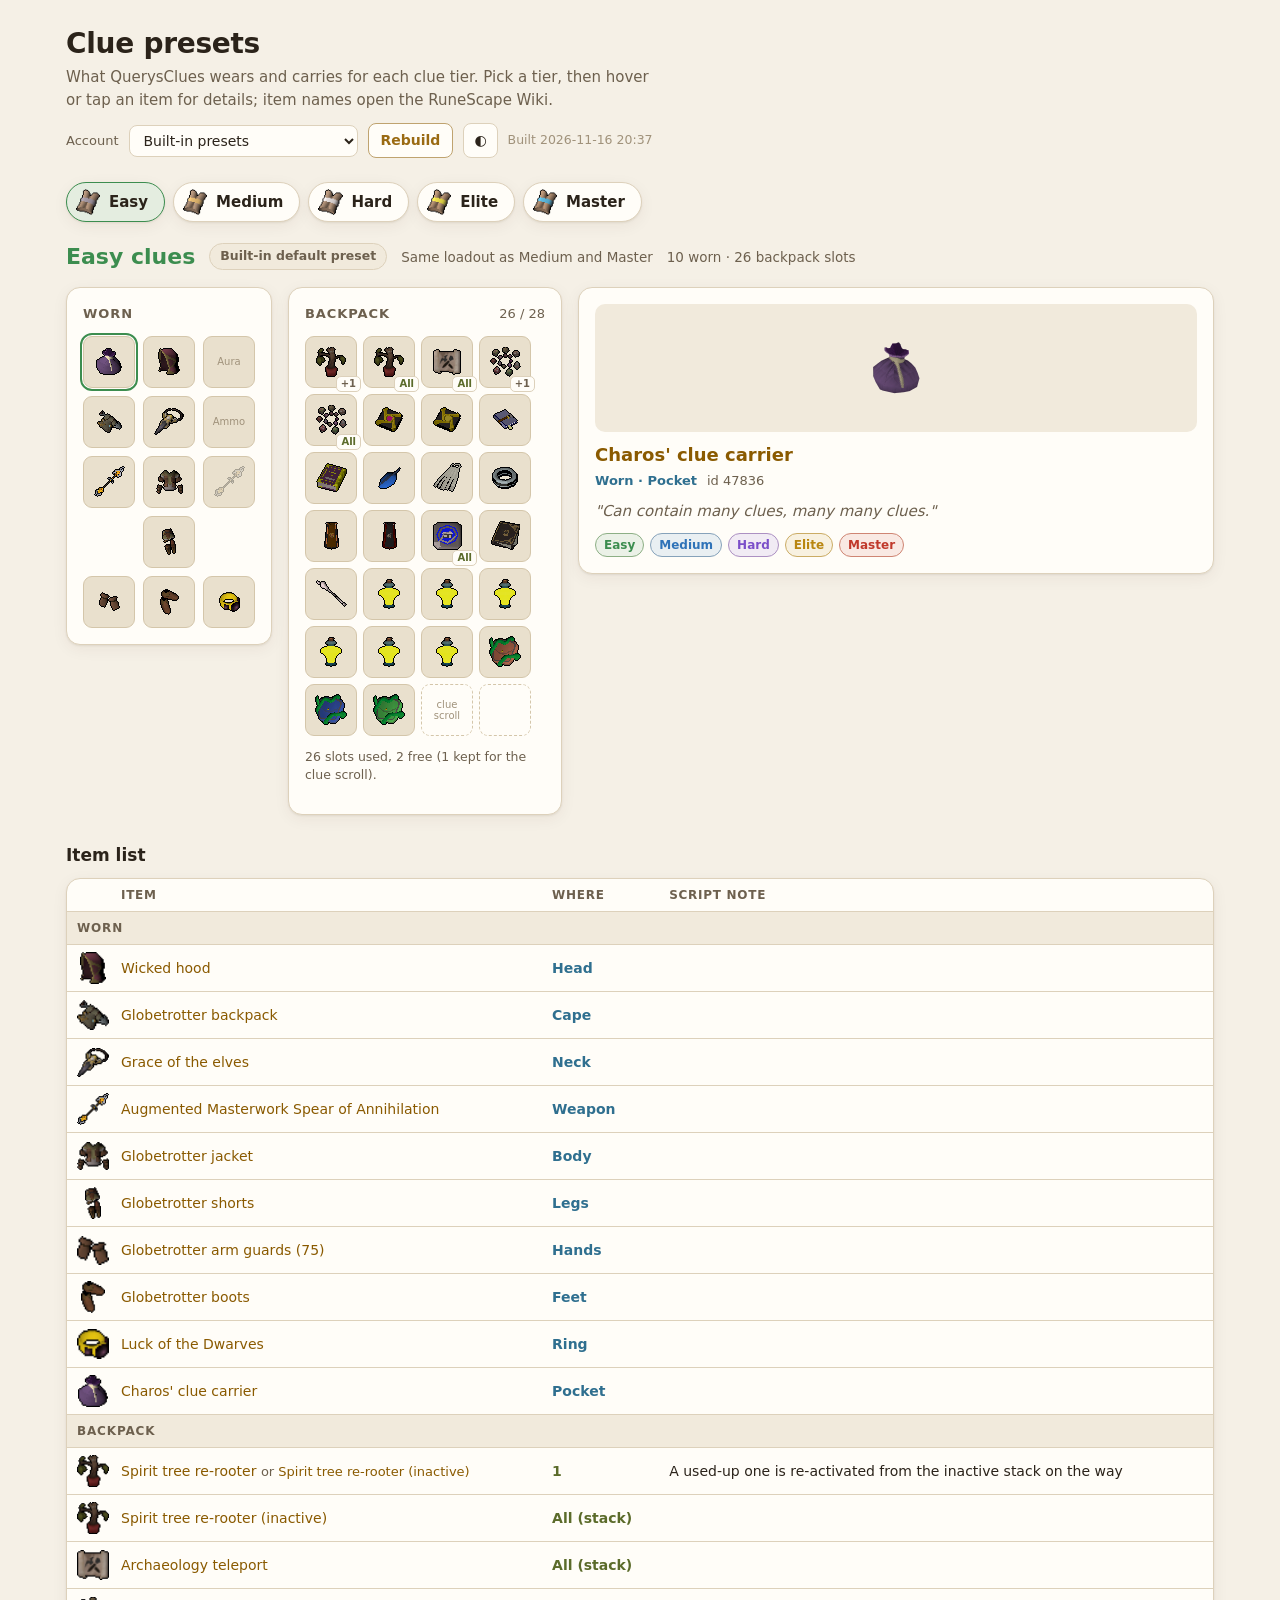
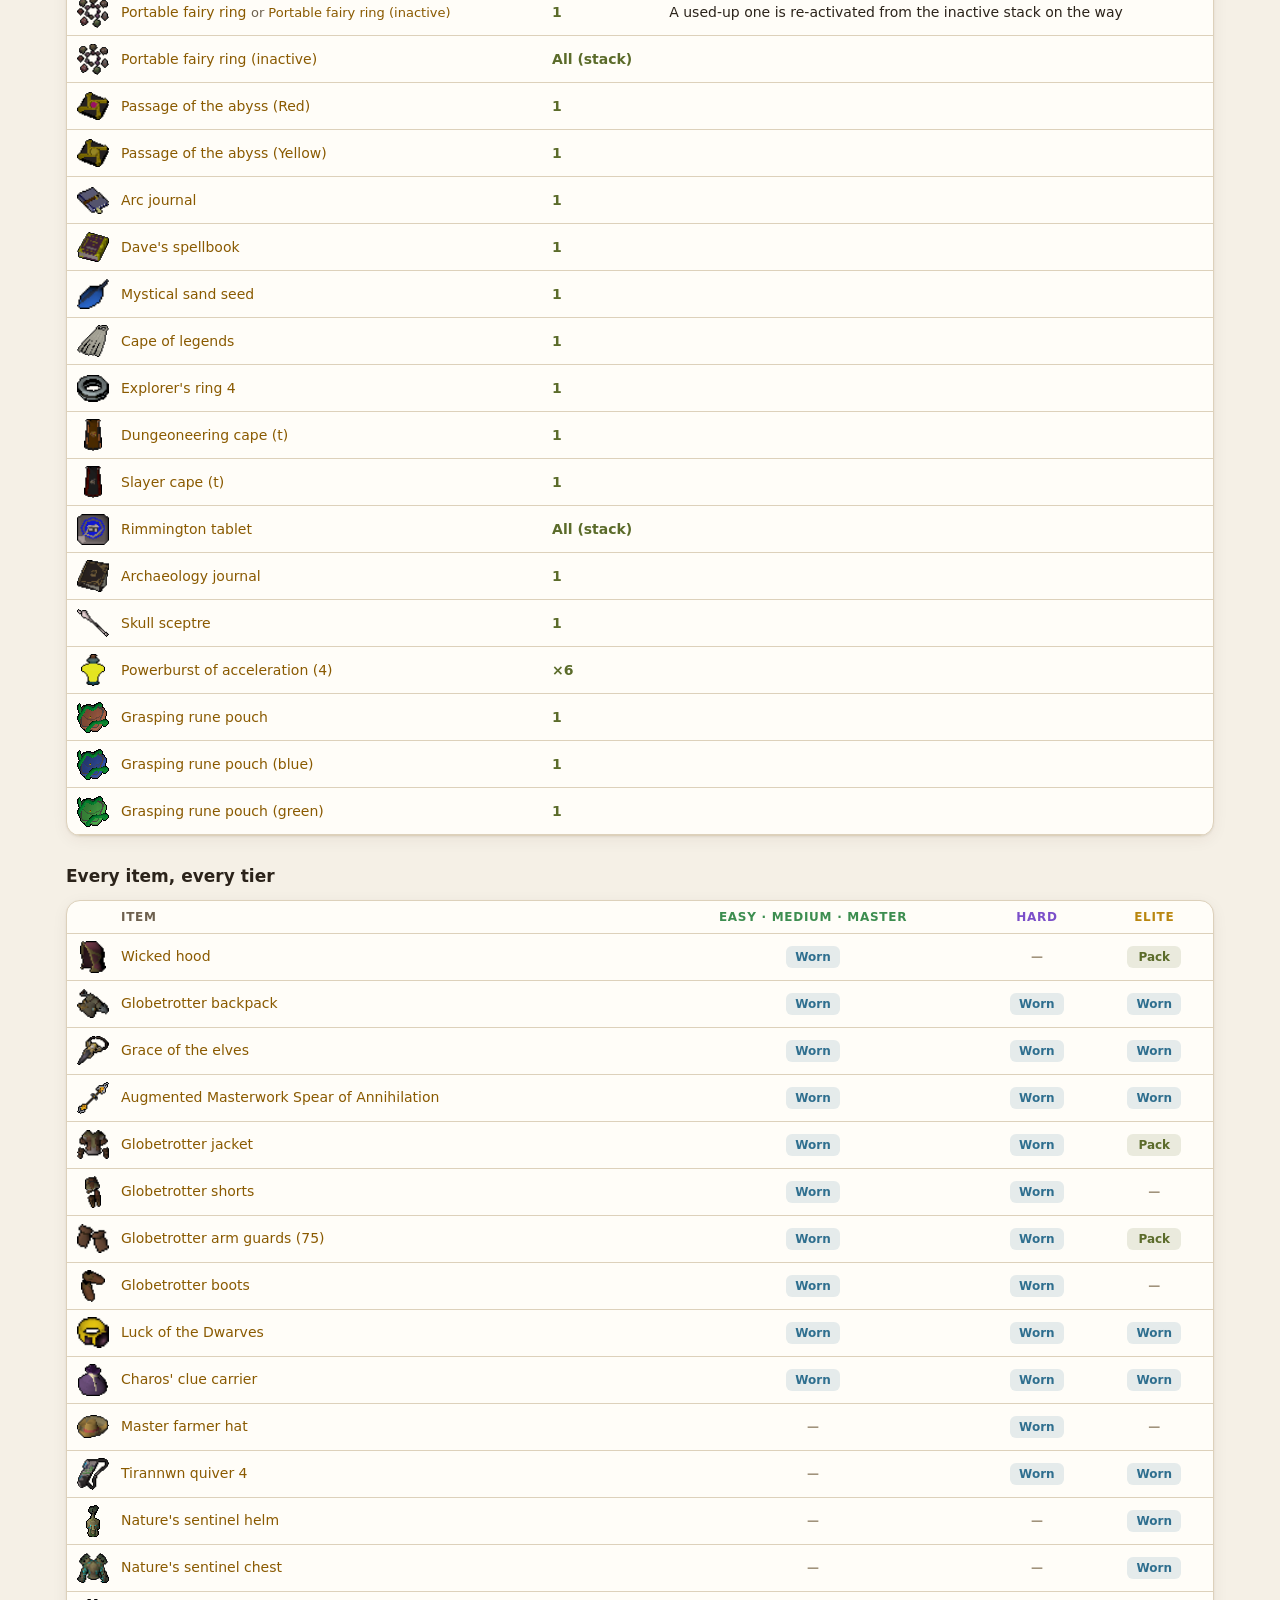
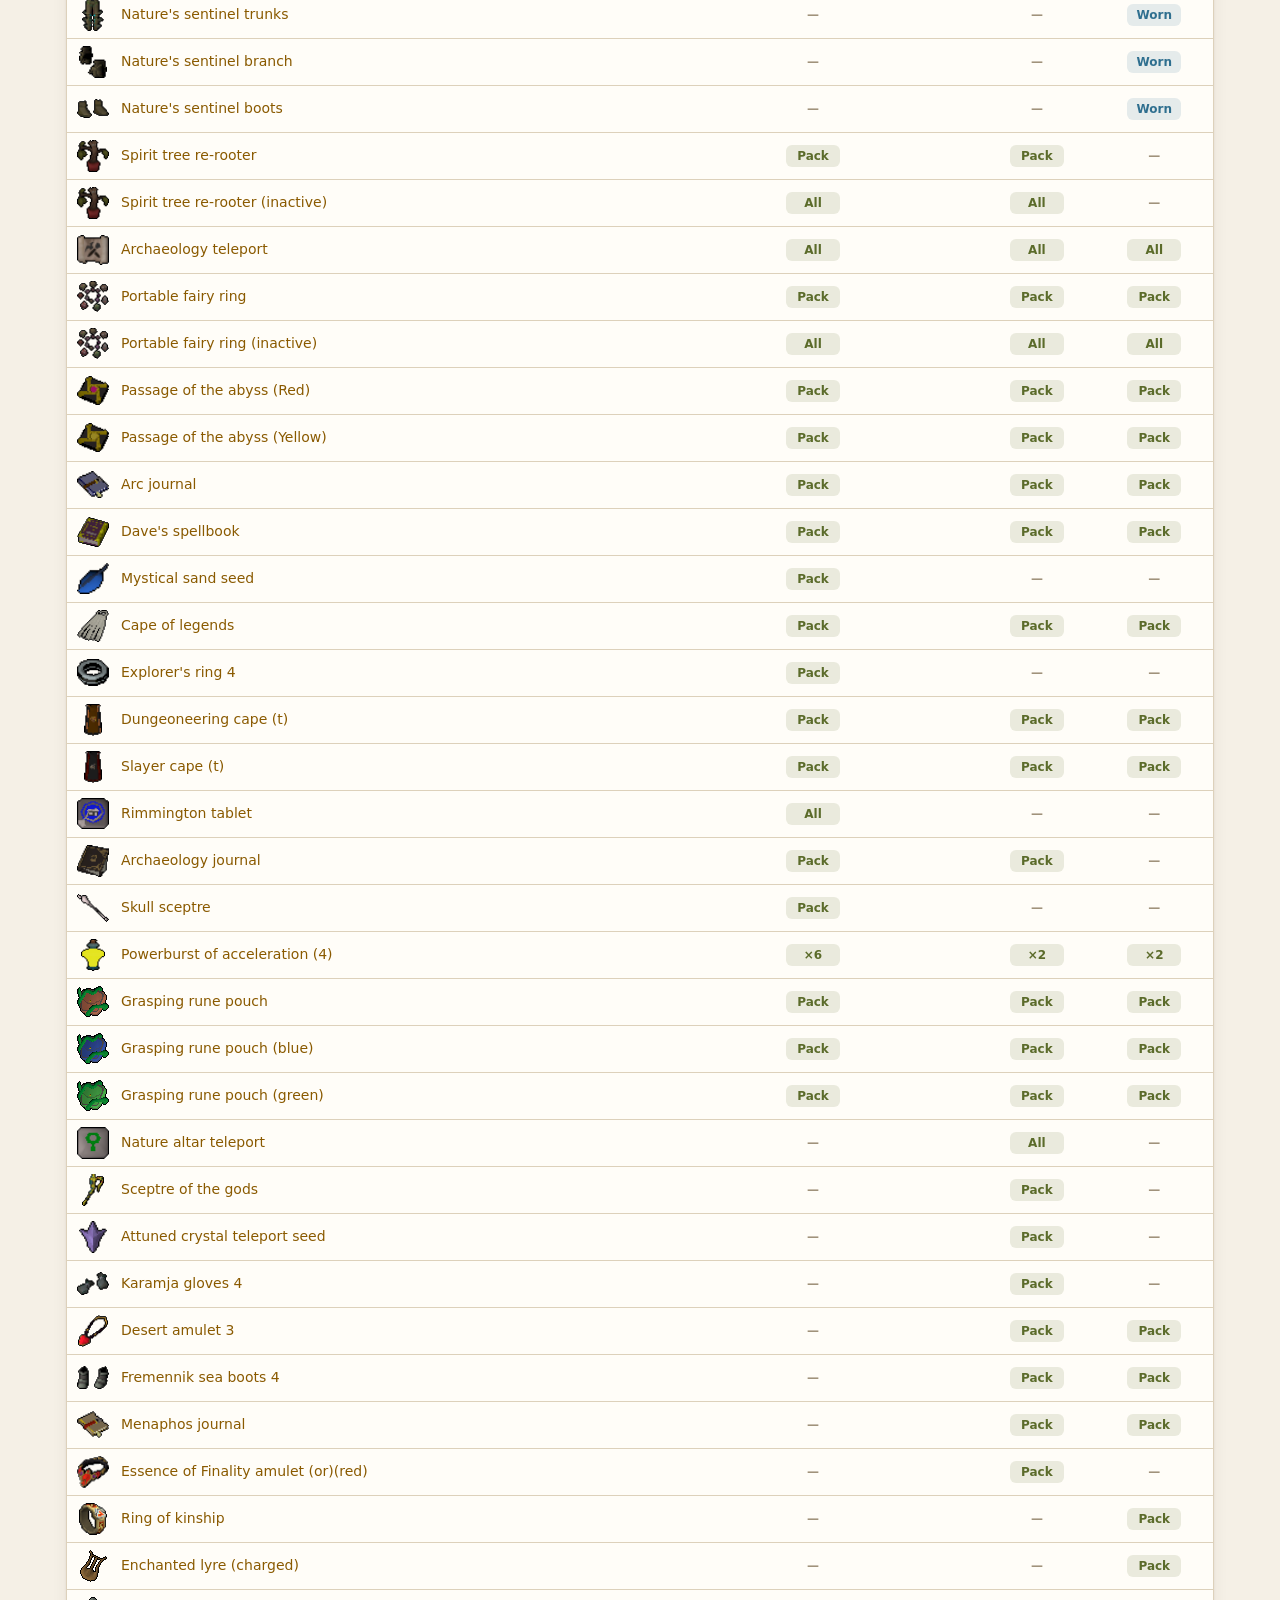
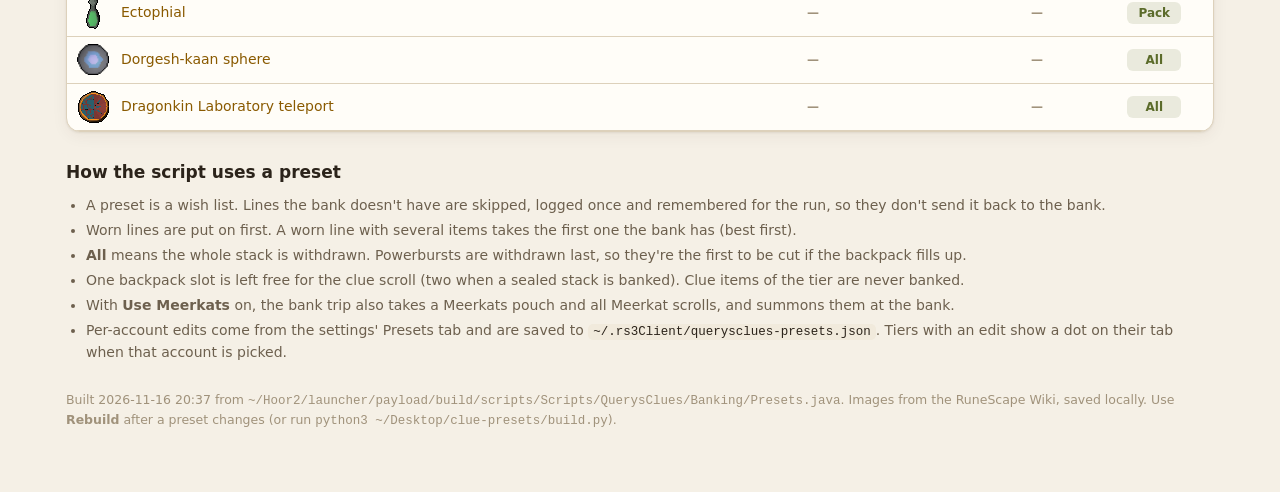
<file: clue-presets/index.html>
<!doctype html>
<html lang="en">
<head>
<meta charset="utf-8">
<meta name="viewport" content="width=device-width, initial-scale=1">
<meta name="app" content="clue-presets">
<title>Clue Presets</title>
<link rel="icon" href="icon.png">
<style>
:root {
  --bg: #f5f0e6;
  --panel: #fffdf8;
  --panel-2: #f1eadc;
  --slot: #e9e0cd;
  --slot-edge: #d4c6aa;
  --border: #ddd1bb;
  --text: #2b231a;
  --muted: #6d604e;
  --faint: #a0927b;
  --accent: #9a6a12;
  --link: #8a5a00;
  --worn: #2f6f8f;
  --pack: #5b6b2a;
  --warn: #a5401c;
  --shadow: 0 1px 2px rgba(60, 40, 10, .08), 0 4px 16px rgba(60, 40, 10, .06);
  --t-easy: #3c8d4f;
  --t-medium: #2f73b8;
  --t-hard: #7b4fc9;
  --t-elite: #b9860f;
  --t-master: #c0392b;
  color-scheme: light;
}
@media (prefers-color-scheme: dark) {
  :root:not([data-theme="light"]) {
    --bg: #15120e;
    --panel: #1e1a15;
    --panel-2: #26211a;
    --slot: #2d261d;
    --slot-edge: #3e3428;
    --border: #3a3127;
    --text: #ece4d4;
    --muted: #b0a28a;
    --faint: #776a57;
    --accent: #e0ad4a;
    --link: #e9b860;
    --worn: #6cb4d6;
    --pack: #a9bf62;
    --warn: #e5794f;
    --shadow: 0 1px 2px rgba(0,0,0,.4), 0 6px 20px rgba(0,0,0,.25);
    --t-easy: #5cc174;
    --t-medium: #5aa2e8;
    --t-hard: #a687ee;
    --t-elite: #e8b636;
    --t-master: #ee6a5a;
    color-scheme: dark;
  }
}
:root[data-theme="dark"] {
  --bg: #15120e; --panel: #1e1a15; --panel-2: #26211a; --slot: #2d261d; --slot-edge: #3e3428;
  --border: #3a3127; --text: #ece4d4; --muted: #b0a28a; --faint: #776a57; --accent: #e0ad4a;
  --link: #e9b860; --worn: #6cb4d6; --pack: #a9bf62; --warn: #e5794f;
  --shadow: 0 1px 2px rgba(0,0,0,.4), 0 6px 20px rgba(0,0,0,.25);
  --t-easy: #5cc174; --t-medium: #5aa2e8; --t-hard: #a687ee; --t-elite: #e8b636; --t-master: #ee6a5a;
  color-scheme: dark;
}

* { box-sizing: border-box; }
html { -webkit-text-size-adjust: 100%; }
body {
  margin: 0; background: var(--bg); color: var(--text);
  font: 15px/1.5 system-ui, -apple-system, "Segoe UI", Roboto, "Noto Sans", sans-serif;
}
a { color: var(--link); text-decoration: none; }
a:hover { text-decoration: underline; }
.wrap { max-width: 1180px; margin: 0 auto; padding: 28px 16px 64px; }

header.top { display: flex; flex-wrap: wrap; gap: 12px 24px; align-items: end; justify-content: space-between; }
h1 { font-size: 28px; line-height: 1.15; margin: 0; letter-spacing: -.01em; }
.sub { color: var(--muted); margin: 6px 0 0; max-width: 62ch; }
.controls { display: flex; gap: 10px; align-items: center; flex-wrap: wrap; }
.controls label { color: var(--muted); font-size: 13px; }
select, .themebtn {
  font: inherit; font-size: 14px; color: var(--text); background: var(--panel);
  border: 1px solid var(--border); border-radius: 8px; padding: 6px 10px;
}
.themebtn { cursor: pointer; }
.rebuild {
  font: inherit; font-size: 14px; font-weight: 600; cursor: pointer;
  color: var(--accent); background: var(--panel); border: 1px solid color-mix(in srgb, var(--accent) 45%, var(--border));
  border-radius: 8px; padding: 6px 12px;
}
.rebuild:hover:not(:disabled) { background: color-mix(in srgb, var(--accent) 12%, var(--panel)); }
.rebuild:disabled { cursor: default; opacity: .55; }
.built { color: var(--faint); font-size: 12.5px; }
.buildlog { margin: 14px 0 0; display: none; }
.buildlog.show { display: block; }
.buildlog pre {
  margin: 8px 0 0; max-height: 260px; overflow: auto; font-size: 12px; line-height: 1.45;
  background: var(--panel); border: 1px solid var(--border); border-radius: 10px; padding: 10px 12px; white-space: pre-wrap;
}
.buildlog .msg { font-size: 14px; font-weight: 600; }
.buildlog.err .msg { color: var(--warn); }

nav.tiers { display: flex; gap: 8px; margin: 24px 0 18px; flex-wrap: wrap; }
.tier-tab {
  --c: var(--accent);
  display: inline-flex; align-items: center; gap: 8px; cursor: pointer;
  font: inherit; font-weight: 600; color: var(--text);
  background: var(--panel); border: 1px solid var(--border); border-radius: 999px;
  padding: 6px 16px 6px 8px; box-shadow: var(--shadow);
  transition: border-color .15s, background .15s;
}
.tier-tab img { width: 26px; height: 26px; object-fit: contain; }
.tier-tab:hover { border-color: var(--c); }
.tier-tab[aria-selected="true"] { border-color: var(--c); background: color-mix(in srgb, var(--c) 14%, var(--panel)); }
.tier-tab .dot { width: 7px; height: 7px; border-radius: 50%; background: var(--c); display: none; }
.tier-tab.edited .dot { display: inline-block; }

.tier-head { display: flex; flex-wrap: wrap; gap: 8px 14px; align-items: center; margin-bottom: 14px; }
.tier-head h2 { margin: 0; font-size: 22px; color: var(--tc); }
.pill {
  font-size: 12.5px; font-weight: 600; padding: 3px 10px; border-radius: 999px;
  background: var(--panel-2); color: var(--muted); border: 1px solid var(--border);
}
.pill.edit { color: var(--warn); border-color: color-mix(in srgb, var(--warn) 40%, var(--border)); }
.stat { color: var(--muted); font-size: 13.5px; }

.board { display: grid; grid-template-columns: auto auto minmax(260px, 1fr); gap: 16px; align-items: start; }
.card {
  background: var(--panel); border: 1px solid var(--border); border-radius: 14px;
  padding: 16px; box-shadow: var(--shadow); min-width: 0;
}
.card h3 { margin: 0 0 12px; font-size: 13px; text-transform: uppercase; letter-spacing: .07em; color: var(--muted); display: flex; justify-content: space-between; gap: 10px; }
.card h3 span { text-transform: none; letter-spacing: 0; font-weight: 500; }

.slot {
  position: relative; width: 52px; height: 52px; border-radius: 9px;
  background: var(--slot); border: 1px solid var(--slot-edge);
  display: grid; place-items: center; padding: 0; cursor: default; font: inherit; color: inherit;
}
button.slot { cursor: pointer; }
button.slot:hover, button.slot:focus-visible, button.slot.sel { outline: 2px solid var(--tc); outline-offset: 1px; }
.slot img { max-width: 40px; max-height: 40px; image-rendering: auto; }
.slot .lbl { font-size: 10px; color: var(--faint); text-align: center; line-height: 1.1; padding: 2px; }
.slot.blocked img { opacity: .28; filter: grayscale(.6); }
.badge {
  position: absolute; font-size: 10px; font-weight: 700; line-height: 1; padding: 2px 4px; border-radius: 5px;
  background: var(--panel); border: 1px solid var(--border); color: var(--text);
}
.badge.tl { top: -5px; left: -5px; }
.badge.br { bottom: -5px; right: -5px; }
.badge.all { color: var(--pack); }
.badge.alt { color: var(--muted); }
.badge.clash { color: var(--warn); }

.equip { display: grid; grid-template-columns: repeat(3, 52px); gap: 8px; justify-content: center; }
.pack { display: grid; grid-template-columns: repeat(4, 52px); gap: 6px; }
.slot.free { background: transparent; border-style: dashed; }
.foot { margin-top: 12px; font-size: 12.5px; color: var(--muted); max-width: 240px; }
.foot.warn { color: var(--warn); }

.detail { position: sticky; top: 16px; }
.detail .art { height: 128px; display: grid; place-items: center; background: var(--panel-2); border-radius: 10px; margin-bottom: 12px; }
.detail .art img { max-height: 112px; max-width: 90%; }
.detail h4 { margin: 0; font-size: 18px; line-height: 1.25; }
.detail .meta { color: var(--muted); font-size: 13px; margin: 4px 0 10px; display: flex; flex-wrap: wrap; gap: 4px 10px; }
.detail .ex { font-style: italic; color: var(--muted); margin: 0 0 10px; }
.detail .note { margin: 0 0 10px; padding: 8px 10px; border-left: 3px solid var(--tc); background: var(--panel-2); border-radius: 0 8px 8px 0; font-size: 14px; }
.detail .alts { font-size: 13.5px; margin: 0 0 10px; }
.detail .tiers { display: flex; gap: 6px; flex-wrap: wrap; }
.detail .hint { color: var(--faint); text-align: center; padding: 40px 0; }
.tchip { font-size: 12px; font-weight: 600; padding: 2px 8px; border-radius: 999px; border: 1px solid var(--border); color: var(--faint); }
.tchip.on { color: var(--c); border-color: color-mix(in srgb, var(--c) 50%, var(--border)); background: color-mix(in srgb, var(--c) 10%, transparent); }
.where { font-weight: 600; }
.where.w { color: var(--worn); }
.where.p { color: var(--pack); }

section.block { margin-top: 28px; }
section.block > h3 { font-size: 17px; margin: 0 0 10px; }
.changes { display: grid; grid-template-columns: repeat(auto-fit, minmax(220px, 1fr)); gap: 12px; }
.changes .card h3 { margin-bottom: 8px; }
.chiprow { display: flex; flex-wrap: wrap; gap: 6px; }
.ichip {
  display: inline-flex; align-items: center; gap: 6px; padding: 3px 9px 3px 4px; border-radius: 8px;
  background: var(--panel-2); border: 1px solid var(--border); font-size: 13px; cursor: pointer; color: var(--text); font-family: inherit;
  text-align: left;
}
.ichip .n { white-space: nowrap; }
.ichip img { width: 22px; height: 22px; object-fit: contain; }
.ichip:hover, .ichip:focus-visible { border-color: var(--tc); outline: none; }
.none { color: var(--faint); font-size: 13.5px; }

table { width: 100%; border-collapse: collapse; font-size: 14px; }
th, td { text-align: left; padding: 7px 10px; border-bottom: 1px solid var(--border); vertical-align: middle; }
th { font-size: 12px; text-transform: uppercase; letter-spacing: .06em; color: var(--muted); font-weight: 600; }
tbody tr:hover { background: var(--panel-2); }
td.ic { width: 44px; padding-right: 0; }
td.ic img { width: 32px; height: 32px; object-fit: contain; display: block; }
td.num { color: var(--muted); font-variant-numeric: tabular-nums; white-space: nowrap; }
td .n { color: var(--muted); font-size: 13px; }
tr.grp td { background: var(--panel-2); font-weight: 700; font-size: 12px; text-transform: uppercase; letter-spacing: .07em; color: var(--muted); }
.tablewrap { overflow-x: auto; background: var(--panel); border: 1px solid var(--border); border-radius: 14px; box-shadow: var(--shadow); }
.matrix td.c { text-align: center; white-space: nowrap; }
.matrix th.c { text-align: center; }
.mk { display: inline-block; min-width: 54px; font-size: 12px; font-weight: 600; padding: 2px 8px; border-radius: 6px; }
.mk.w { color: var(--worn); background: color-mix(in srgb, var(--worn) 12%, transparent); }
.mk.p { color: var(--pack); background: color-mix(in srgb, var(--pack) 13%, transparent); }
.mk.x { color: var(--faint); }
.matrix th .tt { display: block; font-size: 11px; text-transform: none; letter-spacing: 0; color: var(--faint); font-weight: 500; }

.notes { color: var(--muted); font-size: 14px; }
.notes ul { margin: 0; padding-left: 20px; }
.notes li { margin: 4px 0; }
.notes code { font-size: 12.5px; background: var(--panel-2); padding: 1px 5px; border-radius: 5px; color: var(--text); }
footer { margin-top: 28px; color: var(--faint); font-size: 12.5px; }

@media (max-width: 980px) {
  .board { grid-template-columns: auto 1fr; }
  .detail { grid-column: 1 / -1; position: static; }
}
@media (max-width: 620px) {
  .board { grid-template-columns: 1fr; }
  .equip, .pack { justify-content: center; }
  .pack { grid-template-columns: repeat(4, 52px); justify-content: center; }
  .foot { max-width: none; text-align: center; }
  h1 { font-size: 24px; }
  .hide-sm { display: none; }
}
</style>
</head>
<body>
<div class="wrap">
  <header class="top">
    <div>
      <h1>Clue presets</h1>
      <p class="sub">What QuerysClues wears and carries for each clue tier. Pick a tier, then hover or tap an item for details; item names open the RuneScape Wiki.</p>
    </div>
    <div class="controls">
      <label for="acct">Account</label>
      <select id="acct"></select>
      <button class="rebuild" id="rebuild" type="button">Rebuild</button>
      <button class="themebtn" id="theme" type="button" title="Switch light/dark">◐</button>
      <span class="built" id="built"></span>
    </div>
  </header>
  <div class="buildlog" id="buildlog"><span class="msg" id="buildmsg"></span><pre id="buildout"></pre></div>

  <nav class="tiers" id="tabs" role="tablist" aria-label="Clue tier"></nav>

  <main id="tier"></main>

  <section class="block">
    <h3>Every item, every tier</h3>
    <div class="tablewrap"><table class="matrix" id="matrix"></table></div>
  </section>

  <section class="block notes">
    <h3 style="color:var(--text)">How the script uses a preset</h3>
    <ul>
      <li>A preset is a wish list. Lines the bank doesn't have are skipped, logged once and remembered for the run, so they don't send it back to the bank.</li>
      <li>Worn lines are put on first. A worn line with several items takes the first one the bank has (best first).</li>
      <li><b>All</b> means the whole stack is withdrawn. Powerbursts are withdrawn last, so they're the first to be cut if the backpack fills up.</li>
      <li>One backpack slot is left free for the clue scroll (two when a sealed stack is banked). Clue items of the tier are never banked.</li>
      <li>With <b>Use Meerkats</b> on, the bank trip also takes a Meerkats pouch and all Meerkat scrolls, and summons them at the bank.</li>
      <li>Per-account edits come from the settings' Presets tab and are saved to <code id="ovsrc"></code>. Tiers with an edit show a dot on their tab when that account is picked.</li>
    </ul>
  </section>

  <footer id="foot"></footer>
</div>

<script>
const D = {"generated": "2026-11-16 20:37", "tierIcons": {"EASY": "img/tier-easy.png", "MEDIUM": "img/tier-medium.png", "HARD": "img/tier-hard.png", "ELITE": "img/tier-elite.png", "MASTER": "img/tier-master.png"}, "source": "~/Hoor2/launcher/payload/build/scripts/Scripts/QuerysClues/Banking/Presets.java", "overridesSource": "~/.rs3Client/querysclues-presets.json", "tiers": ["EASY", "MEDIUM", "HARD", "ELITE", "MASTER"], "builtinFor": {"EASY": "DEFAULT", "MEDIUM": "DEFAULT", "HARD": "HARD", "ELITE": "ELITE", "MASTER": "DEFAULT"}, "presets": {"DEFAULT": {"doc": "Lachtopher's loadout as worn and carried on 2026-11-05; stackables withdraw the whole stack.", "entries": [{"worn": false, "all": false, "count": 1, "picks": [{"id": 41078}, {"id": 41077}], "comment": "Spirit tree re-rooter; a used-up one is re-activated from the inactive stack on the way (SpiritTreeRerooterNode)", "keys": ["id41078", "id41077"], "note": "A used-up one is re-activated from the inactive stack on the way"}, {"worn": false, "all": true, "count": 1, "picks": [{"id": 41077}], "comment": "Spirit tree re-rooter (inactive)", "keys": ["id41077"], "note": ""}, {"worn": false, "all": true, "count": 1, "picks": [{"id": 49935}], "comment": "Archaeology teleport", "keys": ["id49935"], "note": ""}, {"worn": false, "all": false, "count": 1, "picks": [{"id": 41076}, {"id": 41075}], "comment": "Portable fairy ring; a used-up one is re-activated from the inactive stack on the way (FairyRingNode)", "keys": ["id41076", "id41075"], "note": "A used-up one is re-activated from the inactive stack on the way"}, {"worn": false, "all": true, "count": 1, "picks": [{"id": 41075}], "comment": "Portable fairy ring (inactive)", "keys": ["id41075"], "note": ""}, {"worn": false, "all": false, "count": 1, "picks": [{"id": 44542}], "comment": "Passage of the abyss", "keys": ["id44542"], "note": ""}, {"worn": false, "all": false, "count": 1, "picks": [{"id": 44545}], "comment": "Passage of the abyss", "keys": ["id44545"], "note": ""}, {"worn": false, "all": false, "count": 1, "picks": [{"id": 37729}], "comment": "Arc journal", "keys": ["id37729"], "note": ""}, {"worn": false, "all": false, "count": 1, "picks": [{"id": 42604}], "comment": "Dave's spellbook", "keys": ["id42604"], "note": ""}, {"worn": false, "all": false, "count": 1, "picks": [{"id": 54004}], "comment": "Mystical sand seed", "keys": ["id54004"], "note": ""}, {"worn": false, "all": false, "count": 1, "picks": [{"id": 1052}], "comment": "Cape of legends", "keys": ["id1052"], "note": ""}, {"worn": false, "all": false, "count": 1, "picks": [{"id": 19760}], "comment": "Explorer's ring 4", "keys": ["id19760"], "note": ""}, {"worn": false, "all": false, "count": 1, "picks": [{"prefix": "Dungeoneering cape ("}], "comment": "", "keys": ["n-dungeoneering-cape"], "note": ""}, {"worn": false, "all": false, "count": 1, "picks": [{"prefix": "Slayer cape ("}], "comment": "", "keys": ["n-slayer-cape"], "note": ""}, {"worn": false, "all": true, "count": 1, "picks": [{"id": 18809}], "comment": "Rimmington tablet", "keys": ["id18809"], "note": ""}, {"worn": false, "all": false, "count": 1, "picks": [{"id": 49429}], "comment": "Archaeology journal", "keys": ["id49429"], "note": ""}, {"worn": false, "all": false, "count": 1, "picks": [{"id": 9013}], "comment": "Skull sceptre", "keys": ["id9013"], "note": ""}, {"worn": false, "all": false, "count": 6, "picks": [{"prefix": "Powerburst of acceleration ("}], "comment": "", "keys": ["n-powerburst-of-acceleration"], "note": ""}, {"worn": false, "all": false, "count": 1, "picks": [{"id": 52217}], "comment": "Grasping rune pouch", "keys": ["id52217"], "note": ""}, {"worn": false, "all": false, "count": 1, "picks": [{"id": 52220}], "comment": "Grasping rune pouch (blue)", "keys": ["id52220"], "note": ""}, {"worn": false, "all": false, "count": 1, "picks": [{"id": 52226}], "comment": "Grasping rune pouch (green)", "keys": ["id52226"], "note": ""}, {"worn": true, "all": false, "count": 1, "picks": [{"id": 22332}], "comment": "Wicked hood", "keys": ["id22332"], "note": ""}, {"worn": true, "all": false, "count": 1, "picks": [{"id": 42122}], "comment": "Globetrotter backpack", "keys": ["id42122"], "note": ""}, {"worn": true, "all": false, "count": 1, "picks": [{"id": 44550}], "comment": "Grace of the elves", "keys": ["id44550"], "note": ""}, {"worn": true, "all": false, "count": 1, "picks": [{"id": 50174}], "comment": "Augmented Masterwork Spear of Annihilation", "keys": ["id50174"], "note": ""}, {"worn": true, "all": false, "count": 1, "picks": [{"id": 42114}], "comment": "Globetrotter jacket", "keys": ["id42114"], "note": ""}, {"worn": true, "all": false, "count": 1, "picks": [{"id": 42118}], "comment": "Globetrotter shorts", "keys": ["id42118"], "note": ""}, {"worn": true, "all": false, "count": 1, "picks": [{"id": 42106}], "comment": "Globetrotter arm guards", "keys": ["id42106"], "note": ""}, {"worn": true, "all": false, "count": 1, "picks": [{"id": 42110}], "comment": "Globetrotter boots", "keys": ["id42110"], "note": ""}, {"worn": true, "all": false, "count": 1, "picks": [{"id": 39812}], "comment": "Luck of the Dwarves", "keys": ["id39812"], "note": ""}, {"worn": true, "all": false, "count": 1, "picks": [{"id": 47836}], "comment": "", "keys": ["id47836"], "note": ""}]}, "HARD": {"doc": "Lachtopher's hard-clue loadout as worn and carried on 2026-11-05 (backpack order); stackables withdraw the whole stack.", "entries": [{"worn": false, "all": true, "count": 1, "picks": [{"id": 49935}], "comment": "Archaeology teleport", "keys": ["id49935"], "note": ""}, {"worn": false, "all": false, "count": 1, "picks": [{"prefix": "Slayer cape ("}], "comment": "", "keys": ["n-slayer-cape"], "note": ""}, {"worn": false, "all": false, "count": 1, "picks": [{"id": 41078}, {"id": 41077}], "comment": "Spirit tree re-rooter; a used-up one is re-activated from the inactive stack on the way (SpiritTreeRerooterNode)", "keys": ["id41078", "id41077"], "note": "A used-up one is re-activated from the inactive stack on the way"}, {"worn": false, "all": true, "count": 1, "picks": [{"id": 41077}], "comment": "Spirit tree re-rooter (inactive)", "keys": ["id41077"], "note": ""}, {"worn": false, "all": false, "count": 1, "picks": [{"id": 49429}], "comment": "Archaeology journal", "keys": ["id49429"], "note": ""}, {"worn": false, "all": false, "count": 1, "picks": [{"id": 41076}, {"id": 41075}], "comment": "Portable fairy ring; a used-up one is re-activated from the inactive stack on the way (FairyRingNode)", "keys": ["id41076", "id41075"], "note": "A used-up one is re-activated from the inactive stack on the way"}, {"worn": false, "all": true, "count": 1, "picks": [{"id": 41075}], "comment": "Portable fairy ring (inactive)", "keys": ["id41075"], "note": ""}, {"worn": false, "all": false, "count": 1, "picks": [{"id": 42604}], "comment": "Dave's spellbook", "keys": ["id42604"], "note": ""}, {"worn": false, "all": true, "count": 1, "picks": [{"id": 13607}], "comment": "Nature altar teleport", "keys": ["id13607"], "note": ""}, {"worn": false, "all": false, "count": 1, "picks": [{"id": 21536}], "comment": "Sceptre of the gods", "keys": ["id21536"], "note": ""}, {"worn": false, "all": false, "count": 1, "picks": [{"id": 44545}], "comment": "Passage of the abyss", "keys": ["id44545"], "note": ""}, {"worn": false, "all": false, "count": 1, "picks": [{"id": 44542}], "comment": "Passage of the abyss", "keys": ["id44542"], "note": ""}, {"worn": false, "all": false, "count": 1, "picks": [{"id": 39784}], "comment": "Attuned crystal teleport seed", "keys": ["id39784"], "note": ""}, {"worn": false, "all": false, "count": 1, "picks": [{"id": 19754}], "comment": "Karamja gloves 4", "keys": ["id19754"], "note": ""}, {"worn": false, "all": false, "count": 1, "picks": [{"id": 1052}], "comment": "Cape of legends", "keys": ["id1052"], "note": ""}, {"worn": false, "all": false, "count": 1, "picks": [{"id": 27095}], "comment": "Desert amulet 3", "keys": ["id27095"], "note": ""}, {"worn": false, "all": false, "count": 1, "picks": [{"id": 19766}], "comment": "Fremennik sea boots 4", "keys": ["id19766"], "note": ""}, {"worn": false, "all": false, "count": 1, "picks": [{"prefix": "Dungeoneering cape ("}], "comment": "", "keys": ["n-dungeoneering-cape"], "note": ""}, {"worn": false, "all": false, "count": 1, "picks": [{"id": 37729}], "comment": "Arc journal", "keys": ["id37729"], "note": ""}, {"worn": false, "all": false, "count": 1, "picks": [{"id": 40202}], "comment": "Menaphos journal", "keys": ["id40202"], "note": ""}, {"worn": false, "all": false, "count": 1, "picks": [{"id": 51065}], "comment": "Essence of Finality amulet (or)(red)", "keys": ["id51065"], "note": ""}, {"worn": false, "all": false, "count": 1, "picks": [{"id": 52226}], "comment": "Grasping rune pouch (green) - the pouches carry the", "keys": ["id52226"], "note": "Carries the law/fire runes for Trollheim Teleport (clue 3528's dig spot)"}, {"worn": false, "all": false, "count": 1, "picks": [{"id": 52220}], "comment": "Grasping rune pouch (blue)    law/fire runes for Trollheim", "keys": ["id52220"], "note": "Carries the law/fire runes for Trollheim Teleport (clue 3528's dig spot)"}, {"worn": false, "all": false, "count": 1, "picks": [{"id": 52217}], "comment": "Grasping rune pouch           Teleport (clue 3528's dig spot)", "keys": ["id52217"], "note": "Carries the law/fire runes for Trollheim Teleport (clue 3528's dig spot)"}, {"worn": false, "all": false, "count": 2, "picks": [{"prefix": "Powerburst of acceleration ("}], "comment": "", "keys": ["n-powerburst-of-acceleration"], "note": ""}, {"worn": true, "all": false, "count": 1, "picks": [{"id": 44017}], "comment": "Master farmer hat", "keys": ["id44017"], "note": ""}, {"worn": true, "all": false, "count": 1, "picks": [{"id": 42122}], "comment": "Globetrotter backpack", "keys": ["id42122"], "note": ""}, {"worn": true, "all": false, "count": 1, "picks": [{"id": 44550}], "comment": "Grace of the elves", "keys": ["id44550"], "note": ""}, {"worn": true, "all": false, "count": 1, "picks": [{"id": 50174}], "comment": "Augmented Masterwork Spear of Annihilation", "keys": ["id50174"], "note": ""}, {"worn": true, "all": false, "count": 1, "picks": [{"id": 42114}], "comment": "Globetrotter jacket", "keys": ["id42114"], "note": ""}, {"worn": true, "all": false, "count": 1, "picks": [{"id": 42118}], "comment": "Globetrotter shorts", "keys": ["id42118"], "note": ""}, {"worn": true, "all": false, "count": 1, "picks": [{"id": 42106}], "comment": "Globetrotter arm guards", "keys": ["id42106"], "note": ""}, {"worn": true, "all": false, "count": 1, "picks": [{"id": 42110}], "comment": "Globetrotter boots", "keys": ["id42110"], "note": ""}, {"worn": true, "all": false, "count": 1, "picks": [{"id": 39812}], "comment": "Luck of the Dwarves", "keys": ["id39812"], "note": ""}, {"worn": true, "all": false, "count": 1, "picks": [{"id": 33722}], "comment": "Tirannwn quiver 4", "keys": ["id33722"], "note": ""}, {"worn": true, "all": false, "count": 1, "picks": [{"id": 47836}], "comment": "", "keys": ["id47836"], "note": ""}]}, "ELITE": {"doc": "Lachtopher's elite-clue loadout as worn and carried on 2026-11-05 (backpack order); stackables withdraw the whole stack.", "entries": [{"worn": false, "all": false, "count": 1, "picks": [{"id": 15707}], "comment": "Ring of kinship", "keys": ["id15707"], "note": ""}, {"worn": false, "all": false, "count": 1, "picks": [{"id": 22332}], "comment": "Wicked hood", "keys": ["id22332"], "note": ""}, {"worn": false, "all": false, "count": 1, "picks": [{"id": 27095}], "comment": "Desert amulet 3", "keys": ["id27095"], "note": ""}, {"worn": false, "all": false, "count": 1, "picks": [{"id": 44545}], "comment": "Passage of the abyss", "keys": ["id44545"], "note": ""}, {"worn": false, "all": false, "count": 1, "picks": [{"id": 44542}], "comment": "Passage of the abyss", "keys": ["id44542"], "note": ""}, {"worn": false, "all": false, "count": 1, "picks": [{"id": 51275}], "comment": "Enchanted lyre", "keys": ["id51275"], "note": ""}, {"worn": false, "all": true, "count": 1, "picks": [{"id": 49935}], "comment": "Archaeology teleport", "keys": ["id49935"], "note": ""}, {"worn": false, "all": false, "count": 1, "picks": [{"id": 4251}], "comment": "Ectophial", "keys": ["id4251"], "note": ""}, {"worn": false, "all": false, "count": 1, "picks": [{"id": 41076}, {"id": 41075}], "comment": "Portable fairy ring; a used-up one is re-activated from the inactive stack on the way (FairyRingNode)", "keys": ["id41076", "id41075"], "note": "A used-up one is re-activated from the inactive stack on the way"}, {"worn": false, "all": true, "count": 1, "picks": [{"id": 41075}], "comment": "Portable fairy ring (inactive)", "keys": ["id41075"], "note": ""}, {"worn": false, "all": true, "count": 1, "picks": [{"id": 10972}], "comment": "Dorgesh-kaan sphere", "keys": ["id10972"], "note": ""}, {"worn": false, "all": false, "count": 1, "picks": [{"id": 42604}], "comment": "Dave's spellbook", "keys": ["id42604"], "note": ""}, {"worn": false, "all": false, "count": 1, "picks": [{"id": 19766}], "comment": "Fremennik sea boots 4", "keys": ["id19766"], "note": ""}, {"worn": false, "all": true, "count": 1, "picks": [{"id": 43375}], "comment": "Dragonkin Laboratory teleport", "keys": ["id43375"], "note": ""}, {"worn": false, "all": false, "count": 1, "picks": [{"id": 1052}], "comment": "Cape of legends", "keys": ["id1052"], "note": ""}, {"worn": false, "all": false, "count": 1, "picks": [{"prefix": "Slayer cape ("}], "comment": "", "keys": ["n-slayer-cape"], "note": ""}, {"worn": false, "all": false, "count": 1, "picks": [{"prefix": "Dungeoneering cape ("}], "comment": "", "keys": ["n-dungeoneering-cape"], "note": ""}, {"worn": false, "all": false, "count": 1, "picks": [{"id": 37729}], "comment": "Arc journal", "keys": ["id37729"], "note": ""}, {"worn": false, "all": false, "count": 1, "picks": [{"id": 40202}], "comment": "Menaphos journal", "keys": ["id40202"], "note": ""}, {"worn": false, "all": false, "count": 1, "picks": [{"id": 42114}], "comment": "Globetrotter jacket", "keys": ["id42114"], "note": ""}, {"worn": false, "all": false, "count": 1, "picks": [{"id": 42106}], "comment": "Globetrotter arm guards", "keys": ["id42106"], "note": ""}, {"worn": false, "all": false, "count": 2, "picks": [{"prefix": "Powerburst of acceleration ("}], "comment": "", "keys": ["n-powerburst-of-acceleration"], "note": ""}, {"worn": false, "all": false, "count": 1, "picks": [{"id": 52226}], "comment": "Grasping rune pouch (green)", "keys": ["id52226"], "note": ""}, {"worn": false, "all": false, "count": 1, "picks": [{"id": 52217}], "comment": "Grasping rune pouch", "keys": ["id52217"], "note": ""}, {"worn": false, "all": false, "count": 1, "picks": [{"id": 52220}], "comment": "Grasping rune pouch (blue)", "keys": ["id52220"], "note": ""}, {"worn": true, "all": false, "count": 1, "picks": [{"id": 39745}], "comment": "Nature's sentinel helm", "keys": ["id39745"], "note": ""}, {"worn": true, "all": false, "count": 1, "picks": [{"id": 42122}], "comment": "Globetrotter backpack", "keys": ["id42122"], "note": ""}, {"worn": true, "all": false, "count": 1, "picks": [{"id": 44550}], "comment": "Grace of the elves", "keys": ["id44550"], "note": ""}, {"worn": true, "all": false, "count": 1, "picks": [{"id": 50174}], "comment": "Augmented Masterwork Spear of Annihilation", "keys": ["id50174"], "note": ""}, {"worn": true, "all": false, "count": 1, "picks": [{"id": 39746}], "comment": "Nature's sentinel chest", "keys": ["id39746"], "note": ""}, {"worn": true, "all": false, "count": 1, "picks": [{"id": 39747}], "comment": "Nature's sentinel trunks", "keys": ["id39747"], "note": ""}, {"worn": true, "all": false, "count": 1, "picks": [{"id": 39748}], "comment": "Nature's sentinel branch", "keys": ["id39748"], "note": ""}, {"worn": true, "all": false, "count": 1, "picks": [{"id": 39749}], "comment": "Nature's sentinel boots", "keys": ["id39749"], "note": ""}, {"worn": true, "all": false, "count": 1, "picks": [{"id": 39812}], "comment": "Luck of the Dwarves", "keys": ["id39812"], "note": ""}, {"worn": true, "all": false, "count": 1, "picks": [{"id": 33722}], "comment": "Tirannwn quiver 4", "keys": ["id33722"], "note": ""}, {"worn": true, "all": false, "count": 1, "picks": [{"id": 47836}], "comment": "", "keys": ["id47836"], "note": ""}]}}, "accounts": {"RuneTekk": {"ELITE": [{"worn": false, "all": false, "count": 1, "picks": [{"id": 15707}], "comment": "", "meerkats": false, "keys": ["id15707"]}, {"worn": false, "all": false, "count": 1, "picks": [{"id": 22332}], "comment": "", "meerkats": false, "keys": ["id22332"]}, {"worn": false, "all": false, "count": 1, "picks": [{"id": 27095}], "comment": "", "meerkats": false, "keys": ["id27095"]}, {"worn": false, "all": false, "count": 1, "picks": [{"id": 44545}], "comment": "", "meerkats": false, "keys": ["id44545"]}, {"worn": false, "all": false, "count": 1, "picks": [{"id": 44542}], "comment": "", "meerkats": false, "keys": ["id44542"]}, {"worn": false, "all": false, "count": 1, "picks": [{"id": 51275}], "comment": "", "meerkats": false, "keys": ["id51275"]}, {"worn": false, "all": true, "count": 1, "picks": [{"id": 49935}], "comment": "", "meerkats": false, "keys": ["id49935"]}, {"worn": false, "all": false, "count": 1, "picks": [{"id": 4251}], "comment": "", "meerkats": false, "keys": ["id4251"]}, {"worn": false, "all": false, "count": 1, "picks": [{"id": 41076}, {"id": 41075}], "comment": "", "meerkats": false, "keys": ["id41076", "id41075"]}, {"worn": false, "all": true, "count": 1, "picks": [{"id": 41075}], "comment": "", "meerkats": false, "keys": ["id41075"]}, {"worn": false, "all": true, "count": 1, "picks": [{"id": 10972}], "comment": "", "meerkats": false, "keys": ["id10972"]}, {"worn": false, "all": false, "count": 1, "picks": [{"id": 42604}], "comment": "", "meerkats": false, "keys": ["id42604"]}, {"worn": false, "all": false, "count": 1, "picks": [{"id": 19766}], "comment": "", "meerkats": false, "keys": ["id19766"]}, {"worn": false, "all": true, "count": 1, "picks": [{"id": 43375}], "comment": "", "meerkats": false, "keys": ["id43375"]}, {"worn": false, "all": false, "count": 1, "picks": [{"id": 1052}], "comment": "", "meerkats": false, "keys": ["id1052"]}, {"worn": false, "all": false, "count": 1, "picks": [{"prefix": "Slayer cape ("}], "comment": "", "meerkats": false, "keys": ["n-slayer-cape"]}, {"worn": false, "all": false, "count": 1, "picks": [{"prefix": "Dungeoneering cape ("}], "comment": "", "meerkats": false, "keys": ["n-dungeoneering-cape"]}, {"worn": false, "all": false, "count": 1, "picks": [{"id": 37729}], "comment": "", "meerkats": false, "keys": ["id37729"]}, {"worn": false, "all": false, "count": 1, "picks": [{"id": 40202}], "comment": "", "meerkats": false, "keys": ["id40202"]}, {"worn": false, "all": false, "count": 1, "picks": [{"id": 42114}], "comment": "", "meerkats": false, "keys": ["id42114"]}, {"worn": false, "all": false, "count": 1, "picks": [{"id": 42106}], "comment": "", "meerkats": false, "keys": ["id42106"]}, {"worn": false, "all": false, "count": 2, "picks": [{"prefix": "Powerburst of acceleration ("}], "comment": "", "meerkats": false, "keys": ["n-powerburst-of-acceleration"]}, {"worn": false, "all": false, "count": 1, "picks": [{"id": 52226}], "comment": "", "meerkats": false, "keys": ["id52226"]}, {"worn": false, "all": false, "count": 1, "picks": [{"id": 52217}], "comment": "", "meerkats": false, "keys": ["id52217"]}, {"worn": false, "all": false, "count": 1, "picks": [{"id": 52220}], "comment": "", "meerkats": false, "keys": ["id52220"]}, {"worn": true, "all": false, "count": 1, "picks": [{"id": 39745}], "comment": "", "meerkats": false, "keys": ["id39745"]}, {"worn": true, "all": false, "count": 1, "picks": [{"id": 42122}], "comment": "", "meerkats": false, "keys": ["id42122"]}, {"worn": true, "all": false, "count": 1, "picks": [{"id": 44550}], "comment": "", "meerkats": false, "keys": ["id44550"]}, {"worn": true, "all": false, "count": 1, "picks": [{"id": 36611}, {"id": 50174}], "comment": "", "meerkats": false, "keys": ["id36611", "id50174"]}, {"worn": true, "all": false, "count": 1, "picks": [{"id": 39746}], "comment": "", "meerkats": false, "keys": ["id39746"]}, {"worn": true, "all": false, "count": 1, "picks": [{"id": 39747}], "comment": "", "meerkats": false, "keys": ["id39747"]}, {"worn": true, "all": false, "count": 1, "picks": [{"id": 39748}], "comment": "", "meerkats": false, "keys": ["id39748"]}, {"worn": true, "all": false, "count": 1, "picks": [{"id": 39749}], "comment": "", "meerkats": false, "keys": ["id39749"]}, {"worn": true, "all": false, "count": 1, "picks": [{"id": 39812}], "comment": "", "meerkats": false, "keys": ["id39812"]}, {"worn": true, "all": false, "count": 1, "picks": [{"id": 33722}], "comment": "", "meerkats": false, "keys": ["id33722"]}, {"worn": true, "all": false, "count": 1, "picks": [{"id": 47836}], "comment": "", "meerkats": false, "keys": ["id47836"]}, {"worn": true, "all": false, "count": 1, "picks": [{"prefix": "Ring of Fortune"}], "comment": "", "meerkats": false, "keys": ["n-ring-of-fortune"]}, {"worn": true, "all": false, "count": 1, "picks": [{"id": 4551}], "comment": "", "meerkats": false, "keys": ["id4551"]}, {"worn": false, "all": false, "count": 1, "picks": [{"id": 772}], "comment": "", "meerkats": false, "keys": ["id772"]}, {"worn": false, "all": false, "count": 1, "picks": [{"id": 49429}], "comment": "", "meerkats": false, "keys": ["id49429"]}, {"worn": true, "all": false, "count": 1, "picks": [{"id": 42105}], "comment": "", "meerkats": false, "keys": ["id42105"]}]}, "86TheSuxors": {"ELITE": [{"worn": true, "all": false, "count": 1, "picks": [{"id": 39745}], "comment": "", "meerkats": false, "keys": ["id39745"]}, {"worn": true, "all": false, "count": 1, "picks": [{"id": 42122}], "comment": "", "meerkats": false, "keys": ["id42122"]}, {"worn": true, "all": false, "count": 1, "picks": [{"id": 44550}], "comment": "", "meerkats": false, "keys": ["id44550"]}, {"worn": true, "all": false, "count": 1, "picks": [{"id": 59352}], "comment": "", "meerkats": false, "keys": ["id59352"]}, {"worn": true, "all": false, "count": 1, "picks": [{"id": 39746}], "comment": "", "meerkats": false, "keys": ["id39746"]}, {"worn": true, "all": false, "count": 1, "picks": [{"id": 39747}], "comment": "", "meerkats": false, "keys": ["id39747"]}, {"worn": true, "all": false, "count": 1, "picks": [{"id": 39748}], "comment": "", "meerkats": false, "keys": ["id39748"]}, {"worn": true, "all": false, "count": 1, "picks": [{"id": 39749}], "comment": "", "meerkats": false, "keys": ["id39749"]}, {"worn": true, "all": false, "count": 1, "picks": [{"id": 39814}], "comment": "", "meerkats": false, "keys": ["id39814"]}, {"worn": true, "all": false, "count": 1, "picks": [{"id": 33722}], "comment": "", "meerkats": false, "keys": ["id33722"]}, {"worn": true, "all": false, "count": 1, "picks": [{"id": 47836}], "comment": "", "meerkats": false, "keys": ["id47836"]}, {"worn": false, "all": false, "count": 1, "picks": [{"id": 15707}], "comment": "", "meerkats": false, "keys": ["id15707"]}, {"worn": false, "all": false, "count": 1, "picks": [{"id": 22332}], "comment": "", "meerkats": false, "keys": ["id22332"]}, {"worn": false, "all": false, "count": 1, "picks": [{"id": 27096}], "comment": "", "meerkats": false, "keys": ["id27096"]}, {"worn": false, "all": false, "count": 1, "picks": [{"id": 44542}], "comment": "", "meerkats": false, "keys": ["id44542"]}, {"worn": false, "all": false, "count": 1, "picks": [{"id": 44544}], "comment": "", "meerkats": false, "keys": ["id44544"]}, {"worn": false, "all": false, "count": 1, "picks": [{"id": 51276}], "comment": "", "meerkats": false, "keys": ["id51276"]}, {"worn": false, "all": true, "count": 1, "picks": [{"id": 18814}], "comment": "", "meerkats": false, "keys": ["id18814"]}, {"worn": false, "all": true, "count": 1, "picks": [{"id": 49935}], "comment": "", "meerkats": false, "keys": ["id49935"]}, {"worn": false, "all": true, "count": 1, "picks": [{"id": 10972}], "comment": "", "meerkats": false, "keys": ["id10972"]}, {"worn": false, "all": false, "count": 1, "picks": [{"id": 41076}], "comment": "", "meerkats": false, "keys": ["id41076"]}, {"worn": false, "all": true, "count": 1, "picks": [{"id": 41075}], "comment": "", "meerkats": false, "keys": ["id41075"]}, {"worn": false, "all": false, "count": 1, "picks": [{"id": 53919}], "comment": "", "meerkats": false, "keys": ["id53919"]}, {"worn": false, "all": false, "count": 1, "picks": [{"id": 42604}], "comment": "", "meerkats": false, "keys": ["id42604"]}, {"worn": false, "all": false, "count": 1, "picks": [{"id": 42114}], "comment": "", "meerkats": false, "keys": ["id42114"]}, {"worn": false, "all": false, "count": 1, "picks": [{"id": 42106}], "comment": "", "meerkats": false, "keys": ["id42106"]}, {"worn": false, "all": false, "count": 1, "picks": [{"id": 52223}], "comment": "", "meerkats": false, "keys": ["id52223"]}, {"worn": false, "all": false, "count": 1, "picks": [{"id": 39784}], "comment": "", "meerkats": false, "keys": ["id39784"]}, {"worn": false, "all": false, "count": 1, "picks": [{"id": 37729}], "comment": "", "meerkats": false, "keys": ["id37729"]}, {"worn": false, "all": false, "count": 1, "picks": [{"id": 40202}], "comment": "", "meerkats": false, "keys": ["id40202"]}, {"worn": false, "all": true, "count": 1, "picks": [{"id": 41077}], "comment": "", "meerkats": false, "keys": ["id41077"]}, {"worn": false, "all": false, "count": 1, "picks": [{"id": 41078}], "comment": "", "meerkats": false, "keys": ["id41078"]}, {"worn": false, "all": false, "count": 1, "picks": [{"id": 42379}], "comment": "", "meerkats": false, "keys": ["id42379"]}, {"worn": false, "all": false, "count": 2, "picks": [{"prefix": "Powerburst of acceleration ("}], "comment": "", "meerkats": false, "keys": ["n-powerburst-of-acceleration"]}, {"worn": false, "all": false, "count": 1, "picks": [{"id": 1052}], "comment": "", "meerkats": false, "keys": ["id1052"]}, {"worn": false, "all": false, "count": 1, "picks": [{"id": 4251}], "comment": "", "meerkats": false, "keys": ["id4251"]}]}}, "items": {"id41078": {"key": "id41078", "id": 41078, "prefix": null, "name": "Spirit tree re-rooter", "title": "Spirit tree re-rooter", "anchor": "active", "icon": "img/spirit-tree-re-rooter-id41078.png", "detail": "img/spirit-tree-re-rooter-id41078-detail.png", "slot": "pocket", "examine": "A simple device that communes with the roots of spirit trees allowing free use of their transport methods."}, "id41077": {"key": "id41077", "id": 41077, "prefix": null, "name": "Spirit tree re-rooter (inactive)", "title": "Spirit tree re-rooter", "anchor": "inactive", "icon": "img/spirit-tree-re-rooter-inactive-id41077.png", "detail": "img/spirit-tree-re-rooter-inactive-id41077-detail.png", "slot": "pocket", "examine": "A simple device that communes with the roots of spirit trees allowing free use of their transport methods."}, "id49935": {"key": "id49935", "id": 49935, "prefix": null, "name": "Archaeology teleport", "title": "Archaeology teleport", "anchor": "", "icon": "img/archaeology-teleport-id49935.png", "detail": "img/archaeology-teleport-id49935-detail.png", "slot": "", "examine": "Teleports you to archaeological dig sites and collectors."}, "id41076": {"key": "id41076", "id": 41076, "prefix": null, "name": "Portable fairy ring", "title": "Portable fairy ring", "anchor": "active", "icon": "img/portable-fairy-ring-id41076.png", "detail": "img/portable-fairy-ring-id41076-detail.png", "slot": "pocket", "examine": "A collection of small mushrooms that can be laid out as an impromptu fairy ring."}, "id41075": {"key": "id41075", "id": 41075, "prefix": null, "name": "Portable fairy ring (inactive)", "title": "Portable fairy ring", "anchor": "inactive", "icon": "img/portable-fairy-ring-inactive-id41075.png", "detail": "img/portable-fairy-ring-inactive-id41075-detail.png", "slot": "pocket", "examine": "A collection of small mushrooms that can be laid out as an impromptu fairy ring. It's currently inactive."}, "id44542": {"key": "id44542", "id": 44542, "prefix": null, "name": "Passage of the abyss", "title": "Passage of the abyss", "anchor": "Red", "icon": "img/passage-of-the-abyss-id44542.png", "detail": "img/passage-of-the-abyss-id44542-detail.png", "slot": "pocket", "examine": "Allows you to store multiple compacted teleport items."}, "id44545": {"key": "id44545", "id": 44545, "prefix": null, "name": "Passage of the abyss", "title": "Passage of the abyss", "anchor": "Yellow", "icon": "img/passage-of-the-abyss-id44545.png", "detail": "img/passage-of-the-abyss-id44545-detail.png", "slot": "pocket", "examine": "Allows you to store multiple compacted teleport items."}, "id37729": {"key": "id37729", "id": 37729, "prefix": null, "name": "Arc journal", "title": "Arc journal", "anchor": "", "icon": "img/arc-journal-id37729.png", "detail": "img/arc-journal-id37729-detail.png", "slot": "pocket", "examine": "A travel brochure for Waiko and the Arc region. It's also used as my Arc journal."}, "id42604": {"key": "id42604", "id": 42604, "prefix": null, "name": "Dave's spellbook", "title": "Dave's spellbook", "anchor": "", "icon": "img/dave-s-spellbook-id42604.png", "detail": "img/dave-s-spellbook-id42604-detail.png", "slot": "pocket", "examine": "Dave's book of spells, it seems as if he had a way with teleportation."}, "id54004": {"key": "id54004", "id": 54004, "prefix": null, "name": "Mystical sand seed", "title": "Mystical sand seed", "anchor": "", "icon": "img/mystical-sand-seed-id54004.png", "detail": "img/mystical-sand-seed-id54004-detail.png", "slot": "", "examine": "A strange seed which when planted will take you to Polletix north of Al-Kharid."}, "id1052": {"key": "id1052", "id": 1052, "prefix": null, "name": "Cape of legends", "title": "Cape of legends", "anchor": "", "icon": "img/cape-of-legends-id1052.png", "detail": "img/cape-of-legends-id1052-detail.png", "slot": "cape", "examine": "The cape worn by members of the Legends' Guild."}, "id19760": {"key": "id19760", "id": 19760, "prefix": null, "name": "Explorer's ring 4", "title": "Explorer's ring 4", "anchor": "", "icon": "img/explorer-s-ring-4-id19760.png", "detail": "img/explorer-s-ring-4-id19760-detail.png", "slot": "ring", "examine": "A Lumbridge explorer's ring."}, "n-dungeoneering-cape": {"key": "n-dungeoneering-cape", "id": null, "prefix": "Dungeoneering cape (", "name": "Dungeoneering cape (t)", "title": "Dungeoneering cape", "anchor": "trimmed", "icon": "img/dungeoneering-cape-t-n-dungeoneering-cape.png", "detail": "img/dungeoneering-cape-t-n-dungeoneering-cape-detail.png", "slot": "cape", "examine": "The cape worn by veterans of Daemonheim."}, "n-slayer-cape": {"key": "n-slayer-cape", "id": null, "prefix": "Slayer cape (", "name": "Slayer cape (t)", "title": "Slayer cape", "anchor": "trimmed", "icon": "img/slayer-cape-t-n-slayer-cape.png", "detail": "img/slayer-cape-t-n-slayer-cape-detail.png", "slot": "cape", "examine": "The cape worn by Slayer masters."}, "id18809": {"key": "id18809", "id": 18809, "prefix": null, "name": "Rimmington tablet", "title": "Rimmington tablet", "anchor": "", "icon": "img/rimmington-tablet-id18809.png", "detail": "img/rimmington-tablet-id18809-detail.png", "slot": "", "examine": "A Teleport to House tablet that has been redirected to Rimmington."}, "id49429": {"key": "id49429", "id": 49429, "prefix": null, "name": "Archaeology journal", "title": "Archaeology journal", "anchor": "", "icon": "img/archaeology-journal-id49429.png", "detail": "img/archaeology-journal-id49429-detail.png", "slot": "pocket", "examine": "A journal used to document archaeological information."}, "id9013": {"key": "id9013", "id": 9013, "prefix": null, "name": "Skull sceptre", "title": "Skull sceptre", "anchor": "", "icon": "img/skull-sceptre-id9013.png", "detail": "img/skull-sceptre-id9013-detail.png", "slot": "2h", "examine": "A fragile magical Sceptre."}, "n-powerburst-of-acceleration": {"key": "n-powerburst-of-acceleration", "id": null, "prefix": "Powerburst of acceleration (", "name": "Powerburst of acceleration (4)", "title": "Powerburst of acceleration", "anchor": "(4)", "icon": "img/powerburst-of-acceleration-4-n-powerburst-of-acceleration.png", "detail": "img/powerburst-of-acceleration-4-n-powerburst-of-acceleration-detail.png", "slot": "", "examine": "4 doses of a Powerburst of acceleration."}, "id52217": {"key": "id52217", "id": 52217, "prefix": null, "name": "Grasping rune pouch", "title": "Grasping rune pouch", "anchor": "unsealed", "icon": "img/grasping-rune-pouch-id52217.png", "detail": "img/grasping-rune-pouch-id52217-detail.png", "slot": "ammo", "examine": "A large pouch, seemingly covered in life."}, "id52220": {"key": "id52220", "id": 52220, "prefix": null, "name": "Grasping rune pouch (blue)", "title": "Grasping rune pouch (blue)", "anchor": "unsealed", "icon": "img/grasping-rune-pouch-blue-id52220.png", "detail": "img/grasping-rune-pouch-blue-id52220-detail.png", "slot": "", "examine": "A large pouch, seemingly covered in life."}, "id52226": {"key": "id52226", "id": 52226, "prefix": null, "name": "Grasping rune pouch (green)", "title": "Grasping rune pouch (green)", "anchor": "unsealed", "icon": "img/grasping-rune-pouch-green-id52226.png", "detail": "img/grasping-rune-pouch-green-id52226-detail.png", "slot": "", "examine": "A large pouch, seemingly covered in life."}, "id22332": {"key": "id22332", "id": 22332, "prefix": null, "name": "Wicked hood", "title": "Wicked hood", "anchor": "", "icon": "img/wicked-hood-id22332.png", "detail": "img/wicked-hood-id22332-detail.png", "slot": "head", "examine": "A menacing, magical hood which can store talismans."}, "id42122": {"key": "id42122", "id": 42122, "prefix": null, "name": "Globetrotter backpack", "title": "Globetrotter backpack", "anchor": "75", "icon": "img/globetrotter-backpack-id42122.png", "detail": "img/globetrotter-backpack-id42122-detail.png", "slot": "cape", "examine": "You can swap your active clue scroll for a new one with this backpack."}, "id44550": {"key": "id44550", "id": 44550, "prefix": null, "name": "Grace of the elves", "title": "Grace of the elves", "anchor": "worn", "icon": "img/grace-of-the-elves-id44550.png", "detail": "img/grace-of-the-elves-id44550-detail.png", "slot": "neck", "examine": "Reduces drain rate of some Seren prayers, allows you to sometimes find rare items when using gathering skills and can store up to 500 sign of the porter charges."}, "id50174": {"key": "id50174", "id": 50174, "prefix": null, "name": "Augmented Masterwork Spear of Annihilation", "title": "Augmented Masterwork Spear of Annihilation", "anchor": "charged", "icon": "img/augmented-masterwork-spear-of-annihilation-id50174.png", "detail": "img/augmented-masterwork-spear-of-annihilation-id50174-detail.png", "slot": "2h", "examine": "The reforged spear which Bandos used to kill the god Jododu Otoku, in doing so elevated himself to godhood."}, "id42114": {"key": "id42114", "id": 42114, "prefix": null, "name": "Globetrotter jacket", "title": "Globetrotter jacket", "anchor": "75", "icon": "img/globetrotter-jacket-id42114.png", "detail": "img/globetrotter-jacket-id42114-detail.png", "slot": "body", "examine": "This jacket allows you to teleport directly to the location of your active clue scroll."}, "id42118": {"key": "id42118", "id": 42118, "prefix": null, "name": "Globetrotter shorts", "title": "Globetrotter shorts", "anchor": "75", "icon": "img/globetrotter-shorts-id42118.png", "detail": "img/globetrotter-shorts-id42118-detail.png", "slot": "legs", "examine": "Activating these shorts will signal for Uri in place of you performing an emote for your emote clue."}, "id42106": {"key": "id42106", "id": 42106, "prefix": null, "name": "Globetrotter arm guards", "title": "Globetrotter arm guards", "anchor": "75", "icon": "img/globetrotter-arm-guards-id42106.png", "detail": "img/globetrotter-arm-guards-id42106-detail.png", "slot": "hands", "examine": "These arm guards can be charged with teleport scrolls."}, "id42110": {"key": "id42110", "id": 42110, "prefix": null, "name": "Globetrotter boots", "title": "Globetrotter boots", "anchor": "75", "icon": "img/globetrotter-boots-id42110.png", "detail": "img/globetrotter-boots-id42110-detail.png", "slot": "feet", "examine": "Activating these boots will give you the energy to run for miles without tiring!"}, "id39812": {"key": "id39812", "id": 39812, "prefix": null, "name": "Luck of the Dwarves", "title": "Luck of the Dwarves", "anchor": "", "icon": "img/luck-of-the-dwarves-id39812.png", "detail": "img/luck-of-the-dwarves-id39812-detail.png", "slot": "ring", "examine": "A ring that increases your chance of rare items from extremely dangerous monsters across Gielinor."}, "id47836": {"key": "id47836", "id": 47836, "prefix": null, "name": "Charos' clue carrier", "title": "Charos' clue carrier", "anchor": "", "icon": "img/charos-clue-carrier-id47836.png", "detail": "img/charos-clue-carrier-id47836-detail.png", "slot": "pocket", "examine": "Can contain many clues, many many clues."}, "id13607": {"key": "id13607", "id": 13607, "prefix": null, "name": "Nature altar teleport", "title": "Nature altar teleport", "anchor": "", "icon": "img/nature-altar-teleport-id13607.png", "detail": "img/nature-altar-teleport-id13607-detail.png", "slot": "", "examine": "A tablet containing a magic spell."}, "id21536": {"key": "id21536", "id": 21536, "prefix": null, "name": "Sceptre of the gods", "title": "Sceptre of the gods", "anchor": "", "icon": "img/sceptre-of-the-gods-id21536.png", "detail": "img/sceptre-of-the-gods-id21536-detail.png", "slot": "weapon", "examine": "An impressive pharaoh's sceptre."}, "id39784": {"key": "id39784", "id": 39784, "prefix": null, "name": "Attuned crystal teleport seed", "title": "Attuned crystal teleport seed", "anchor": "", "icon": "img/attuned-crystal-teleport-seed-id39784.png", "detail": "img/attuned-crystal-teleport-seed-id39784-detail.png", "slot": "pocket", "examine": "A tiny crystal enchanted to teleport you around Tirannwn."}, "id19754": {"key": "id19754", "id": 19754, "prefix": null, "name": "Karamja gloves 4", "title": "Karamja gloves 4", "anchor": "", "icon": "img/karamja-gloves-4-id19754.png", "detail": "img/karamja-gloves-4-id19754-detail.png", "slot": "hands", "examine": "A pair of greenish-black Karamja gloves."}, "id27095": {"key": "id27095", "id": 27095, "prefix": null, "name": "Desert amulet 3", "title": "Desert amulet 3", "anchor": "", "icon": "img/desert-amulet-3-id27095.png", "detail": "img/desert-amulet-3-id27095-detail.png", "slot": "neck", "examine": "A heart-shaped amulet containing what looks like sand."}, "id19766": {"key": "id19766", "id": 19766, "prefix": null, "name": "Fremennik sea boots 4", "title": "Fremennik sea boots 4", "anchor": "", "icon": "img/fremennik-sea-boots-4-id19766.png", "detail": "img/fremennik-sea-boots-4-id19766-detail.png", "slot": "feet", "examine": "Incredibly sturdy boots for northern winters."}, "id40202": {"key": "id40202", "id": 40202, "prefix": null, "name": "Menaphos journal", "title": "Menaphos journal", "anchor": "", "icon": "img/menaphos-journal-id40202.png", "detail": "img/menaphos-journal-id40202-detail.png", "slot": "pocket", "examine": "A papyrus scroll listing the requests I've received from the Grand Library in Menaphos."}, "id51065": {"key": "id51065", "id": 51065, "prefix": null, "name": "Essence of Finality amulet (or)(red)", "title": "Essence of Finality amulet (or)(red)", "anchor": "used", "icon": "img/essence-of-finality-amulet-or-red-id51065.png", "detail": "img/essence-of-finality-amulet-or-red-id51065-detail.png", "slot": "neck", "examine": "A dyed amulet fused with the power of a reaper necklace and amulet of souls. Stores a special attack which can then be harnessed as an ability."}, "id44017": {"key": "id44017", "id": 44017, "prefix": null, "name": "Master farmer hat", "title": "Master farmer hat", "anchor": "", "icon": "img/master-farmer-hat-id44017.png", "detail": "img/master-farmer-hat-id44017-detail.png", "slot": "head", "examine": "The hat of the master farmer outfit. Wear a full set to get extra benefits."}, "id33722": {"key": "id33722", "id": 33722, "prefix": null, "name": "Tirannwn quiver 4", "title": "Tirannwn quiver 4", "anchor": "", "icon": "img/tirannwn-quiver-4-id33722.png", "detail": "img/tirannwn-quiver-4-id33722-detail.png", "slot": "ammo", "examine": "A beautifully crafted quiver of elven design. Granted for your national elf service."}, "id15707": {"key": "id15707", "id": 15707, "prefix": null, "name": "Ring of kinship", "title": "Ring of kinship", "anchor": "", "icon": "img/ring-of-kinship-id15707.png", "detail": "img/ring-of-kinship-id15707-detail.png", "slot": "ring", "examine": "This ties you to your allies and enables party configuration in Daemonheim."}, "id51275": {"key": "id51275", "id": 51275, "prefix": null, "name": "Enchanted lyre", "title": "Enchanted lyre", "anchor": "charged", "icon": "img/enchanted-lyre-id51275.png", "detail": "img/enchanted-lyre-id51275-detail.png", "slot": "", "examine": "This will teleport me when I play it."}, "id4251": {"key": "id4251", "id": 4251, "prefix": null, "name": "Ectophial", "title": "Ectophial", "anchor": "", "icon": "img/ectophial-id4251.png", "detail": "img/ectophial-id4251-detail.png", "slot": "", "examine": "The Ectophial."}, "id10972": {"key": "id10972", "id": 10972, "prefix": null, "name": "Dorgesh-kaan sphere", "title": "Dorgesh-kaan sphere", "anchor": "", "icon": "img/dorgesh-kaan-sphere-id10972.png", "detail": "img/dorgesh-kaan-sphere-id10972-detail.png", "slot": "", "examine": "Oldak's Marvellous Moving-Over-Distance Sphere."}, "id43375": {"key": "id43375", "id": 43375, "prefix": null, "name": "Dragonkin Laboratory teleport", "title": "Dragonkin Laboratory teleport", "anchor": "", "icon": "img/dragonkin-laboratory-teleport-id43375.png", "detail": "img/dragonkin-laboratory-teleport-id43375-detail.png", "slot": "pocket", "examine": "Break this teletab to teleport to the entrance of the Dragonkin Laboratory in the north-eastern Wilderness."}, "id39745": {"key": "id39745", "id": 39745, "prefix": null, "name": "Nature's sentinel helm", "title": "Nature's sentinel helm", "anchor": "", "icon": "img/nature-s-sentinel-helm-id39745.png", "detail": "img/nature-s-sentinel-helm-id39745-detail.png", "slot": "head", "examine": "The helm of the Nature's sentinel outfit. Wear a full set to get extra benefits."}, "id39746": {"key": "id39746", "id": 39746, "prefix": null, "name": "Nature's sentinel chest", "title": "Nature's sentinel chest", "anchor": "", "icon": "img/nature-s-sentinel-chest-id39746.png", "detail": "img/nature-s-sentinel-chest-id39746-detail.png", "slot": "body", "examine": "The chest of the Nature's sentinel outfit. Wear a full set to get extra benefits."}, "id39747": {"key": "id39747", "id": 39747, "prefix": null, "name": "Nature's sentinel trunks", "title": "Nature's sentinel trunks", "anchor": "", "icon": "img/nature-s-sentinel-trunks-id39747.png", "detail": "img/nature-s-sentinel-trunks-id39747-detail.png", "slot": "legs", "examine": "The legguards of the Nature's sentinel outfit. Wear a full set to get extra benefits."}, "id39748": {"key": "id39748", "id": 39748, "prefix": null, "name": "Nature's sentinel branch", "title": "Nature's sentinel branch", "anchor": "", "icon": "img/nature-s-sentinel-branch-id39748.png", "detail": "img/nature-s-sentinel-branch-id39748-detail.png", "slot": "hands", "examine": "The arms of the Nature's sentinel outfit. Wear a full set to get extra benefits."}, "id39749": {"key": "id39749", "id": 39749, "prefix": null, "name": "Nature's sentinel boots", "title": "Nature's sentinel boots", "anchor": "", "icon": "img/nature-s-sentinel-boots-id39749.png", "detail": "img/nature-s-sentinel-boots-id39749-detail.png", "slot": "feet", "examine": "The boots of the Nature's sentinel outfit. Wear a full set to get extra benefits."}, "id36611": {"key": "id36611", "id": 36611, "prefix": null, "name": "Augmented black salamander", "title": "Augmented black salamander", "anchor": "charged", "icon": "img/augmented-black-salamander-id36611.png", "detail": "img/augmented-black-salamander-id36611-detail.png", "slot": "2h", "examine": "Slightly slimy, somewhat menacing, little bit enhanced with mad science."}, "n-ring-of-fortune": {"key": "n-ring-of-fortune", "id": null, "prefix": "Ring of Fortune", "name": "Ring of Fortune", "title": "Ring of Fortune", "anchor": "", "icon": "img/ring-of-fortune-n-ring-of-fortune.png", "detail": "img/ring-of-fortune-n-ring-of-fortune-detail.png", "slot": "ring", "examine": "A lucky ring that enhances your chance to receive rare items from high level activities."}, "id4551": {"key": "id4551", "id": 4551, "prefix": null, "name": "Spiny helmet", "title": "Spiny helmet", "anchor": "", "icon": "img/spiny-helmet-id4551.png", "detail": "img/spiny-helmet-id4551-detail.png", "slot": "head", "examine": "You don't want to wear it inside-out."}, "id772": {"key": "id772", "id": 772, "prefix": null, "name": "Dramen staff", "title": "Dramen staff", "anchor": "", "icon": "img/dramen-staff-id772.png", "detail": "img/dramen-staff-id772-detail.png", "slot": "2h", "examine": "Crafted from a Dramen tree branch."}, "id42105": {"key": "id42105", "id": 42105, "prefix": null, "name": "Globetrotter arm guards", "title": "Globetrotter arm guards", "anchor": "50", "icon": "img/globetrotter-arm-guards-id42105.png", "detail": "img/globetrotter-arm-guards-id42105-detail.png", "slot": "hands", "examine": "These arm guards can be charged with teleport scrolls."}, "id59352": {"key": "id59352", "id": 59352, "prefix": null, "name": "Augmented Tumeken's Light", "title": "Augmented Tumeken's Light", "anchor": "charged", "icon": "img/augmented-tumeken-s-light-id59352.png", "detail": "", "slot": "2h", "examine": "Shines with the light of Tumeken, God of the Sun."}, "id39814": {"key": "id39814", "id": 39814, "prefix": null, "name": "Hazelmere's signet ring", "title": "Hazelmere's signet ring", "anchor": "", "icon": "img/hazelmere-s-signet-ring-id39814.png", "detail": "img/hazelmere-s-signet-ring-id39814-detail.png", "slot": "ring", "examine": "Hazelmere's long lost signet ring. It should prove lucky whilst wearing it and fighting tough monsters."}, "id27096": {"key": "id27096", "id": 27096, "prefix": null, "name": "Desert amulet 4", "title": "Desert amulet 4", "anchor": "", "icon": "img/desert-amulet-4-id27096.png", "detail": "img/desert-amulet-4-id27096-detail.png", "slot": "neck", "examine": "A heart-shaped amulet containing what looks like sand."}, "id44544": {"key": "id44544", "id": 44544, "prefix": null, "name": "Passage of the abyss", "title": "Passage of the abyss", "anchor": "Green", "icon": "img/passage-of-the-abyss-id44544.png", "detail": "img/passage-of-the-abyss-id44544-detail.png", "slot": "pocket", "examine": "Allows you to store multiple compacted teleport items."}, "id51276": {"key": "id51276", "id": 51276, "prefix": null, "name": "Enchanted lyre", "title": "Enchanted lyre", "anchor": "uncharged", "icon": "img/enchanted-lyre-id51276.png", "detail": "img/enchanted-lyre-id51276-detail.png", "slot": "", "examine": "This will teleport me when I play it."}, "id18814": {"key": "id18814", "id": 18814, "prefix": null, "name": "Yanille tablet", "title": "Yanille tablet", "anchor": "", "icon": "img/yanille-tablet-id18814.png", "detail": "img/yanille-tablet-id18814-detail.png", "slot": "", "examine": "A Teleport to House tablet that has been redirected to Yanille."}, "id53919": {"key": "id53919", "id": 53919, "prefix": null, "name": "Portable obelisk", "title": "Portable obelisk", "anchor": "", "icon": "img/portable-obelisk-id53919.png", "detail": "img/portable-obelisk-id53919-detail.png", "slot": "", "examine": "For all your teleporting needs!"}, "id52223": {"key": "id52223", "id": 52223, "prefix": null, "name": "Grasping rune pouch (black)", "title": "Grasping rune pouch (black)", "anchor": "unsealed", "icon": "img/grasping-rune-pouch-black-id52223.png", "detail": "img/grasping-rune-pouch-black-id52223-detail.png", "slot": "", "examine": "A large pouch, seemingly covered in life."}, "id42379": {"key": "id42379", "id": 42379, "prefix": null, "name": "Big Book o' Piracy", "title": "Big Book o' Piracy", "anchor": "", "icon": "img/big-book-o-piracy-id42379.png", "detail": "img/big-book-o-piracy-id42379-detail.png", "slot": "pocket", "examine": "By Cap'n Hook-Hand Morrisane."}}, "wiki": "https://runescape.wiki"};

const TIER_NAME = { EASY: "Easy", MEDIUM: "Medium", HARD: "Hard", ELITE: "Elite", MASTER: "Master" };
const TIER_VAR = t => `var(--t-${t.toLowerCase()})`;
const BUILTIN_NAME = { DEFAULT: "default preset", HARD: "hard preset", ELITE: "elite preset" };
const PACK_SIZE = 28, KEEP_FREE = 1;

// Equipment layout (col, row), like the in-game worn equipment screen.
const SLOTS = [
  ["pocket", 0, 0], ["head", 1, 0], ["aura", 2, 0],
  ["cape", 0, 1], ["neck", 1, 1], ["ammo", 2, 1],
  ["weapon", 0, 2], ["body", 1, 2], ["offhand", 2, 2],
  ["legs", 1, 3],
  ["hands", 0, 4], ["feet", 1, 4], ["ring", 2, 4],
];
const SLOT_NAME = { pocket: "Pocket", head: "Head", aura: "Aura", cape: "Cape", neck: "Neck", ammo: "Ammo",
  weapon: "Weapon", body: "Body", offhand: "Off-hand", legs: "Legs", hands: "Hands", feet: "Feet", ring: "Ring" };

const $ = s => document.querySelector(s);
const esc = s => String(s ?? "").replace(/[&<>"']/g, c => ({ "&": "&amp;", "<": "&lt;", ">": "&gt;", '"': "&quot;", "'": "&#39;" }[c]));

function slotOf(it) {
  const s = (it.slot || "").toLowerCase();
  if (["2h", "weapon", "main hand", "main-hand", "mainhand"].includes(s)) return "weapon";
  if (["off-hand", "offhand", "off hand", "shield"].includes(s)) return "offhand";
  return s;
}

// Two items share a name (Passage of the abyss red/yellow): add the wiki version to tell them apart.
const nameCount = {};
for (const it of Object.values(D.items)) nameCount[it.name] = (nameCount[it.name] || 0) + 1;
function label(it) {
  return it.name + (nameCount[it.name] > 1 && it.anchor && !it.name.includes(it.anchor) ? ` (${it.anchor})` : "");
}
function wikiUrl(it) {
  if (!it.title) return "";
  return `${D.wiki}/w/${encodeURIComponent(it.title.replace(/ /g, "_"))}` + (it.anchor ? "#" + encodeURIComponent(it.anchor.replace(/ /g, "_")) : "");
}
function wikiLink(it, text) {
  const u = wikiUrl(it);
  return u ? `<a href="${esc(u)}" target="_blank" rel="noopener">${esc(text ?? label(it))}</a>` : esc(text ?? label(it));
}
const img = (it, cls = "") => it.icon ? `<img src="${esc(it.icon)}" alt="" ${cls}>` : "";

// Script notes are on the built-in lines; an account edit borrows them from the built-in it edits.
function noteOf(e) {
  if (e.note) return e.note;
  const own = D.presets[D.builtinFor[state.tier]].entries.find(b => b.keys[0] === e.keys[0] && b.note);
  return own ? own.note : "";
}

const state = { tier: "EASY", account: "" };

function presetFor(tier, account = state.account) {
  if (account && D.accounts[account] && D.accounts[account][tier])
    return { entries: D.accounts[account][tier], edited: true, base: D.builtinFor[tier] };
  return { entries: D.presets[D.builtinFor[tier]].entries, edited: false, base: D.builtinFor[tier] };
}

// Which tiers each item shows up in (for the current account).
function tiersOf(key) {
  const out = {};
  for (const t of D.tiers) {
    const e = presetFor(t).entries.find(e => e.keys.includes(key));
    if (e) out[t] = e.worn ? "w" : "p";
  }
  return out;
}

// ── detail panel ──
let pinned = null;
function showDetail(sel) {
  const box = $("#detail");
  if (!box) return;
  if (!sel) { box.innerHTML = `<div class="hint">Hover or tap an item<br>to see what it is.</div>`; return; }
  const { key, entry } = sel;
  const it = D.items[key];
  const where = entry
    ? (entry.worn ? `<span class="where w">Worn · ${esc(SLOT_NAME[slotOf(it)] || it.slot || "slot?")}</span>`
                  : `<span class="where p">Backpack${entry.all ? " · whole stack" : entry.count > 1 ? " · ×" + entry.count : ""}</span>`)
    : "";
  const note = entry && noteOf(entry);
  const alts = entry && entry.keys.length > 1
    ? `<p class="alts">${entry.keys[0] === key ? "Falls back to" : "Alternative to"}: ${entry.keys.filter(k => k !== key).map(k => wikiLink(D.items[k])).join(", ")}</p>` : "";
  const tiers = tiersOf(key);
  const art = it.detail || it.icon;
  box.innerHTML = `
    <div class="art">${art ? `<img src="${esc(art)}" alt="${esc(label(it))}">` : ""}</div>
    <h4>${wikiLink(it)}</h4>
    <div class="meta">${where}${it.id ? `<span>id ${it.id}</span>` : `<span>name starts "${esc(it.prefix)}"</span>`}</div>
    ${it.examine ? `<p class="ex">"${esc(it.examine)}"</p>` : ""}
    ${note ? `<p class="note">${esc(note)}</p>` : ""}
    ${alts}
    <div class="tiers">${D.tiers.map(t => `<span class="tchip ${tiers[t] ? "on" : ""}" style="--c:${TIER_VAR(t)}" title="${tiers[t] === "w" ? "worn" : tiers[t] ? "backpack" : "not in this tier"}">${TIER_NAME[t]}</span>`).join("")}</div>`;
}
function bindDetail(root) {
  root.querySelectorAll("[data-key]").forEach(el => {
    const sel = () => ({ key: el.dataset.key, entry: el._entry });
    el.addEventListener("mouseenter", () => showDetail(sel()));
    el.addEventListener("focus", () => showDetail(sel()));
    el.addEventListener("mouseleave", () => showDetail(pinned));
    el.addEventListener("click", ev => {
      if (ev.target.closest("a")) return;
      pinned = sel();
      document.querySelectorAll(".sel").forEach(x => x.classList.remove("sel"));
      el.classList.add("sel");
      showDetail(pinned);
    });
  });
}

// ── tier view ──
function renderTabs() {
  $("#tabs").innerHTML = D.tiers.map(t => {
    const edited = presetFor(t).edited;
    return `<button class="tier-tab ${edited ? "edited" : ""}" role="tab" aria-selected="${t === state.tier}" data-tier="${t}" style="--c:${TIER_VAR(t)}">
      ${D.tierIcons[t] ? `<img src="${esc(D.tierIcons[t])}" alt="">` : ""}${TIER_NAME[t]}<span class="dot" title="Edited for ${esc(state.account)}"></span></button>`;
  }).join("");
  $("#tabs").querySelectorAll("button").forEach(b => b.onclick = () => { location.hash = b.dataset.tier.toLowerCase(); });
}

function renderTier() {
  const t = state.tier;
  const { entries, edited, base } = presetFor(t);
  const worn = entries.filter(e => e.worn);
  const pack = entries.filter(e => !e.worn);
  const sharers = D.tiers.filter(x => x !== t && !presetFor(x).edited && !edited && D.builtinFor[x] === base);

  // Worn: first line per slot fills it; later lines for the same slot are flagged.
  const bySlot = {}, odd = [];
  for (const e of worn) {
    const s = slotOf(D.items[e.keys[0]]);
    if (!SLOT_NAME[s]) { odd.push(e); continue; }
    (bySlot[s] = bySlot[s] || []).push(e);
  }
  const twoHanded = bySlot.weapon && (D.items[bySlot.weapon[0].keys[0]].slot || "").toLowerCase() === "2h";
  const equipCells = SLOTS.map(([s, c, r]) => {
    const pos = `grid-column:${c + 1};grid-row:${r + 1}`;
    const lines = bySlot[s];
    if (!lines) {
      if (s === "offhand" && twoHanded) {
        const w = D.items[bySlot.weapon[0].keys[0]];
        return `<div class="slot blocked" style="${pos}" title="Two-handed weapon">${img(w)}</div>`;
      }
      return `<div class="slot" style="${pos}"><span class="lbl">${SLOT_NAME[s]}</span></div>`;
    }
    const e = lines[lines.length - 1], it = D.items[e.keys[0]];
    const clash = lines.length > 1 ? `<span class="badge tl clash" title="${lines.length} lines want this slot; the last one is put on last">${lines.length}×</span>` : "";
    const alt = e.keys.length > 1 ? `<span class="badge br alt" title="or ${esc(e.keys.slice(1).map(k => label(D.items[k])).join(", "))}">+${e.keys.length - 1}</span>` : "";
    return `<button class="slot" style="${pos}" data-key="${esc(e.keys[0])}" data-line="w${worn.indexOf(e)}" title="${esc(label(it))}" aria-label="${esc(label(it))}">${img(it)}${clash}${alt}</button>`;
  }).join("");

  // Backpack in preset order.
  let used = 0;
  const packCells = [];
  for (const e of pack) {
    const it = D.items[e.keys[0]];
    for (let i = 0; i < e.count; i++) {
      used++;
      const badge = e.all ? `<span class="badge br all" title="Whole stack">All</span>`
        : e.keys.length > 1 ? `<span class="badge br alt" title="or ${esc(e.keys.slice(1).map(k => label(D.items[k])).join(", "))}">+${e.keys.length - 1}</span>` : "";
      packCells.push(`<button class="slot" data-key="${esc(e.keys[0])}" data-line="p${pack.indexOf(e)}" title="${esc(label(it))}" aria-label="${esc(label(it))}">${img(it)}${badge}</button>`);
    }
  }
  const free = PACK_SIZE - used;
  for (let i = 0; i < Math.max(0, free); i++)
    packCells.push(`<div class="slot free">${i < KEEP_FREE ? `<span class="lbl">clue<br>scroll</span>` : ""}</div>`);
  const packFoot = used > PACK_SIZE - KEEP_FREE
    ? `<p class="foot warn">${used} slots of lines: only ${PACK_SIZE - KEEP_FREE} fit with the scroll's slot free, so the last powerbursts get cut.</p>`
    : `<p class="foot">${used} slots used, ${free} free (${KEEP_FREE} kept for the clue scroll).</p>`;

  const sourceText = edited
    ? `<span class="pill edit">Edited for ${esc(state.account)}</span>`
    : `<span class="pill">Built-in ${BUILTIN_NAME[base] || base}</span>`;
  const shareText = sharers.length ? `<span class="stat">Same loadout as ${sharers.map(x => TIER_NAME[x]).join(" and ")}</span>` : "";

  const main = $("#tier");
  main.style.setProperty("--tc", TIER_VAR(t));
  main.innerHTML = `
    <div class="tier-head">
      <h2>${TIER_NAME[t]} clues</h2>${sourceText}${shareText}
      <span class="stat">${worn.length} worn · ${used} backpack slots</span>
    </div>
    <div class="board">
      <div class="card"><h3>Worn</h3><div class="equip">${equipCells}</div>
        ${odd.length ? `<p class="foot">Also worn: ${odd.map(e => wikiLink(D.items[e.keys[0]])).join(", ")}</p>` : ""}</div>
      <div class="card"><h3>Backpack <span>${used} / ${PACK_SIZE}</span></h3><div class="pack">${packCells.join("")}</div>${packFoot}</div>
      <div class="card detail" id="detail"></div>
    </div>
    ${renderChanges(t, entries, edited, base)}
    <section class="block">
      <h3>Item list</h3>
      <div class="tablewrap"><table>
        <thead><tr><th></th><th>Item</th><th>Where</th><th class="hide-sm">Script note</th></tr></thead>
        <tbody>
          <tr class="grp"><td colspan="4">Worn</td></tr>
          ${worn.map((e, i) => row(e, `w${i}`)).join("")}
          <tr class="grp"><td colspan="4">Backpack</td></tr>
          ${pack.map((e, i) => row(e, `p${i}`)).join("")}
        </tbody>
      </table></div>
    </section>`;

  // Hand each element its preset line.
  const lineOf = id => id[0] === "w" ? worn[+id.slice(1)] : pack[+id.slice(1)];
  main.querySelectorAll("[data-line]").forEach(el => el._entry = lineOf(el.dataset.line));
  bindDetail(main);
  const first = main.querySelector(".equip [data-key]") || main.querySelector(".pack [data-key]");
  pinned = first ? { key: first.dataset.key, entry: first._entry } : null;
  if (first) first.classList.add("sel");
  showDetail(pinned);
}

function row(e, lineId) {
  const it = D.items[e.keys[0]];
  const where = e.worn
    ? `<span class="where w">${esc(SLOT_NAME[slotOf(it)] || it.slot || "Worn")}</span>`
    : `<span class="where p">${e.all ? "All (stack)" : e.count > 1 ? "×" + e.count : "1"}</span>`;
  const alts = e.keys.length > 1 ? ` <span class="n">or ${e.keys.slice(1).map(k => wikiLink(D.items[k])).join(", ")}</span>` : "";
  const note = noteOf(e);
  return `<tr data-key="${esc(e.keys[0])}" data-line="${lineId}"><td class="ic">${img(it)}</td><td>${wikiLink(it)}${alts}</td><td class="num">${where}</td><td class="hide-sm n">${esc(note)}</td></tr>`;
}

// What this tier's list changes against its starting point (built-in default, or the built-in it edits).
function renderChanges(t, entries, edited, base) {
  let against, title;
  if (edited) { against = D.presets[base].entries; title = `${esc(state.account)}'s edit vs the built-in ${BUILTIN_NAME[base]}`; }
  else if (base !== "DEFAULT") { against = D.presets.DEFAULT.entries; title = `Changes from the default preset (Easy, Medium, Master)`; }
  else return "";
  const summarize = list => {
    const m = new Map();
    for (const e of list) {
      const k = e.keys[0];
      const cur = m.get(k) || { worn: e.worn, count: 0, all: e.all, entry: e };
      cur.count += e.count;
      m.set(k, cur);
    }
    return m;
  };
  const a = summarize(entries), b = summarize(against);
  const added = [], removed = [], moved = [], counted = [];
  // An item still named in a line (as a fallback) isn't added or dropped.
  const anyKey = list => new Set(list.flatMap(e => e.keys));
  const inA = anyKey(entries), inB = anyKey(against);
  for (const [k, v] of a) {
    const o = b.get(k);
    if (!o) { if (!inB.has(k) || v.entry.keys.length > 1) added.push([k, v]); }
    else if (o.worn !== v.worn) moved.push([k, v, v.worn ? "now worn" : "now in backpack"]);
    else if (!v.worn && !v.all && o.count !== v.count) counted.push([k, v, `×${o.count} → ×${v.count}`]);
  }
  for (const [k, v] of b) if (!a.has(k) && !inA.has(k)) removed.push([k, v]);
  const chip = ([k, v, extra]) => {
    const it = D.items[k];
    const tag = extra || (v.worn ? "worn" : v.all ? "all" : v.count > 1 ? "×" + v.count : "");
    return `<button class="ichip" data-key="${esc(k)}" data-chip="1">${img(it)}${esc(label(it))}${tag ? ` <span class="n">· ${esc(tag)}</span>` : ""}</button>`;
  };
  const col = (h, list) => `<div class="card"><h3>${h} <span>${list.length}</span></h3>${list.length ? `<div class="chiprow">${list.map(chip).join("")}</div>` : `<span class="none">Nothing</span>`}</div>`;
  setTimeout(() => {
    document.querySelectorAll("[data-chip]").forEach(el => el._entry = a.get(el.dataset.key)?.entry || b.get(el.dataset.key)?.entry);
    bindDetail(document.querySelector(".changes"));
  });
  return `<section class="block"><h3>${title}</h3><div class="changes">
    ${col("Added", added)}${col("Dropped", removed)}${moved.length ? col("Moved", moved) : ""}${counted.length ? col("Amount", counted) : ""}
  </div></section>`;
}

// ── matrix: one column per distinct loadout ──
function renderMatrix() {
  const cols = [];
  for (const t of D.tiers) {
    const p = presetFor(t);
    const sig = JSON.stringify(p.entries.map(e => [e.worn, e.all, e.count, e.keys]));
    const c = cols.find(c => c.sig === sig);
    if (c) c.tiers.push(t); else cols.push({ sig, tiers: [t], entries: p.entries });
  }
  const order = [];
  const seen = new Set();
  for (const c of cols) for (const e of c.entries) if (!seen.has(e.keys[0])) { seen.add(e.keys[0]); order.push({ key: e.keys[0], worn: e.worn }); }
  // Worn items first, then backpack, each in first-seen order.
  order.sort((x, y) => (y.worn - x.worn));
  const cell = (c, key) => {
    const es = c.entries.filter(e => e.keys[0] === key);
    if (!es.length) return `<span class="mk x">—</span>`;
    const e = es[0], n = es.reduce((s, e) => s + e.count, 0);
    return e.worn ? `<span class="mk w">Worn</span>` : `<span class="mk p">${e.all ? "All" : n > 1 ? "×" + n : "Pack"}</span>`;
  };
  $("#matrix").innerHTML = `
    <thead><tr><th></th><th>Item</th>${cols.map(c => `<th class="c" style="color:${TIER_VAR(c.tiers[0])}">${c.tiers.map(t => TIER_NAME[t]).join(" · ")}</th>`).join("")}</tr></thead>
    <tbody>${order.map(({ key }) => {
      const it = D.items[key];
      return `<tr data-key="${esc(key)}"><td class="ic">${img(it)}</td><td>${wikiLink(it)}</td>${cols.map(c => `<td class="c">${cell(c, key)}</td>`).join("")}</tr>`;
    }).join("")}</tbody>`;
}

// ── wiring ──
function fromHash() {
  const h = location.hash.replace("#", "").toUpperCase();
  state.tier = D.tiers.includes(h) ? h : "EASY";
  renderTabs();
  renderTier();
}

const acct = $("#acct");
acct.innerHTML = `<option value="">Built-in presets</option>` +
  Object.keys(D.accounts).sort().map(a => `<option value="${esc(a)}">${esc(a)} (${Object.keys(D.accounts[a]).map(t => TIER_NAME[t] || t).join(", ")} edited)</option>`).join("");
acct.onchange = () => { state.account = acct.value; renderTabs(); renderTier(); renderMatrix(); };

$("#theme").onclick = () => {
  const root = document.documentElement;
  const dark = root.dataset.theme ? root.dataset.theme === "dark" : matchMedia("(prefers-color-scheme: dark)").matches;
  root.dataset.theme = dark ? "light" : "dark";
};

$("#ovsrc").textContent = D.overridesSource;
$("#foot").innerHTML = `Built ${esc(D.generated)} from <code>${esc(D.source)}</code>. Images from the RuneScape Wiki, saved locally. Use <b>Rebuild</b> after a preset changes (or run <code>python3 ~/Desktop/clue-presets/build.py</code>).`;
$("#built").textContent = "Built " + D.generated;

// Rebuild: the desktop shortcut serves this page from serve.py, which runs build.py on POST /rebuild.
const rb = $("#rebuild");
if (location.protocol === "file:") {
  rb.disabled = true;
  rb.title = "Open the page from the Clue Presets desktop shortcut to rebuild";
} else {
  rb.title = "Re-read Presets.java and the account edits, fetch any new item images, and reload";
  rb.onclick = async () => {
    const box = $("#buildlog");
    rb.disabled = true; rb.textContent = "Rebuilding…";
    box.className = "buildlog";
    try {
      const r = await fetch("/rebuild", { method: "POST", headers: { "X-Rebuild": "1" } });
      const res = await r.json();
      if (res.ok) { location.reload(); return; }
      box.className = "buildlog show err";
      $("#buildmsg").textContent = "Rebuild failed; the page was not changed.";
      $("#buildout").textContent = res.log || "";
    } catch (e) {
      box.className = "buildlog show err";
      $("#buildmsg").textContent = "Couldn't reach the local server. Close this tab and open the desktop shortcut again.";
      $("#buildout").textContent = String(e);
    }
    rb.disabled = false; rb.textContent = "Rebuild";
  };
}

window.addEventListener("hashchange", fromHash);
fromHash();
renderMatrix();
</script>
</body>
</html>
</file>
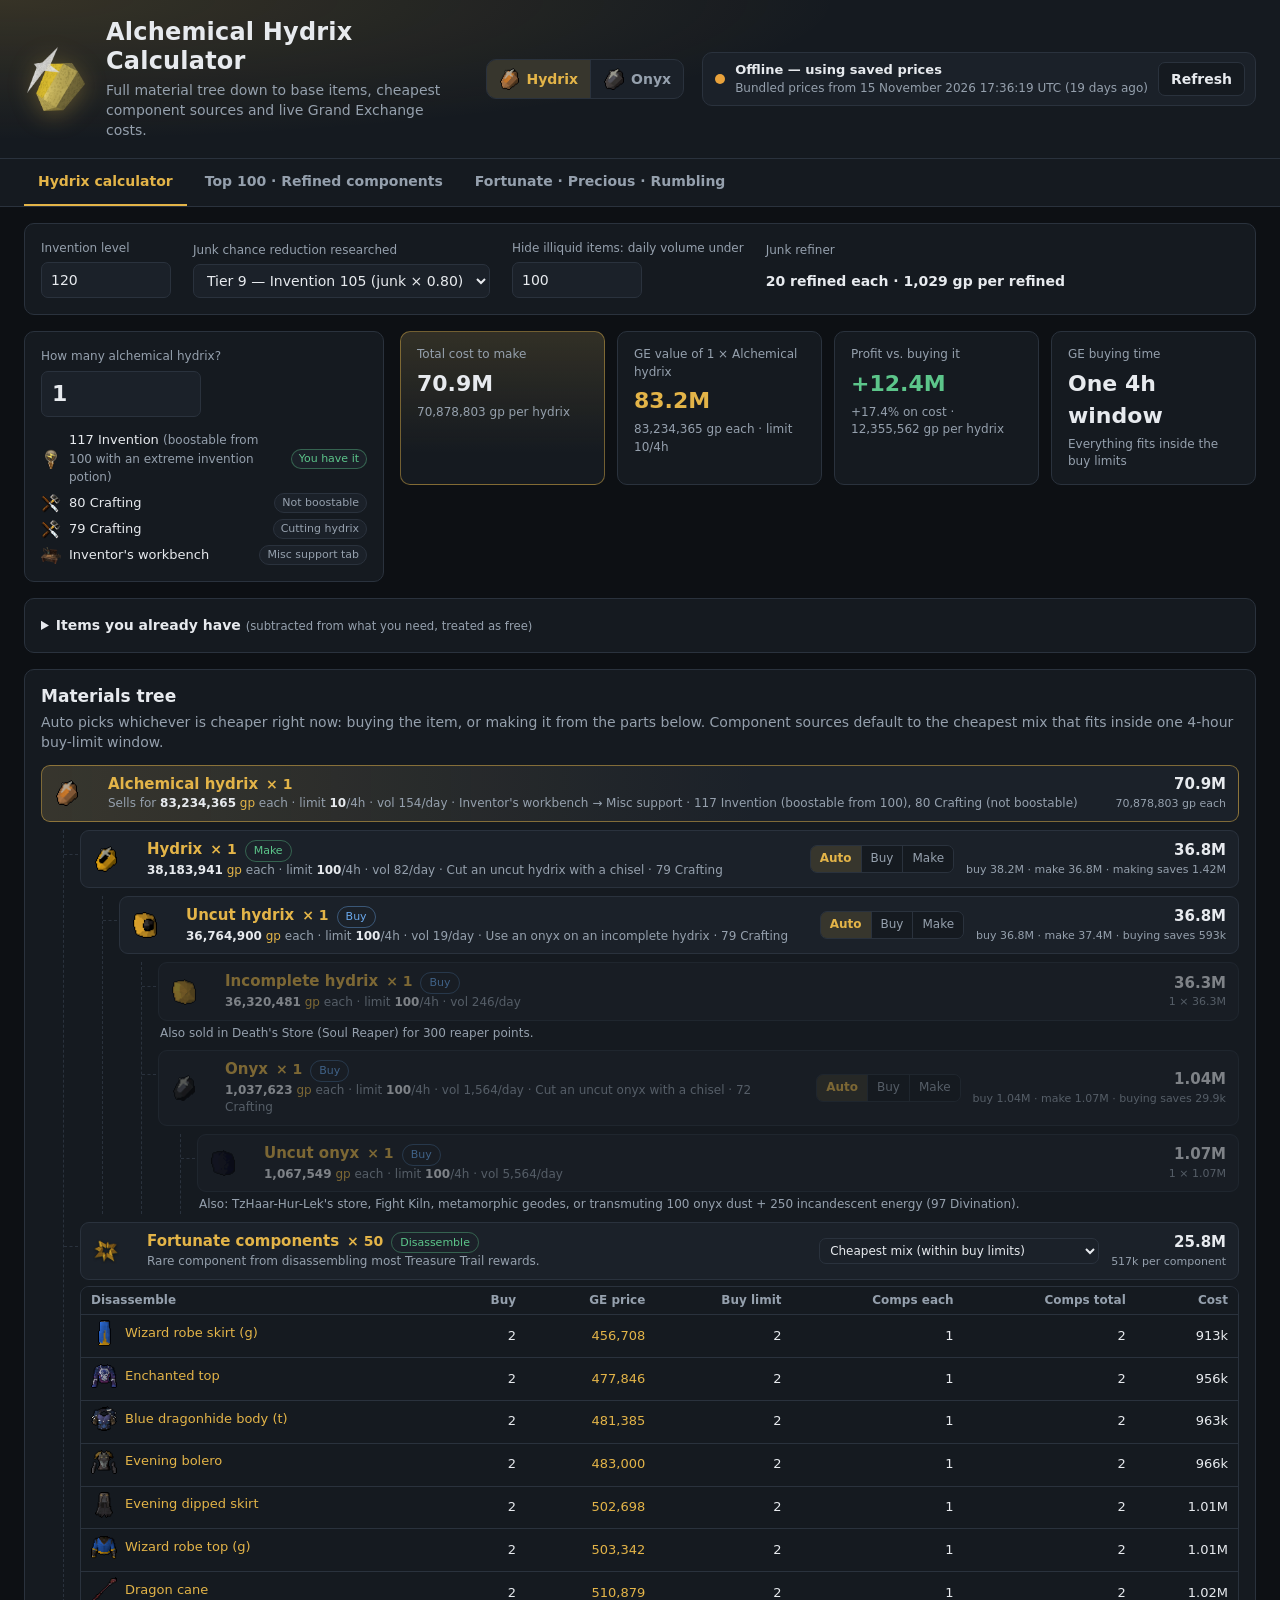
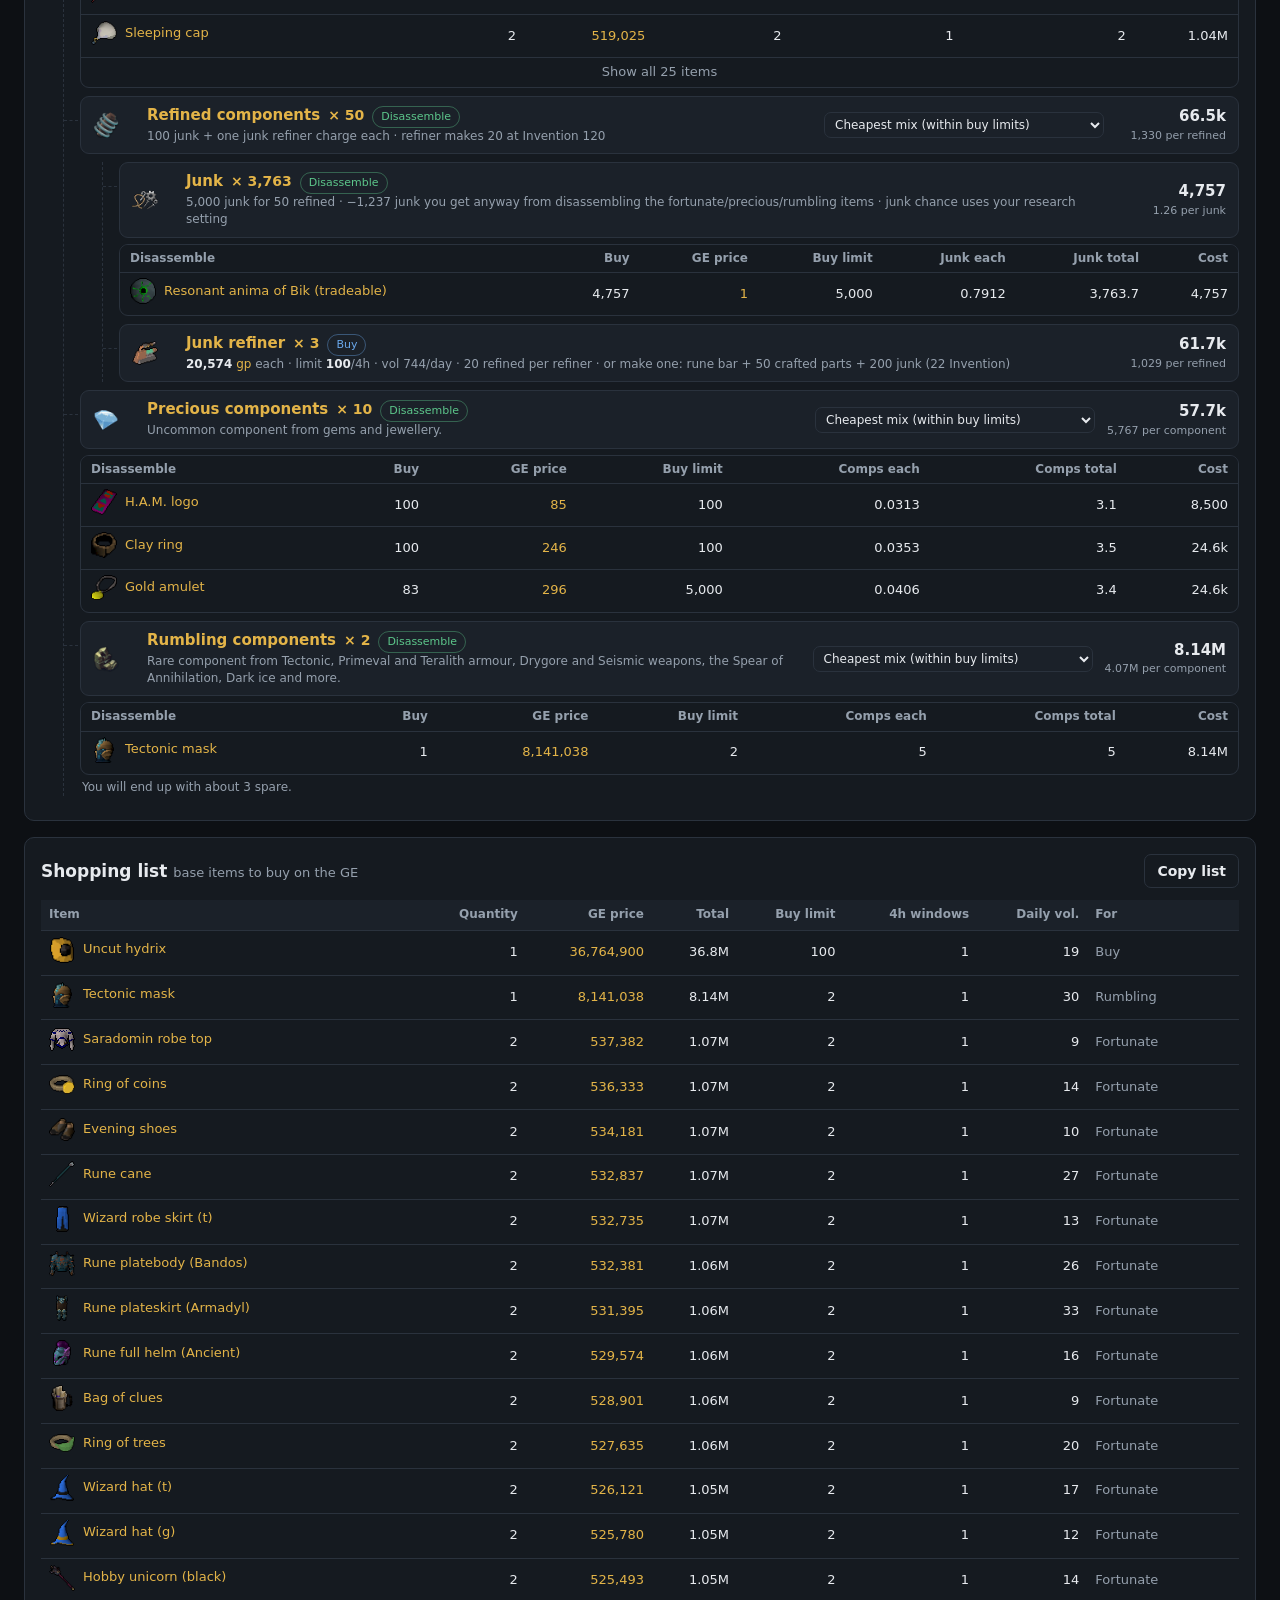
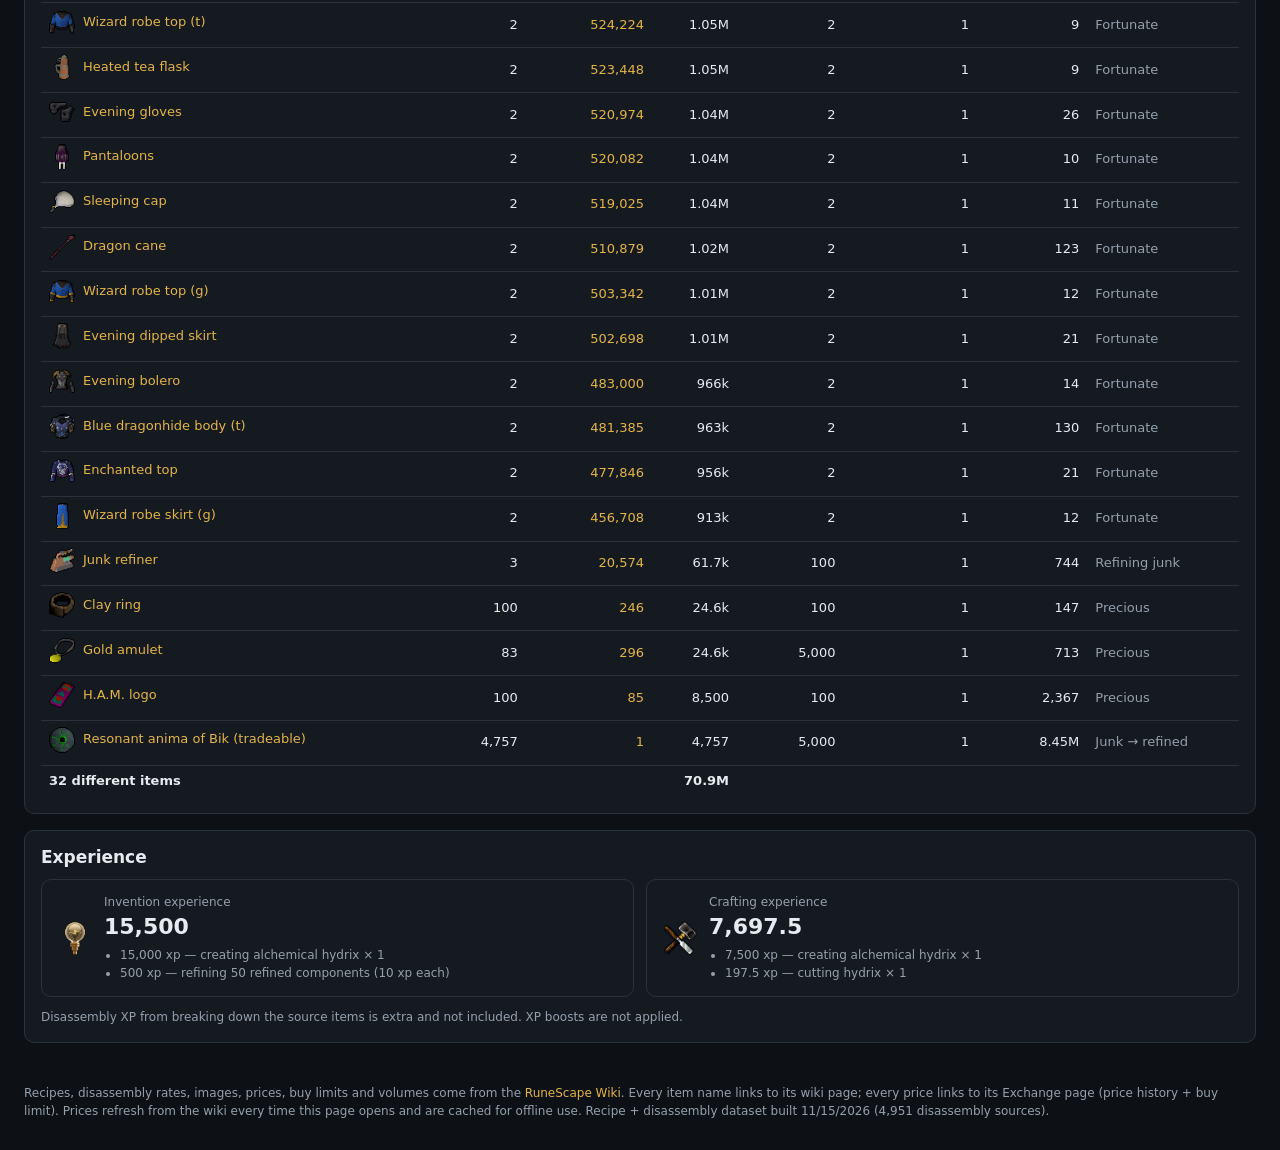
<file: hydrix-calculator/index.html>
<!doctype html>
<html lang="en" data-target="hydrix">
<head>
<meta charset="utf-8">
<meta name="viewport" content="width=device-width, initial-scale=1">
<meta name="app" content="hydrix-calc">
<title>Alchemical Hydrix Calculator</title>
<link rel="icon" type="image/png" href="img/Alchemical_hydrix.png">
<link rel="stylesheet" href="style.css?v=2">
</head>
<body>

<header class="top">
  <img class="hero" src="img/hero.png" alt="Alchemical hydrix">
  <div class="title">
    <h1>Alchemical Hydrix Calculator</h1>
    <p class="sub">Full material tree down to base items, cheapest component sources and live Grand Exchange costs.</p>
  </div>
  <nav class="switch" aria-label="Choose calculator">
    <a href="index.html" aria-current="page"><img src="img/Alchemical_hydrix.png" alt="">Hydrix</a>
    <a href="onyx.html"><img src="img/Alchemical_onyx.png" alt="">Onyx</a>
  </nav>
  <div class="price-status" id="priceStatus" data-state="loading">
    <span class="dot"></span>
    <div class="ps-text">
      <strong id="priceText">Loading prices…</strong>
      <small id="priceSub"></small>
    </div>
    <button type="button" id="refreshBtn" class="btn">Refresh</button>
  </div>
</header>

<nav class="tabs" role="tablist">
  <button type="button" role="tab" data-tab="calc">Hydrix calculator</button>
  <button type="button" role="tab" data-tab="refined">Top 100 · Refined components</button>
  <button type="button" role="tab" data-tab="other">Fortunate · Precious · Rumbling</button>
</nav>

<section class="settings panel">
  <label class="field">
    <span>Invention level</span>
    <input type="number" id="setInv" min="1" max="120" step="1">
  </label>
  <label class="field wide">
    <span>Junk chance reduction researched</span>
    <select id="setJunk"></select>
  </label>
  <label class="field">
    <span title="An item is hidden when it trades fewer per day than this AND fewer than its own buy limit. Set to 0 to show everything.">Hide illiquid items: daily volume under</span>
    <input type="number" id="setMinVol" min="0" step="10">
  </label>
  <div class="field info">
    <span>Junk refiner</span>
    <strong id="refinerInfo">—</strong>
  </div>
</section>

<main>
  <!-- ============ CALCULATOR ============ -->
  <section class="tab-panel" id="tab-calc" role="tabpanel">
    <div class="calc-top">
      <div class="panel qty-panel">
        <label class="field big">
          <span>How many alchemical hydrix?</span>
          <input type="number" id="qty" min="1" step="1">
        </label>
        <div class="reqs" id="reqs"></div>
      </div>
      <div class="summary" id="summary"></div>
    </div>

    <details class="panel have-panel" id="havePanel">
      <summary>Items you already have <small>(subtracted from what you need, treated as free)</small></summary>
      <div class="have-grid" id="haveGrid"></div>
      <button type="button" class="btn ghost" id="clearHave">Clear all</button>
    </details>

    <div class="panel">
      <div class="panel-head">
        <h2>Materials tree</h2>
        <p class="muted">Auto picks whichever is cheaper right now: buying the item, or making it from the parts below. Component sources default to the cheapest mix that fits inside one 4-hour buy-limit window.</p>
      </div>
      <ul class="tree" id="tree"></ul>
    </div>

    <div class="panel">
      <div class="panel-head row">
        <h2>Shopping list <small class="muted">base items to buy on the GE</small></h2>
        <button type="button" class="btn" id="copyList">Copy list</button>
      </div>
      <div class="table-wrap"><table class="data" id="shopTable"></table></div>
    </div>

    <div class="panel">
      <div class="panel-head"><h2>Experience</h2></div>
      <div class="xp" id="xpBox"></div>
    </div>
  </section>

  <!-- ============ REFINED TOP 100 ============ -->
  <section class="tab-panel" id="tab-refined" role="tabpanel" hidden>
    <div class="panel explain">
      <img src="img/Refined_components.png" alt="" class="ic-lg">
      <div>
        <h2>Cheapest things to disassemble for refined components</h2>
        <p>Tradeable items never drop refined components directly. They come from <a href="https://runescape.wiki/w/Junk" target="_blank" rel="noopener">junk</a>:
        a <a href="https://runescape.wiki/w/Junk_refiner" target="_blank" rel="noopener">junk refiner</a> turns 100 junk into 1 refined component.
        This list ranks items by the cost per refined component, including your share of the refiner. Junk chance depends on item level and your junk reduction research above.
        The less junk reduction you have, the more refined components you get.</p>
      </div>
    </div>
    <div class="panel filters">
      <label class="field"><span>Search</span><input type="search" id="refSearch" placeholder="Item name…"></label>
      <label class="field"><span>Minimum buy limit</span>
        <select id="refMinLimit">
          <option value="0">Any</option><option value="100">100+</option><option value="500">500+</option>
          <option value="1000">1,000+</option><option value="5000">5,000+</option><option value="10000">10,000+</option>
        </select></label>
      <label class="field"><span>Show</span>
        <select id="refShow"><option value="100">Top 100</option><option value="250">Top 250</option><option value="1000">Top 1,000</option></select></label>
      <div class="field info"><span>Refined needed per hydrix</span><strong>50 = 5,000 junk</strong></div>
    </div>
    <div class="panel"><div class="table-wrap"><table class="data sortable" id="refTable"></table></div>
      <p class="muted small" id="refFoot"></p></div>
  </section>

  <!-- ============ OTHER COMPONENTS ============ -->
  <section class="tab-panel" id="tab-other" role="tabpanel" hidden>
    <div class="pills" id="otherPills">
      <button type="button" data-mat="fortunate"><img src="img/Fortunate_components.png" alt="">Fortunate</button>
      <button type="button" data-mat="precious"><img src="img/Precious_components.png" alt="">Precious</button>
      <button type="button" data-mat="rumbling"><img src="img/Rumbling_components.png" alt="">Rumbling</button>
    </div>
    <div class="panel explain" id="otherExplain"></div>
    <div class="panel filters">
      <label class="field"><span>Search</span><input type="search" id="othSearch" placeholder="Item name…"></label>
      <label class="field"><span>Minimum buy limit</span>
        <select id="othMinLimit">
          <option value="0">Any</option><option value="5">5+</option><option value="100">100+</option>
          <option value="1000">1,000+</option><option value="5000">5,000+</option>
        </select></label>
      <label class="field"><span>Show</span>
        <select id="othShow"><option value="50">Top 50</option><option value="100">Top 100</option><option value="400">All</option></select></label>
    </div>
    <div class="panel"><div class="table-wrap"><table class="data sortable" id="othTable"></table></div>
      <p class="muted small" id="othFoot"></p></div>
  </section>
</main>

<footer>
  Recipes, disassembly rates, images, prices, buy limits and volumes come from the
  <a href="https://runescape.wiki/" target="_blank" rel="noopener">RuneScape Wiki</a>. Every item name links to its wiki page; every price links to its
  Exchange page (price history + buy limit). Prices refresh from the wiki every time this page opens and are cached for offline use.
  <span id="buildInfo"></span>
</footer>

<script src="data.js?v=2"></script>
<script src="app.js?v=2"></script>
</body>
</html>
</file>
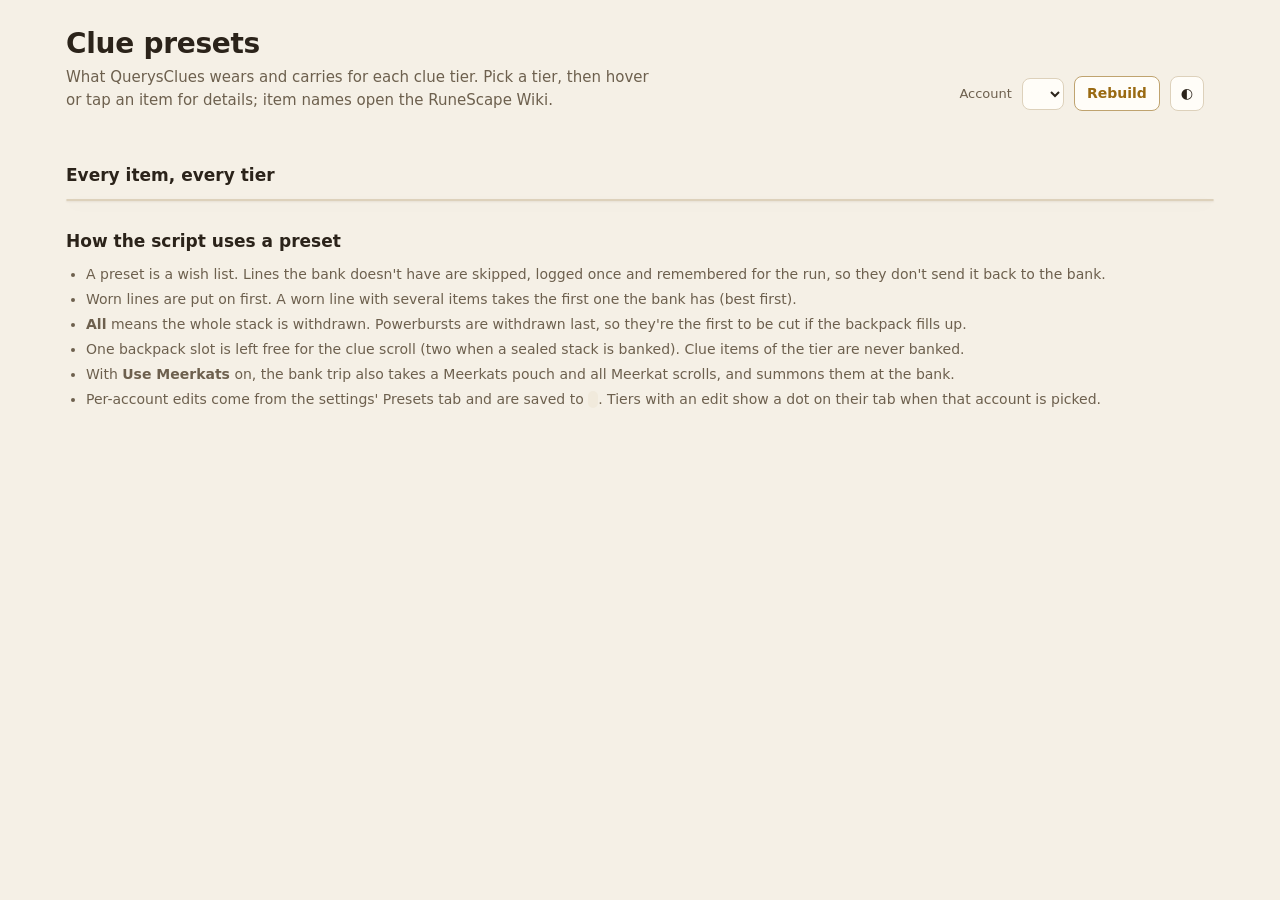
<file: clue-presets/template.html>
<!doctype html>
<html lang="en">
<head>
<meta charset="utf-8">
<meta name="viewport" content="width=device-width, initial-scale=1">
<meta name="app" content="clue-presets">
<title>Clue Presets</title>
<link rel="icon" href="icon.png">
<style>
:root {
  --bg: #f5f0e6;
  --panel: #fffdf8;
  --panel-2: #f1eadc;
  --slot: #e9e0cd;
  --slot-edge: #d4c6aa;
  --border: #ddd1bb;
  --text: #2b231a;
  --muted: #6d604e;
  --faint: #a0927b;
  --accent: #9a6a12;
  --link: #8a5a00;
  --worn: #2f6f8f;
  --pack: #5b6b2a;
  --warn: #a5401c;
  --shadow: 0 1px 2px rgba(60, 40, 10, .08), 0 4px 16px rgba(60, 40, 10, .06);
  --t-easy: #3c8d4f;
  --t-medium: #2f73b8;
  --t-hard: #7b4fc9;
  --t-elite: #b9860f;
  --t-master: #c0392b;
  color-scheme: light;
}
@media (prefers-color-scheme: dark) {
  :root:not([data-theme="light"]) {
    --bg: #15120e;
    --panel: #1e1a15;
    --panel-2: #26211a;
    --slot: #2d261d;
    --slot-edge: #3e3428;
    --border: #3a3127;
    --text: #ece4d4;
    --muted: #b0a28a;
    --faint: #776a57;
    --accent: #e0ad4a;
    --link: #e9b860;
    --worn: #6cb4d6;
    --pack: #a9bf62;
    --warn: #e5794f;
    --shadow: 0 1px 2px rgba(0,0,0,.4), 0 6px 20px rgba(0,0,0,.25);
    --t-easy: #5cc174;
    --t-medium: #5aa2e8;
    --t-hard: #a687ee;
    --t-elite: #e8b636;
    --t-master: #ee6a5a;
    color-scheme: dark;
  }
}
:root[data-theme="dark"] {
  --bg: #15120e; --panel: #1e1a15; --panel-2: #26211a; --slot: #2d261d; --slot-edge: #3e3428;
  --border: #3a3127; --text: #ece4d4; --muted: #b0a28a; --faint: #776a57; --accent: #e0ad4a;
  --link: #e9b860; --worn: #6cb4d6; --pack: #a9bf62; --warn: #e5794f;
  --shadow: 0 1px 2px rgba(0,0,0,.4), 0 6px 20px rgba(0,0,0,.25);
  --t-easy: #5cc174; --t-medium: #5aa2e8; --t-hard: #a687ee; --t-elite: #e8b636; --t-master: #ee6a5a;
  color-scheme: dark;
}

* { box-sizing: border-box; }
html { -webkit-text-size-adjust: 100%; }
body {
  margin: 0; background: var(--bg); color: var(--text);
  font: 15px/1.5 system-ui, -apple-system, "Segoe UI", Roboto, "Noto Sans", sans-serif;
}
a { color: var(--link); text-decoration: none; }
a:hover { text-decoration: underline; }
.wrap { max-width: 1180px; margin: 0 auto; padding: 28px 16px 64px; }

header.top { display: flex; flex-wrap: wrap; gap: 12px 24px; align-items: end; justify-content: space-between; }
h1 { font-size: 28px; line-height: 1.15; margin: 0; letter-spacing: -.01em; }
.sub { color: var(--muted); margin: 6px 0 0; max-width: 62ch; }
.controls { display: flex; gap: 10px; align-items: center; flex-wrap: wrap; }
.controls label { color: var(--muted); font-size: 13px; }
select, .themebtn {
  font: inherit; font-size: 14px; color: var(--text); background: var(--panel);
  border: 1px solid var(--border); border-radius: 8px; padding: 6px 10px;
}
.themebtn { cursor: pointer; }
.rebuild {
  font: inherit; font-size: 14px; font-weight: 600; cursor: pointer;
  color: var(--accent); background: var(--panel); border: 1px solid color-mix(in srgb, var(--accent) 45%, var(--border));
  border-radius: 8px; padding: 6px 12px;
}
.rebuild:hover:not(:disabled) { background: color-mix(in srgb, var(--accent) 12%, var(--panel)); }
.rebuild:disabled { cursor: default; opacity: .55; }
.built { color: var(--faint); font-size: 12.5px; }
.buildlog { margin: 14px 0 0; display: none; }
.buildlog.show { display: block; }
.buildlog pre {
  margin: 8px 0 0; max-height: 260px; overflow: auto; font-size: 12px; line-height: 1.45;
  background: var(--panel); border: 1px solid var(--border); border-radius: 10px; padding: 10px 12px; white-space: pre-wrap;
}
.buildlog .msg { font-size: 14px; font-weight: 600; }
.buildlog.err .msg { color: var(--warn); }

nav.tiers { display: flex; gap: 8px; margin: 24px 0 18px; flex-wrap: wrap; }
.tier-tab {
  --c: var(--accent);
  display: inline-flex; align-items: center; gap: 8px; cursor: pointer;
  font: inherit; font-weight: 600; color: var(--text);
  background: var(--panel); border: 1px solid var(--border); border-radius: 999px;
  padding: 6px 16px 6px 8px; box-shadow: var(--shadow);
  transition: border-color .15s, background .15s;
}
.tier-tab img { width: 26px; height: 26px; object-fit: contain; }
.tier-tab:hover { border-color: var(--c); }
.tier-tab[aria-selected="true"] { border-color: var(--c); background: color-mix(in srgb, var(--c) 14%, var(--panel)); }
.tier-tab .dot { width: 7px; height: 7px; border-radius: 50%; background: var(--c); display: none; }
.tier-tab.edited .dot { display: inline-block; }

.tier-head { display: flex; flex-wrap: wrap; gap: 8px 14px; align-items: center; margin-bottom: 14px; }
.tier-head h2 { margin: 0; font-size: 22px; color: var(--tc); }
.pill {
  font-size: 12.5px; font-weight: 600; padding: 3px 10px; border-radius: 999px;
  background: var(--panel-2); color: var(--muted); border: 1px solid var(--border);
}
.pill.edit { color: var(--warn); border-color: color-mix(in srgb, var(--warn) 40%, var(--border)); }
.stat { color: var(--muted); font-size: 13.5px; }

.board { display: grid; grid-template-columns: auto auto minmax(260px, 1fr); gap: 16px; align-items: start; }
.card {
  background: var(--panel); border: 1px solid var(--border); border-radius: 14px;
  padding: 16px; box-shadow: var(--shadow); min-width: 0;
}
.card h3 { margin: 0 0 12px; font-size: 13px; text-transform: uppercase; letter-spacing: .07em; color: var(--muted); display: flex; justify-content: space-between; gap: 10px; }
.card h3 span { text-transform: none; letter-spacing: 0; font-weight: 500; }

.slot {
  position: relative; width: 52px; height: 52px; border-radius: 9px;
  background: var(--slot); border: 1px solid var(--slot-edge);
  display: grid; place-items: center; padding: 0; cursor: default; font: inherit; color: inherit;
}
button.slot { cursor: pointer; }
button.slot:hover, button.slot:focus-visible, button.slot.sel { outline: 2px solid var(--tc); outline-offset: 1px; }
.slot img { max-width: 40px; max-height: 40px; image-rendering: auto; }
.slot .lbl { font-size: 10px; color: var(--faint); text-align: center; line-height: 1.1; padding: 2px; }
.slot.blocked img { opacity: .28; filter: grayscale(.6); }
.badge {
  position: absolute; font-size: 10px; font-weight: 700; line-height: 1; padding: 2px 4px; border-radius: 5px;
  background: var(--panel); border: 1px solid var(--border); color: var(--text);
}
.badge.tl { top: -5px; left: -5px; }
.badge.br { bottom: -5px; right: -5px; }
.badge.all { color: var(--pack); }
.badge.alt { color: var(--muted); }
.badge.clash { color: var(--warn); }

.equip { display: grid; grid-template-columns: repeat(3, 52px); gap: 8px; justify-content: center; }
.pack { display: grid; grid-template-columns: repeat(4, 52px); gap: 6px; }
.slot.free { background: transparent; border-style: dashed; }
.foot { margin-top: 12px; font-size: 12.5px; color: var(--muted); max-width: 240px; }
.foot.warn { color: var(--warn); }

.detail { position: sticky; top: 16px; }
.detail .art { height: 128px; display: grid; place-items: center; background: var(--panel-2); border-radius: 10px; margin-bottom: 12px; }
.detail .art img { max-height: 112px; max-width: 90%; }
.detail h4 { margin: 0; font-size: 18px; line-height: 1.25; }
.detail .meta { color: var(--muted); font-size: 13px; margin: 4px 0 10px; display: flex; flex-wrap: wrap; gap: 4px 10px; }
.detail .ex { font-style: italic; color: var(--muted); margin: 0 0 10px; }
.detail .note { margin: 0 0 10px; padding: 8px 10px; border-left: 3px solid var(--tc); background: var(--panel-2); border-radius: 0 8px 8px 0; font-size: 14px; }
.detail .alts { font-size: 13.5px; margin: 0 0 10px; }
.detail .tiers { display: flex; gap: 6px; flex-wrap: wrap; }
.detail .hint { color: var(--faint); text-align: center; padding: 40px 0; }
.tchip { font-size: 12px; font-weight: 600; padding: 2px 8px; border-radius: 999px; border: 1px solid var(--border); color: var(--faint); }
.tchip.on { color: var(--c); border-color: color-mix(in srgb, var(--c) 50%, var(--border)); background: color-mix(in srgb, var(--c) 10%, transparent); }
.where { font-weight: 600; }
.where.w { color: var(--worn); }
.where.p { color: var(--pack); }

section.block { margin-top: 28px; }
section.block > h3 { font-size: 17px; margin: 0 0 10px; }
.changes { display: grid; grid-template-columns: repeat(auto-fit, minmax(220px, 1fr)); gap: 12px; }
.changes .card h3 { margin-bottom: 8px; }
.chiprow { display: flex; flex-wrap: wrap; gap: 6px; }
.ichip {
  display: inline-flex; align-items: center; gap: 6px; padding: 3px 9px 3px 4px; border-radius: 8px;
  background: var(--panel-2); border: 1px solid var(--border); font-size: 13px; cursor: pointer; color: var(--text); font-family: inherit;
  text-align: left;
}
.ichip .n { white-space: nowrap; }
.ichip img { width: 22px; height: 22px; object-fit: contain; }
.ichip:hover, .ichip:focus-visible { border-color: var(--tc); outline: none; }
.none { color: var(--faint); font-size: 13.5px; }

table { width: 100%; border-collapse: collapse; font-size: 14px; }
th, td { text-align: left; padding: 7px 10px; border-bottom: 1px solid var(--border); vertical-align: middle; }
th { font-size: 12px; text-transform: uppercase; letter-spacing: .06em; color: var(--muted); font-weight: 600; }
tbody tr:hover { background: var(--panel-2); }
td.ic { width: 44px; padding-right: 0; }
td.ic img { width: 32px; height: 32px; object-fit: contain; display: block; }
td.num { color: var(--muted); font-variant-numeric: tabular-nums; white-space: nowrap; }
td .n { color: var(--muted); font-size: 13px; }
tr.grp td { background: var(--panel-2); font-weight: 700; font-size: 12px; text-transform: uppercase; letter-spacing: .07em; color: var(--muted); }
.tablewrap { overflow-x: auto; background: var(--panel); border: 1px solid var(--border); border-radius: 14px; box-shadow: var(--shadow); }
.matrix td.c { text-align: center; white-space: nowrap; }
.matrix th.c { text-align: center; }
.mk { display: inline-block; min-width: 54px; font-size: 12px; font-weight: 600; padding: 2px 8px; border-radius: 6px; }
.mk.w { color: var(--worn); background: color-mix(in srgb, var(--worn) 12%, transparent); }
.mk.p { color: var(--pack); background: color-mix(in srgb, var(--pack) 13%, transparent); }
.mk.x { color: var(--faint); }
.matrix th .tt { display: block; font-size: 11px; text-transform: none; letter-spacing: 0; color: var(--faint); font-weight: 500; }

.notes { color: var(--muted); font-size: 14px; }
.notes ul { margin: 0; padding-left: 20px; }
.notes li { margin: 4px 0; }
.notes code { font-size: 12.5px; background: var(--panel-2); padding: 1px 5px; border-radius: 5px; color: var(--text); }
footer { margin-top: 28px; color: var(--faint); font-size: 12.5px; }

@media (max-width: 980px) {
  .board { grid-template-columns: auto 1fr; }
  .detail { grid-column: 1 / -1; position: static; }
}
@media (max-width: 620px) {
  .board { grid-template-columns: 1fr; }
  .equip, .pack { justify-content: center; }
  .pack { grid-template-columns: repeat(4, 52px); justify-content: center; }
  .foot { max-width: none; text-align: center; }
  h1 { font-size: 24px; }
  .hide-sm { display: none; }
}
</style>
</head>
<body>
<div class="wrap">
  <header class="top">
    <div>
      <h1>Clue presets</h1>
      <p class="sub">What QuerysClues wears and carries for each clue tier. Pick a tier, then hover or tap an item for details; item names open the RuneScape Wiki.</p>
    </div>
    <div class="controls">
      <label for="acct">Account</label>
      <select id="acct"></select>
      <button class="rebuild" id="rebuild" type="button">Rebuild</button>
      <button class="themebtn" id="theme" type="button" title="Switch light/dark">◐</button>
      <span class="built" id="built"></span>
    </div>
  </header>
  <div class="buildlog" id="buildlog"><span class="msg" id="buildmsg"></span><pre id="buildout"></pre></div>

  <nav class="tiers" id="tabs" role="tablist" aria-label="Clue tier"></nav>

  <main id="tier"></main>

  <section class="block">
    <h3>Every item, every tier</h3>
    <div class="tablewrap"><table class="matrix" id="matrix"></table></div>
  </section>

  <section class="block notes">
    <h3 style="color:var(--text)">How the script uses a preset</h3>
    <ul>
      <li>A preset is a wish list. Lines the bank doesn't have are skipped, logged once and remembered for the run, so they don't send it back to the bank.</li>
      <li>Worn lines are put on first. A worn line with several items takes the first one the bank has (best first).</li>
      <li><b>All</b> means the whole stack is withdrawn. Powerbursts are withdrawn last, so they're the first to be cut if the backpack fills up.</li>
      <li>One backpack slot is left free for the clue scroll (two when a sealed stack is banked). Clue items of the tier are never banked.</li>
      <li>With <b>Use Meerkats</b> on, the bank trip also takes a Meerkats pouch and all Meerkat scrolls, and summons them at the bank.</li>
      <li>Per-account edits come from the settings' Presets tab and are saved to <code id="ovsrc"></code>. Tiers with an edit show a dot on their tab when that account is picked.</li>
    </ul>
  </section>

  <footer id="foot"></footer>
</div>

<script>
const D = /*__DATA__*/null;

const TIER_NAME = { EASY: "Easy", MEDIUM: "Medium", HARD: "Hard", ELITE: "Elite", MASTER: "Master" };
const TIER_VAR = t => `var(--t-${t.toLowerCase()})`;
const BUILTIN_NAME = { DEFAULT: "default preset", HARD: "hard preset", ELITE: "elite preset" };
const PACK_SIZE = 28, KEEP_FREE = 1;

// Equipment layout (col, row), like the in-game worn equipment screen.
const SLOTS = [
  ["pocket", 0, 0], ["head", 1, 0], ["aura", 2, 0],
  ["cape", 0, 1], ["neck", 1, 1], ["ammo", 2, 1],
  ["weapon", 0, 2], ["body", 1, 2], ["offhand", 2, 2],
  ["legs", 1, 3],
  ["hands", 0, 4], ["feet", 1, 4], ["ring", 2, 4],
];
const SLOT_NAME = { pocket: "Pocket", head: "Head", aura: "Aura", cape: "Cape", neck: "Neck", ammo: "Ammo",
  weapon: "Weapon", body: "Body", offhand: "Off-hand", legs: "Legs", hands: "Hands", feet: "Feet", ring: "Ring" };

const $ = s => document.querySelector(s);
const esc = s => String(s ?? "").replace(/[&<>"']/g, c => ({ "&": "&amp;", "<": "&lt;", ">": "&gt;", '"': "&quot;", "'": "&#39;" }[c]));

function slotOf(it) {
  const s = (it.slot || "").toLowerCase();
  if (["2h", "weapon", "main hand", "main-hand", "mainhand"].includes(s)) return "weapon";
  if (["off-hand", "offhand", "off hand", "shield"].includes(s)) return "offhand";
  return s;
}

// Two items share a name (Passage of the abyss red/yellow): add the wiki version to tell them apart.
const nameCount = {};
for (const it of Object.values(D.items)) nameCount[it.name] = (nameCount[it.name] || 0) + 1;
function label(it) {
  return it.name + (nameCount[it.name] > 1 && it.anchor && !it.name.includes(it.anchor) ? ` (${it.anchor})` : "");
}
function wikiUrl(it) {
  if (!it.title) return "";
  return `${D.wiki}/w/${encodeURIComponent(it.title.replace(/ /g, "_"))}` + (it.anchor ? "#" + encodeURIComponent(it.anchor.replace(/ /g, "_")) : "");
}
function wikiLink(it, text) {
  const u = wikiUrl(it);
  return u ? `<a href="${esc(u)}" target="_blank" rel="noopener">${esc(text ?? label(it))}</a>` : esc(text ?? label(it));
}
const img = (it, cls = "") => it.icon ? `<img src="${esc(it.icon)}" alt="" ${cls}>` : "";

// Script notes are on the built-in lines; an account edit borrows them from the built-in it edits.
function noteOf(e) {
  if (e.note) return e.note;
  const own = D.presets[D.builtinFor[state.tier]].entries.find(b => b.keys[0] === e.keys[0] && b.note);
  return own ? own.note : "";
}

const state = { tier: "EASY", account: "" };

function presetFor(tier, account = state.account) {
  if (account && D.accounts[account] && D.accounts[account][tier])
    return { entries: D.accounts[account][tier], edited: true, base: D.builtinFor[tier] };
  return { entries: D.presets[D.builtinFor[tier]].entries, edited: false, base: D.builtinFor[tier] };
}

// Which tiers each item shows up in (for the current account).
function tiersOf(key) {
  const out = {};
  for (const t of D.tiers) {
    const e = presetFor(t).entries.find(e => e.keys.includes(key));
    if (e) out[t] = e.worn ? "w" : "p";
  }
  return out;
}

// ── detail panel ──
let pinned = null;
function showDetail(sel) {
  const box = $("#detail");
  if (!box) return;
  if (!sel) { box.innerHTML = `<div class="hint">Hover or tap an item<br>to see what it is.</div>`; return; }
  const { key, entry } = sel;
  const it = D.items[key];
  const where = entry
    ? (entry.worn ? `<span class="where w">Worn · ${esc(SLOT_NAME[slotOf(it)] || it.slot || "slot?")}</span>`
                  : `<span class="where p">Backpack${entry.all ? " · whole stack" : entry.count > 1 ? " · ×" + entry.count : ""}</span>`)
    : "";
  const note = entry && noteOf(entry);
  const alts = entry && entry.keys.length > 1
    ? `<p class="alts">${entry.keys[0] === key ? "Falls back to" : "Alternative to"}: ${entry.keys.filter(k => k !== key).map(k => wikiLink(D.items[k])).join(", ")}</p>` : "";
  const tiers = tiersOf(key);
  const art = it.detail || it.icon;
  box.innerHTML = `
    <div class="art">${art ? `<img src="${esc(art)}" alt="${esc(label(it))}">` : ""}</div>
    <h4>${wikiLink(it)}</h4>
    <div class="meta">${where}${it.id ? `<span>id ${it.id}</span>` : `<span>name starts "${esc(it.prefix)}"</span>`}</div>
    ${it.examine ? `<p class="ex">"${esc(it.examine)}"</p>` : ""}
    ${note ? `<p class="note">${esc(note)}</p>` : ""}
    ${alts}
    <div class="tiers">${D.tiers.map(t => `<span class="tchip ${tiers[t] ? "on" : ""}" style="--c:${TIER_VAR(t)}" title="${tiers[t] === "w" ? "worn" : tiers[t] ? "backpack" : "not in this tier"}">${TIER_NAME[t]}</span>`).join("")}</div>`;
}
function bindDetail(root) {
  root.querySelectorAll("[data-key]").forEach(el => {
    const sel = () => ({ key: el.dataset.key, entry: el._entry });
    el.addEventListener("mouseenter", () => showDetail(sel()));
    el.addEventListener("focus", () => showDetail(sel()));
    el.addEventListener("mouseleave", () => showDetail(pinned));
    el.addEventListener("click", ev => {
      if (ev.target.closest("a")) return;
      pinned = sel();
      document.querySelectorAll(".sel").forEach(x => x.classList.remove("sel"));
      el.classList.add("sel");
      showDetail(pinned);
    });
  });
}

// ── tier view ──
function renderTabs() {
  $("#tabs").innerHTML = D.tiers.map(t => {
    const edited = presetFor(t).edited;
    return `<button class="tier-tab ${edited ? "edited" : ""}" role="tab" aria-selected="${t === state.tier}" data-tier="${t}" style="--c:${TIER_VAR(t)}">
      ${D.tierIcons[t] ? `<img src="${esc(D.tierIcons[t])}" alt="">` : ""}${TIER_NAME[t]}<span class="dot" title="Edited for ${esc(state.account)}"></span></button>`;
  }).join("");
  $("#tabs").querySelectorAll("button").forEach(b => b.onclick = () => { location.hash = b.dataset.tier.toLowerCase(); });
}

function renderTier() {
  const t = state.tier;
  const { entries, edited, base } = presetFor(t);
  const worn = entries.filter(e => e.worn);
  const pack = entries.filter(e => !e.worn);
  const sharers = D.tiers.filter(x => x !== t && !presetFor(x).edited && !edited && D.builtinFor[x] === base);

  // Worn: first line per slot fills it; later lines for the same slot are flagged.
  const bySlot = {}, odd = [];
  for (const e of worn) {
    const s = slotOf(D.items[e.keys[0]]);
    if (!SLOT_NAME[s]) { odd.push(e); continue; }
    (bySlot[s] = bySlot[s] || []).push(e);
  }
  const twoHanded = bySlot.weapon && (D.items[bySlot.weapon[0].keys[0]].slot || "").toLowerCase() === "2h";
  const equipCells = SLOTS.map(([s, c, r]) => {
    const pos = `grid-column:${c + 1};grid-row:${r + 1}`;
    const lines = bySlot[s];
    if (!lines) {
      if (s === "offhand" && twoHanded) {
        const w = D.items[bySlot.weapon[0].keys[0]];
        return `<div class="slot blocked" style="${pos}" title="Two-handed weapon">${img(w)}</div>`;
      }
      return `<div class="slot" style="${pos}"><span class="lbl">${SLOT_NAME[s]}</span></div>`;
    }
    const e = lines[lines.length - 1], it = D.items[e.keys[0]];
    const clash = lines.length > 1 ? `<span class="badge tl clash" title="${lines.length} lines want this slot; the last one is put on last">${lines.length}×</span>` : "";
    const alt = e.keys.length > 1 ? `<span class="badge br alt" title="or ${esc(e.keys.slice(1).map(k => label(D.items[k])).join(", "))}">+${e.keys.length - 1}</span>` : "";
    return `<button class="slot" style="${pos}" data-key="${esc(e.keys[0])}" data-line="w${worn.indexOf(e)}" title="${esc(label(it))}" aria-label="${esc(label(it))}">${img(it)}${clash}${alt}</button>`;
  }).join("");

  // Backpack in preset order.
  let used = 0;
  const packCells = [];
  for (const e of pack) {
    const it = D.items[e.keys[0]];
    for (let i = 0; i < e.count; i++) {
      used++;
      const badge = e.all ? `<span class="badge br all" title="Whole stack">All</span>`
        : e.keys.length > 1 ? `<span class="badge br alt" title="or ${esc(e.keys.slice(1).map(k => label(D.items[k])).join(", "))}">+${e.keys.length - 1}</span>` : "";
      packCells.push(`<button class="slot" data-key="${esc(e.keys[0])}" data-line="p${pack.indexOf(e)}" title="${esc(label(it))}" aria-label="${esc(label(it))}">${img(it)}${badge}</button>`);
    }
  }
  const free = PACK_SIZE - used;
  for (let i = 0; i < Math.max(0, free); i++)
    packCells.push(`<div class="slot free">${i < KEEP_FREE ? `<span class="lbl">clue<br>scroll</span>` : ""}</div>`);
  const packFoot = used > PACK_SIZE - KEEP_FREE
    ? `<p class="foot warn">${used} slots of lines: only ${PACK_SIZE - KEEP_FREE} fit with the scroll's slot free, so the last powerbursts get cut.</p>`
    : `<p class="foot">${used} slots used, ${free} free (${KEEP_FREE} kept for the clue scroll).</p>`;

  const sourceText = edited
    ? `<span class="pill edit">Edited for ${esc(state.account)}</span>`
    : `<span class="pill">Built-in ${BUILTIN_NAME[base] || base}</span>`;
  const shareText = sharers.length ? `<span class="stat">Same loadout as ${sharers.map(x => TIER_NAME[x]).join(" and ")}</span>` : "";

  const main = $("#tier");
  main.style.setProperty("--tc", TIER_VAR(t));
  main.innerHTML = `
    <div class="tier-head">
      <h2>${TIER_NAME[t]} clues</h2>${sourceText}${shareText}
      <span class="stat">${worn.length} worn · ${used} backpack slots</span>
    </div>
    <div class="board">
      <div class="card"><h3>Worn</h3><div class="equip">${equipCells}</div>
        ${odd.length ? `<p class="foot">Also worn: ${odd.map(e => wikiLink(D.items[e.keys[0]])).join(", ")}</p>` : ""}</div>
      <div class="card"><h3>Backpack <span>${used} / ${PACK_SIZE}</span></h3><div class="pack">${packCells.join("")}</div>${packFoot}</div>
      <div class="card detail" id="detail"></div>
    </div>
    ${renderChanges(t, entries, edited, base)}
    <section class="block">
      <h3>Item list</h3>
      <div class="tablewrap"><table>
        <thead><tr><th></th><th>Item</th><th>Where</th><th class="hide-sm">Script note</th></tr></thead>
        <tbody>
          <tr class="grp"><td colspan="4">Worn</td></tr>
          ${worn.map((e, i) => row(e, `w${i}`)).join("")}
          <tr class="grp"><td colspan="4">Backpack</td></tr>
          ${pack.map((e, i) => row(e, `p${i}`)).join("")}
        </tbody>
      </table></div>
    </section>`;

  // Hand each element its preset line.
  const lineOf = id => id[0] === "w" ? worn[+id.slice(1)] : pack[+id.slice(1)];
  main.querySelectorAll("[data-line]").forEach(el => el._entry = lineOf(el.dataset.line));
  bindDetail(main);
  const first = main.querySelector(".equip [data-key]") || main.querySelector(".pack [data-key]");
  pinned = first ? { key: first.dataset.key, entry: first._entry } : null;
  if (first) first.classList.add("sel");
  showDetail(pinned);
}

function row(e, lineId) {
  const it = D.items[e.keys[0]];
  const where = e.worn
    ? `<span class="where w">${esc(SLOT_NAME[slotOf(it)] || it.slot || "Worn")}</span>`
    : `<span class="where p">${e.all ? "All (stack)" : e.count > 1 ? "×" + e.count : "1"}</span>`;
  const alts = e.keys.length > 1 ? ` <span class="n">or ${e.keys.slice(1).map(k => wikiLink(D.items[k])).join(", ")}</span>` : "";
  const note = noteOf(e);
  return `<tr data-key="${esc(e.keys[0])}" data-line="${lineId}"><td class="ic">${img(it)}</td><td>${wikiLink(it)}${alts}</td><td class="num">${where}</td><td class="hide-sm n">${esc(note)}</td></tr>`;
}

// What this tier's list changes against its starting point (built-in default, or the built-in it edits).
function renderChanges(t, entries, edited, base) {
  let against, title;
  if (edited) { against = D.presets[base].entries; title = `${esc(state.account)}'s edit vs the built-in ${BUILTIN_NAME[base]}`; }
  else if (base !== "DEFAULT") { against = D.presets.DEFAULT.entries; title = `Changes from the default preset (Easy, Medium, Master)`; }
  else return "";
  const summarize = list => {
    const m = new Map();
    for (const e of list) {
      const k = e.keys[0];
      const cur = m.get(k) || { worn: e.worn, count: 0, all: e.all, entry: e };
      cur.count += e.count;
      m.set(k, cur);
    }
    return m;
  };
  const a = summarize(entries), b = summarize(against);
  const added = [], removed = [], moved = [], counted = [];
  // An item still named in a line (as a fallback) isn't added or dropped.
  const anyKey = list => new Set(list.flatMap(e => e.keys));
  const inA = anyKey(entries), inB = anyKey(against);
  for (const [k, v] of a) {
    const o = b.get(k);
    if (!o) { if (!inB.has(k) || v.entry.keys.length > 1) added.push([k, v]); }
    else if (o.worn !== v.worn) moved.push([k, v, v.worn ? "now worn" : "now in backpack"]);
    else if (!v.worn && !v.all && o.count !== v.count) counted.push([k, v, `×${o.count} → ×${v.count}`]);
  }
  for (const [k, v] of b) if (!a.has(k) && !inA.has(k)) removed.push([k, v]);
  const chip = ([k, v, extra]) => {
    const it = D.items[k];
    const tag = extra || (v.worn ? "worn" : v.all ? "all" : v.count > 1 ? "×" + v.count : "");
    return `<button class="ichip" data-key="${esc(k)}" data-chip="1">${img(it)}${esc(label(it))}${tag ? ` <span class="n">· ${esc(tag)}</span>` : ""}</button>`;
  };
  const col = (h, list) => `<div class="card"><h3>${h} <span>${list.length}</span></h3>${list.length ? `<div class="chiprow">${list.map(chip).join("")}</div>` : `<span class="none">Nothing</span>`}</div>`;
  setTimeout(() => {
    document.querySelectorAll("[data-chip]").forEach(el => el._entry = a.get(el.dataset.key)?.entry || b.get(el.dataset.key)?.entry);
    bindDetail(document.querySelector(".changes"));
  });
  return `<section class="block"><h3>${title}</h3><div class="changes">
    ${col("Added", added)}${col("Dropped", removed)}${moved.length ? col("Moved", moved) : ""}${counted.length ? col("Amount", counted) : ""}
  </div></section>`;
}

// ── matrix: one column per distinct loadout ──
function renderMatrix() {
  const cols = [];
  for (const t of D.tiers) {
    const p = presetFor(t);
    const sig = JSON.stringify(p.entries.map(e => [e.worn, e.all, e.count, e.keys]));
    const c = cols.find(c => c.sig === sig);
    if (c) c.tiers.push(t); else cols.push({ sig, tiers: [t], entries: p.entries });
  }
  const order = [];
  const seen = new Set();
  for (const c of cols) for (const e of c.entries) if (!seen.has(e.keys[0])) { seen.add(e.keys[0]); order.push({ key: e.keys[0], worn: e.worn }); }
  // Worn items first, then backpack, each in first-seen order.
  order.sort((x, y) => (y.worn - x.worn));
  const cell = (c, key) => {
    const es = c.entries.filter(e => e.keys[0] === key);
    if (!es.length) return `<span class="mk x">—</span>`;
    const e = es[0], n = es.reduce((s, e) => s + e.count, 0);
    return e.worn ? `<span class="mk w">Worn</span>` : `<span class="mk p">${e.all ? "All" : n > 1 ? "×" + n : "Pack"}</span>`;
  };
  $("#matrix").innerHTML = `
    <thead><tr><th></th><th>Item</th>${cols.map(c => `<th class="c" style="color:${TIER_VAR(c.tiers[0])}">${c.tiers.map(t => TIER_NAME[t]).join(" · ")}</th>`).join("")}</tr></thead>
    <tbody>${order.map(({ key }) => {
      const it = D.items[key];
      return `<tr data-key="${esc(key)}"><td class="ic">${img(it)}</td><td>${wikiLink(it)}</td>${cols.map(c => `<td class="c">${cell(c, key)}</td>`).join("")}</tr>`;
    }).join("")}</tbody>`;
}

// ── wiring ──
function fromHash() {
  const h = location.hash.replace("#", "").toUpperCase();
  state.tier = D.tiers.includes(h) ? h : "EASY";
  renderTabs();
  renderTier();
}

const acct = $("#acct");
acct.innerHTML = `<option value="">Built-in presets</option>` +
  Object.keys(D.accounts).sort().map(a => `<option value="${esc(a)}">${esc(a)} (${Object.keys(D.accounts[a]).map(t => TIER_NAME[t] || t).join(", ")} edited)</option>`).join("");
acct.onchange = () => { state.account = acct.value; renderTabs(); renderTier(); renderMatrix(); };

$("#theme").onclick = () => {
  const root = document.documentElement;
  const dark = root.dataset.theme ? root.dataset.theme === "dark" : matchMedia("(prefers-color-scheme: dark)").matches;
  root.dataset.theme = dark ? "light" : "dark";
};

$("#ovsrc").textContent = D.overridesSource;
$("#foot").innerHTML = `Built ${esc(D.generated)} from <code>${esc(D.source)}</code>. Images from the RuneScape Wiki, saved locally. Use <b>Rebuild</b> after a preset changes (or run <code>python3 ~/Desktop/clue-presets/build.py</code>).`;
$("#built").textContent = "Built " + D.generated;

// Rebuild: the desktop shortcut serves this page from serve.py, which runs build.py on POST /rebuild.
const rb = $("#rebuild");
if (location.protocol === "file:") {
  rb.disabled = true;
  rb.title = "Open the page from the Clue Presets desktop shortcut to rebuild";
} else {
  rb.title = "Re-read Presets.java and the account edits, fetch any new item images, and reload";
  rb.onclick = async () => {
    const box = $("#buildlog");
    rb.disabled = true; rb.textContent = "Rebuilding…";
    box.className = "buildlog";
    try {
      const r = await fetch("/rebuild", { method: "POST", headers: { "X-Rebuild": "1" } });
      const res = await r.json();
      if (res.ok) { location.reload(); return; }
      box.className = "buildlog show err";
      $("#buildmsg").textContent = "Rebuild failed; the page was not changed.";
      $("#buildout").textContent = res.log || "";
    } catch (e) {
      box.className = "buildlog show err";
      $("#buildmsg").textContent = "Couldn't reach the local server. Close this tab and open the desktop shortcut again.";
      $("#buildout").textContent = String(e);
    }
    rb.disabled = false; rb.textContent = "Rebuild";
  };
}

window.addEventListener("hashchange", fromHash);
fromHash();
renderMatrix();
</script>
</body>
</html>
</file>
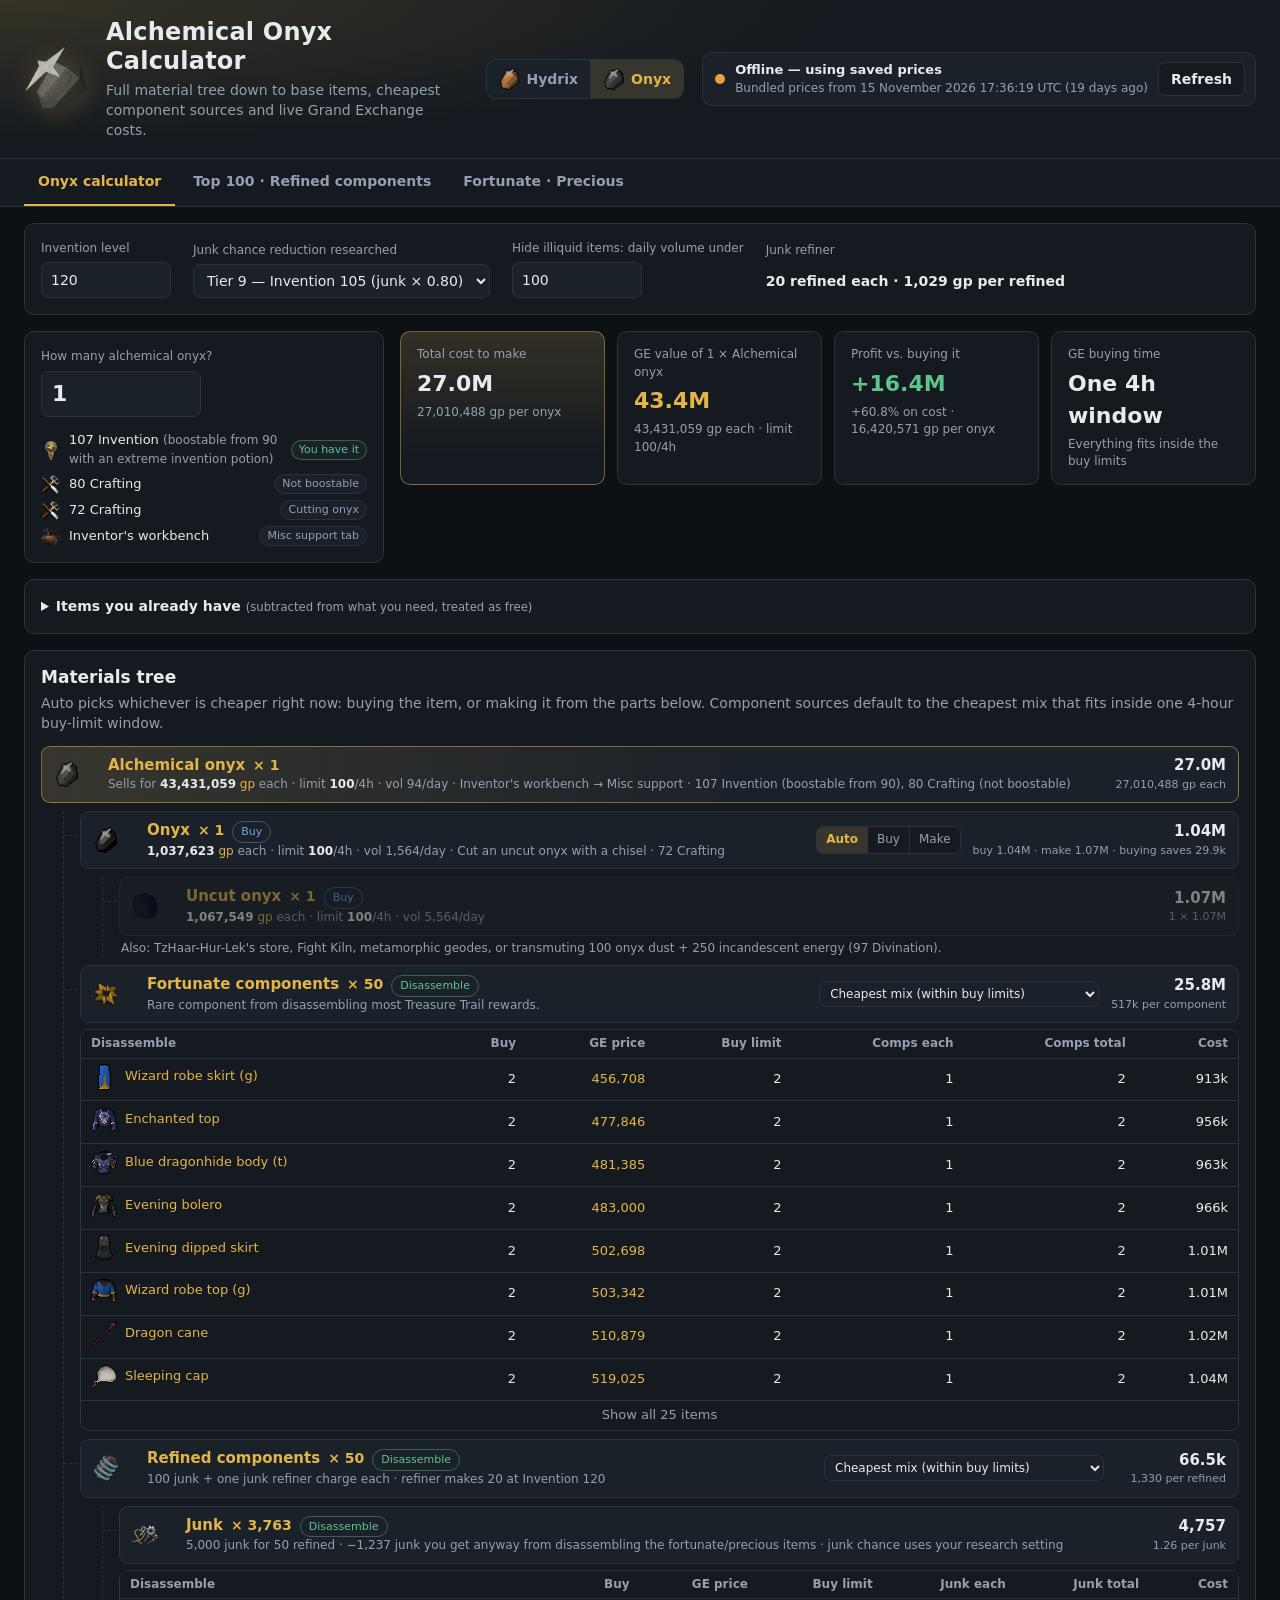
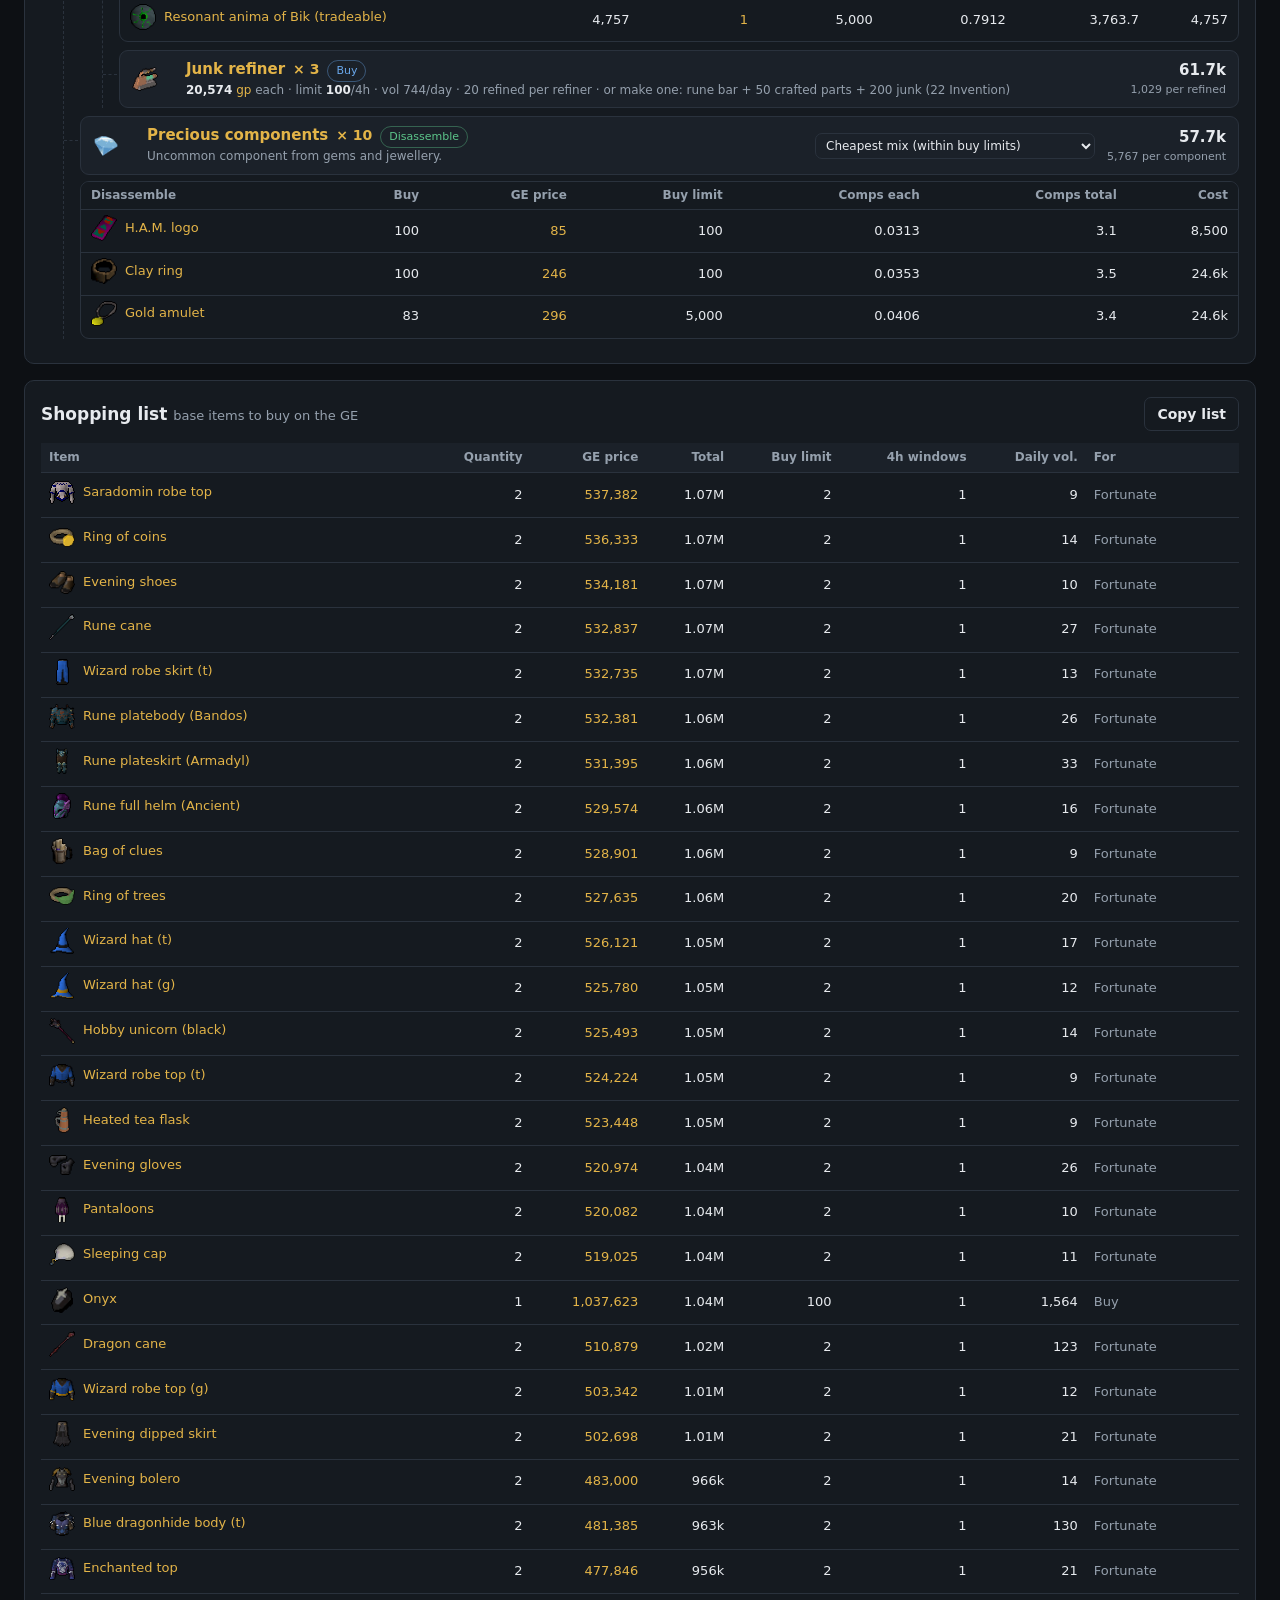
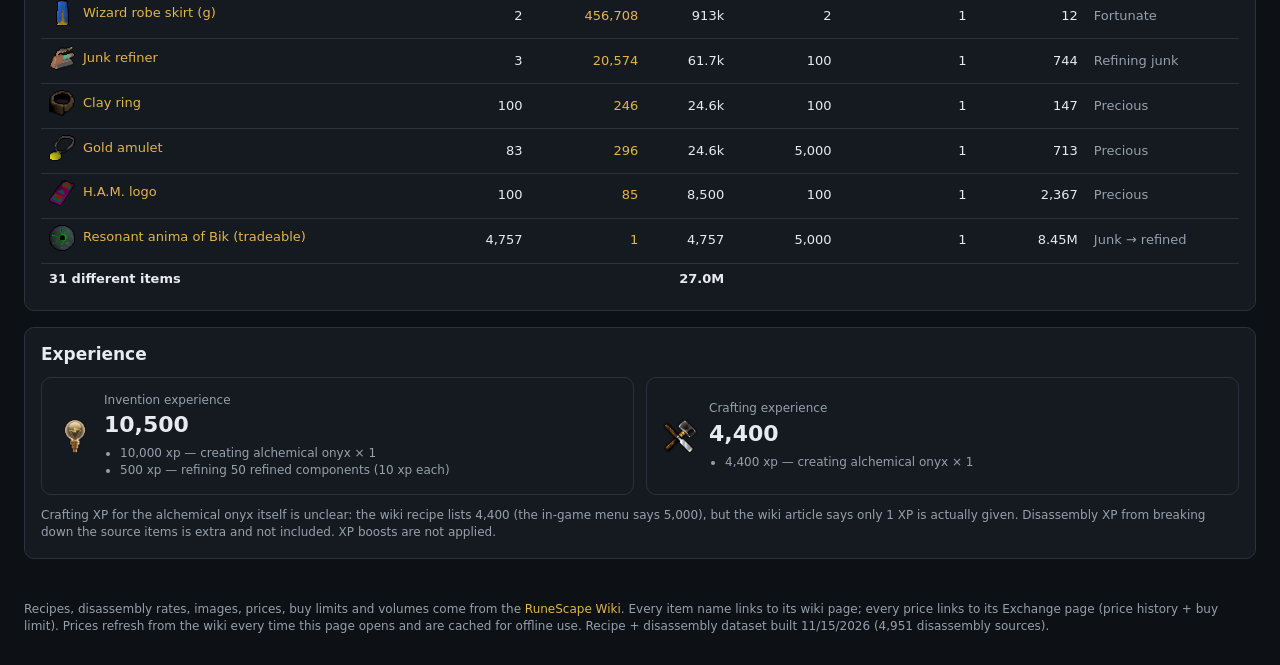
<file: hydrix-calculator/onyx.html>
<!doctype html>
<html lang="en" data-target="onyx">
<head>
<meta charset="utf-8">
<meta name="viewport" content="width=device-width, initial-scale=1">
<meta name="app" content="hydrix-calc">
<title>Alchemical Onyx Calculator</title>
<link rel="icon" type="image/png" href="img/Alchemical_onyx.png">
<link rel="stylesheet" href="style.css?v=2">
</head>
<body>

<header class="top">
  <img class="hero" src="img/hero_onyx.png" alt="Alchemical onyx">
  <div class="title">
    <h1>Alchemical Onyx Calculator</h1>
    <p class="sub">Full material tree down to base items, cheapest component sources and live Grand Exchange costs.</p>
  </div>
  <nav class="switch" aria-label="Choose calculator">
    <a href="index.html"><img src="img/Alchemical_hydrix.png" alt="">Hydrix</a>
    <a href="onyx.html" aria-current="page"><img src="img/Alchemical_onyx.png" alt="">Onyx</a>
  </nav>
  <div class="price-status" id="priceStatus" data-state="loading">
    <span class="dot"></span>
    <div class="ps-text">
      <strong id="priceText">Loading prices…</strong>
      <small id="priceSub"></small>
    </div>
    <button type="button" id="refreshBtn" class="btn">Refresh</button>
  </div>
</header>

<nav class="tabs" role="tablist">
  <button type="button" role="tab" data-tab="calc">Onyx calculator</button>
  <button type="button" role="tab" data-tab="refined">Top 100 · Refined components</button>
  <button type="button" role="tab" data-tab="other">Fortunate · Precious</button>
</nav>

<section class="settings panel">
  <label class="field">
    <span>Invention level</span>
    <input type="number" id="setInv" min="1" max="120" step="1">
  </label>
  <label class="field wide">
    <span>Junk chance reduction researched</span>
    <select id="setJunk"></select>
  </label>
  <label class="field">
    <span title="An item is hidden when it trades fewer per day than this AND fewer than its own buy limit. Set to 0 to show everything.">Hide illiquid items: daily volume under</span>
    <input type="number" id="setMinVol" min="0" step="10">
  </label>
  <div class="field info">
    <span>Junk refiner</span>
    <strong id="refinerInfo">—</strong>
  </div>
</section>

<main>
  <!-- ============ CALCULATOR ============ -->
  <section class="tab-panel" id="tab-calc" role="tabpanel">
    <div class="calc-top">
      <div class="panel qty-panel">
        <label class="field big">
          <span>How many alchemical onyx?</span>
          <input type="number" id="qty" min="1" step="1">
        </label>
        <div class="reqs" id="reqs"></div>
      </div>
      <div class="summary" id="summary"></div>
    </div>

    <details class="panel have-panel" id="havePanel">
      <summary>Items you already have <small>(subtracted from what you need, treated as free)</small></summary>
      <div class="have-grid" id="haveGrid"></div>
      <button type="button" class="btn ghost" id="clearHave">Clear all</button>
    </details>

    <div class="panel">
      <div class="panel-head">
        <h2>Materials tree</h2>
        <p class="muted">Auto picks whichever is cheaper right now: buying the item, or making it from the parts below. Component sources default to the cheapest mix that fits inside one 4-hour buy-limit window.</p>
      </div>
      <ul class="tree" id="tree"></ul>
    </div>

    <div class="panel">
      <div class="panel-head row">
        <h2>Shopping list <small class="muted">base items to buy on the GE</small></h2>
        <button type="button" class="btn" id="copyList">Copy list</button>
      </div>
      <div class="table-wrap"><table class="data" id="shopTable"></table></div>
    </div>

    <div class="panel">
      <div class="panel-head"><h2>Experience</h2></div>
      <div class="xp" id="xpBox"></div>
    </div>
  </section>

  <!-- ============ REFINED TOP 100 ============ -->
  <section class="tab-panel" id="tab-refined" role="tabpanel" hidden>
    <div class="panel explain">
      <img src="img/Refined_components.png" alt="" class="ic-lg">
      <div>
        <h2>Cheapest things to disassemble for refined components</h2>
        <p>Tradeable items never drop refined components directly. They come from <a href="https://runescape.wiki/w/Junk" target="_blank" rel="noopener">junk</a>:
        a <a href="https://runescape.wiki/w/Junk_refiner" target="_blank" rel="noopener">junk refiner</a> turns 100 junk into 1 refined component.
        This list ranks items by the cost per refined component, including your share of the refiner. Junk chance depends on item level and your junk reduction research above.
        The less junk reduction you have, the more refined components you get.</p>
      </div>
    </div>
    <div class="panel filters">
      <label class="field"><span>Search</span><input type="search" id="refSearch" placeholder="Item name…"></label>
      <label class="field"><span>Minimum buy limit</span>
        <select id="refMinLimit">
          <option value="0">Any</option><option value="100">100+</option><option value="500">500+</option>
          <option value="1000">1,000+</option><option value="5000">5,000+</option><option value="10000">10,000+</option>
        </select></label>
      <label class="field"><span>Show</span>
        <select id="refShow"><option value="100">Top 100</option><option value="250">Top 250</option><option value="1000">Top 1,000</option></select></label>
      <div class="field info"><span>Refined needed per onyx</span><strong>50 = 5,000 junk</strong></div>
    </div>
    <div class="panel"><div class="table-wrap"><table class="data sortable" id="refTable"></table></div>
      <p class="muted small" id="refFoot"></p></div>
  </section>

  <!-- ============ OTHER COMPONENTS ============ -->
  <section class="tab-panel" id="tab-other" role="tabpanel" hidden>
    <div class="pills" id="otherPills">
      <button type="button" data-mat="fortunate"><img src="img/Fortunate_components.png" alt="">Fortunate</button>
      <button type="button" data-mat="precious"><img src="img/Precious_components.png" alt="">Precious</button>
    </div>
    <div class="panel explain" id="otherExplain"></div>
    <div class="panel filters">
      <label class="field"><span>Search</span><input type="search" id="othSearch" placeholder="Item name…"></label>
      <label class="field"><span>Minimum buy limit</span>
        <select id="othMinLimit">
          <option value="0">Any</option><option value="5">5+</option><option value="100">100+</option>
          <option value="1000">1,000+</option><option value="5000">5,000+</option>
        </select></label>
      <label class="field"><span>Show</span>
        <select id="othShow"><option value="50">Top 50</option><option value="100">Top 100</option><option value="400">All</option></select></label>
    </div>
    <div class="panel"><div class="table-wrap"><table class="data sortable" id="othTable"></table></div>
      <p class="muted small" id="othFoot"></p></div>
  </section>
</main>

<footer>
  Recipes, disassembly rates, images, prices, buy limits and volumes come from the
  <a href="https://runescape.wiki/" target="_blank" rel="noopener">RuneScape Wiki</a>. Every item name links to its wiki page; every price links to its
  Exchange page (price history + buy limit). Prices refresh from the wiki every time this page opens and are cached for offline use.
  <span id="buildInfo"></span>
</footer>

<script src="data.js?v=2"></script>
<script src="app.js?v=2"></script>
</body>
</html>
</file>
<file: hydrix-calculator/style.css>
:root {
  --bg: #0d1014;
  --panel: #151a20;
  --panel-2: #1b2129;
  --line: #2a323d;
  --text: #e7eaee;
  --muted: #95a0ad;
  --gold: #e3b448;
  --gold-soft: rgba(227, 180, 72, .14);
  --green: #5cc58a;
  --red: #ec6a6a;
  --blue: #6aa8ec;
  --amber: #e9a23b;
  --radius: 10px;
  color-scheme: dark;
}
* { box-sizing: border-box; }
html { -webkit-text-size-adjust: 100%; }
body {
  margin: 0; background: var(--bg); color: var(--text);
  font: 14px/1.45 system-ui, -apple-system, "Segoe UI", Roboto, "Noto Sans", sans-serif;
}
a { color: var(--gold); text-decoration: none; }
a:hover { text-decoration: underline; }
h1, h2, h3 { margin: 0; line-height: 1.2; }
h2 { font-size: 17px; }
h2 small { font-weight: 400; font-size: 13px; }
.muted { color: var(--muted); }
.small { font-size: 12px; }
.num { font-variant-numeric: tabular-nums; }

/* ---------- header ---------- */
.top {
  display: flex; align-items: center; gap: 18px; padding: 18px 24px;
  background: radial-gradient(1200px 200px at 0 0, rgba(227,180,72,.16), transparent 70%), var(--panel);
  border-bottom: 1px solid var(--line);
}
.hero { width: 64px; height: 64px; object-fit: contain; filter: drop-shadow(0 4px 12px rgba(227,180,72,.35)); }
.title { flex: 1; min-width: 0; }
.title h1 { font-size: 24px; letter-spacing: .2px; }
.sub { margin: 4px 0 0; color: var(--muted); }
.price-status {
  display: flex; align-items: center; gap: 10px; padding: 8px 10px 8px 12px;
  border: 1px solid var(--line); border-radius: var(--radius); background: var(--panel-2);
}
.price-status .dot { width: 10px; height: 10px; border-radius: 50%; background: var(--blue); flex: none; }
.price-status[data-state="live"] .dot { background: var(--green); box-shadow: 0 0 8px var(--green); }
.price-status[data-state="offline"] .dot { background: var(--amber); }
.price-status[data-state="loading"] .dot { animation: pulse 1s infinite alternate; }
@keyframes pulse { from { opacity: .35; } to { opacity: 1; } }
.switch { display: inline-flex; flex: none; border: 1px solid var(--line); border-radius: var(--radius); overflow: hidden; background: var(--panel-2); }
.switch a { display: flex; align-items: center; gap: 6px; padding: 8px 12px; color: var(--muted); font-weight: 600; }
.switch a + a { border-left: 1px solid var(--line); }
.switch a:hover { color: var(--text); text-decoration: none; }
.switch a[aria-current="page"] { color: var(--gold); background: var(--gold-soft); }
.switch img { width: 22px; height: 22px; object-fit: contain; }
.ps-text { display: flex; flex-direction: column; min-width: 0; }
.ps-text strong { font-size: 13px; }
.ps-text small { color: var(--muted); font-size: 12px; }

/* ---------- tabs ---------- */
.tabs { display: flex; gap: 4px; padding: 0 24px; border-bottom: 1px solid var(--line); background: var(--panel); overflow-x: auto; scrollbar-width: none; }
.tabs button {
  background: none; border: 0; color: var(--muted); padding: 12px 14px; font: inherit; font-weight: 600; cursor: pointer;
  border-bottom: 2px solid transparent; white-space: nowrap;
}
.tabs button:hover { color: var(--text); }
.tabs button[aria-selected="true"] { color: var(--gold); border-bottom-color: var(--gold); }

/* ---------- layout ---------- */
main { padding: 0 24px 24px; max-width: 1400px; margin: 0 auto; }
.panel { background: var(--panel); border: 1px solid var(--line); border-radius: var(--radius); padding: 16px; margin-top: 16px; }
.panel-head { margin-bottom: 12px; }
.panel-head p { margin: 6px 0 0; }
.panel-head.row { display: flex; justify-content: space-between; align-items: center; gap: 12px; flex-wrap: wrap; }
.settings { display: flex; flex-wrap: wrap; gap: 14px 22px; align-items: flex-end; margin: 16px 24px 0; }
@media (min-width: 1400px) { .settings { max-width: 1352px; margin: 16px auto 0; } }

.field { display: flex; flex-direction: column; gap: 5px; min-width: 130px; }
.field.wide { min-width: 280px; }
.field > span { font-size: 12px; color: var(--muted); }
.field.info strong { padding: 7px 0; }
input, select {
  background: var(--panel-2); color: var(--text); border: 1px solid var(--line); border-radius: 7px;
  padding: 7px 9px; font: inherit; min-width: 0;
}
input:focus, select:focus { outline: 2px solid var(--gold-soft); border-color: var(--gold); }
input[type="number"] { width: 130px; }
.field.big input { font-size: 22px; font-weight: 700; width: 160px; padding: 6px 10px; }
.btn {
  background: var(--panel); color: var(--text); border: 1px solid var(--line); border-radius: 7px;
  padding: 6px 12px; font: inherit; font-weight: 600; cursor: pointer;
}
.btn:hover { border-color: var(--gold); color: var(--gold); }
.btn.ghost { margin-top: 12px; }

/* ---------- calculator top ---------- */
.calc-top { display: grid; grid-template-columns: minmax(280px, 360px) 1fr; gap: 16px; align-items: start; }
.calc-top .panel { margin-top: 16px; }
.reqs { display: flex; flex-direction: column; gap: 6px; margin-top: 14px; }
.req { display: flex; align-items: center; gap: 8px; font-size: 13px; }
.req img { width: 20px; height: 20px; object-fit: contain; flex: none; }
.req .tag { margin-left: auto; flex: none; white-space: nowrap; font-size: 11px; padding: 1px 7px; border-radius: 99px; background: var(--panel-2); border: 1px solid var(--line); color: var(--muted); }
.req .tag.ok { color: var(--green); border-color: rgba(92,197,138,.4); }
.req .tag.warn { color: var(--amber); border-color: rgba(233,162,59,.4); }
.req .tag.bad { color: var(--red); border-color: rgba(236,106,106,.4); }

.summary { display: grid; grid-template-columns: repeat(auto-fit, minmax(170px, 1fr)); gap: 12px; margin-top: 16px; }
.card { background: var(--panel); border: 1px solid var(--line); border-radius: var(--radius); padding: 14px 16px; display: flex; flex-direction: column; gap: 4px; }
.card .lbl { font-size: 12px; color: var(--muted); }
.card .val { font-size: 22px; font-weight: 700; font-variant-numeric: tabular-nums; }
.card .val .pos { color: var(--green); }
.card .val .neg { color: var(--red); }
.card .det { font-size: 12px; color: var(--muted); font-variant-numeric: tabular-nums; }
.card.gold { border-color: rgba(227,180,72,.45); background: linear-gradient(180deg, var(--gold-soft), transparent 80%), var(--panel); }

/* ---------- have grid ---------- */
.have-panel summary { cursor: pointer; font-weight: 600; }
.have-panel summary small { font-weight: 400; color: var(--muted); }
.have-grid { display: grid; grid-template-columns: repeat(auto-fill, minmax(210px, 1fr)); gap: 10px; margin-top: 14px; }
.have-item { display: flex; align-items: center; gap: 8px; background: var(--panel-2); border: 1px solid var(--line); border-radius: 8px; padding: 6px 8px; }
.have-item img { width: 28px; height: 28px; object-fit: contain; flex: none; }
.have-item span { flex: 1; font-size: 13px; min-width: 0; }
.have-item input { width: 86px; padding: 5px 7px; }

/* ---------- tree ---------- */
.tree, .tree ul { list-style: none; margin: 0; padding: 0; }
.tree ul { margin-left: 22px; padding-left: 16px; border-left: 1px dashed var(--line); }
.tree li { position: relative; margin: 8px 0; }
.tree ul > li::before { content: ""; position: absolute; left: -16px; top: 24px; width: 14px; border-top: 1px dashed var(--line); }
.node {
  display: grid; grid-template-columns: 40px minmax(180px, 1fr) auto; gap: 4px 14px; align-items: center;
  background: var(--panel-2); border: 1px solid var(--line); border-radius: 9px; padding: 8px 12px;
}
.node.root { border-color: rgba(227,180,72,.5); background: linear-gradient(90deg, var(--gold-soft), transparent 60%), var(--panel-2); }
.node.inactive { opacity: .5; }
.node > img { width: 36px; height: 36px; object-fit: contain; }
.node .nm { display: flex; flex-direction: column; min-width: 0; }
.node .nm .line1 { display: flex; align-items: baseline; gap: 8px; flex-wrap: wrap; }
.node .nm .line1 a { font-weight: 700; font-size: 15px; }
.node .qtyb { font-weight: 700; color: var(--gold); font-variant-numeric: tabular-nums; }
.node .meta { font-size: 12px; color: var(--muted); }
.node .meta b { color: var(--text); font-weight: 600; }
.node .right { display: flex; align-items: center; gap: 12px; justify-content: flex-end; flex-wrap: wrap; }
.node .cost { text-align: right; min-width: 110px; }
.node .cost .v { font-weight: 700; font-size: 15px; font-variant-numeric: tabular-nums; }
.node .cost .s { font-size: 11px; color: var(--muted); font-variant-numeric: tabular-nums; }
.seg { display: inline-flex; border: 1px solid var(--line); border-radius: 7px; overflow: hidden; }
.seg button { background: var(--panel); color: var(--muted); border: 0; padding: 4px 9px; font: inherit; font-size: 12px; cursor: pointer; }
.seg button + button { border-left: 1px solid var(--line); }
.seg button.on { background: var(--gold-soft); color: var(--gold); font-weight: 700; }
.choice { font-size: 11px; padding: 2px 8px; border-radius: 99px; border: 1px solid var(--line); color: var(--muted); white-space: nowrap; }
.choice.buy { color: var(--blue); border-color: rgba(106,168,236,.4); }
.choice.craft { color: var(--green); border-color: rgba(92,197,138,.4); }
.node select { max-width: 280px; font-size: 12px; padding: 4px 6px; }
.note { font-size: 12px; color: var(--muted); margin: 4px 0 0 2px; }
.warn-text { color: var(--amber); }

.plan { margin: 6px 0 0 0; border: 1px solid var(--line); border-radius: 9px; overflow: hidden; }
.plan table { width: 100%; border-collapse: collapse; font-size: 13px; }
.plan th, .plan td { padding: 5px 10px; text-align: right; border-bottom: 1px solid var(--line); white-space: nowrap; font-variant-numeric: tabular-nums; }
.plan th { background: var(--panel); color: var(--muted); font-weight: 600; font-size: 12px; }
.plan th:first-child, .plan td:first-child { text-align: left; }
.plan tr:last-child td { border-bottom: 0; }
.plan .more td { text-align: center; color: var(--muted); cursor: pointer; }
.plan .more td:hover { color: var(--gold); }

/* ---------- data tables ---------- */
.table-wrap { overflow-x: auto; }
table.data { width: 100%; border-collapse: collapse; font-size: 13px; }
table.data th, table.data td { padding: 6px 8px; border-bottom: 1px solid var(--line); text-align: right; white-space: nowrap; font-variant-numeric: tabular-nums; }
table.data th { position: sticky; top: 0; background: var(--panel-2); color: var(--muted); font-weight: 600; font-size: 12px; z-index: 1; }
table.data th.l, table.data td.l { text-align: left; }
table.data tbody tr:hover { background: rgba(255,255,255,.025); }
table.data tfoot td { font-weight: 700; border-bottom: 0; }
table.sortable th[data-key] { cursor: pointer; user-select: none; }
table.sortable th[data-key]:hover { color: var(--text); }
table.sortable th.sorted { color: var(--gold); }
table.sortable th.sorted::after { content: " ▲"; font-size: 10px; }
table.sortable th.sorted.desc::after { content: " ▼"; }
td.rank { color: var(--muted); width: 36px; }
td.best { color: var(--green); font-weight: 700; }
.item { display: inline-flex; align-items: center; gap: 8px; }
.item img, img.ic { width: 26px; height: 26px; object-fit: contain; flex: none; }
.ic-lg { width: 44px; height: 44px; object-fit: contain; flex: none; }
.na { color: var(--muted); }

.explain { display: flex; gap: 16px; align-items: flex-start; }
.explain p { margin: 6px 0 0; color: var(--muted); max-width: 980px; }
.filters { display: flex; flex-wrap: wrap; gap: 14px 22px; align-items: flex-end; }
.pills { display: flex; gap: 8px; margin-top: 16px; flex-wrap: wrap; }
.pills button {
  display: inline-flex; align-items: center; gap: 8px; background: var(--panel); border: 1px solid var(--line); color: var(--muted);
  border-radius: 99px; padding: 6px 14px 6px 8px; font: inherit; font-weight: 600; cursor: pointer;
}
.pills button img { width: 24px; height: 24px; object-fit: contain; }
.pills button.on { color: var(--gold); border-color: var(--gold); background: var(--gold-soft); }

.xp { display: flex; flex-wrap: wrap; gap: 12px; }
.xp .card { min-width: 220px; flex: 1; flex-direction: row; align-items: center; gap: 12px; }
.xp .card img { width: 34px; height: 34px; object-fit: contain; }
.xp .card ul { margin: 4px 0 0; padding-left: 16px; font-size: 12px; color: var(--muted); }

footer { color: var(--muted); font-size: 12px; padding: 18px 24px 30px; max-width: 1400px; margin: 0 auto; }

/* ---------- responsive ---------- */
@media (max-width: 860px) {
  .top { flex-wrap: wrap; padding: 14px 16px; }
  .title { flex: 1 1 calc(100% - 90px); }
  .switch { width: 100%; }
  .switch a { flex: 1; justify-content: center; }
  .price-status { width: 100%; }
  .tabs { padding: 0 16px; }
  main { padding: 0 16px 16px; }
  .settings { margin-left: 16px; margin-right: 16px; }
  .calc-top { grid-template-columns: 1fr; }
  .node { grid-template-columns: 34px 1fr; }
  .node .right { grid-column: 1 / -1; justify-content: space-between; }
  .tree ul { margin-left: 8px; padding-left: 10px; }
  .tree ul > li::before { left: -10px; width: 8px; }
}
</file>
